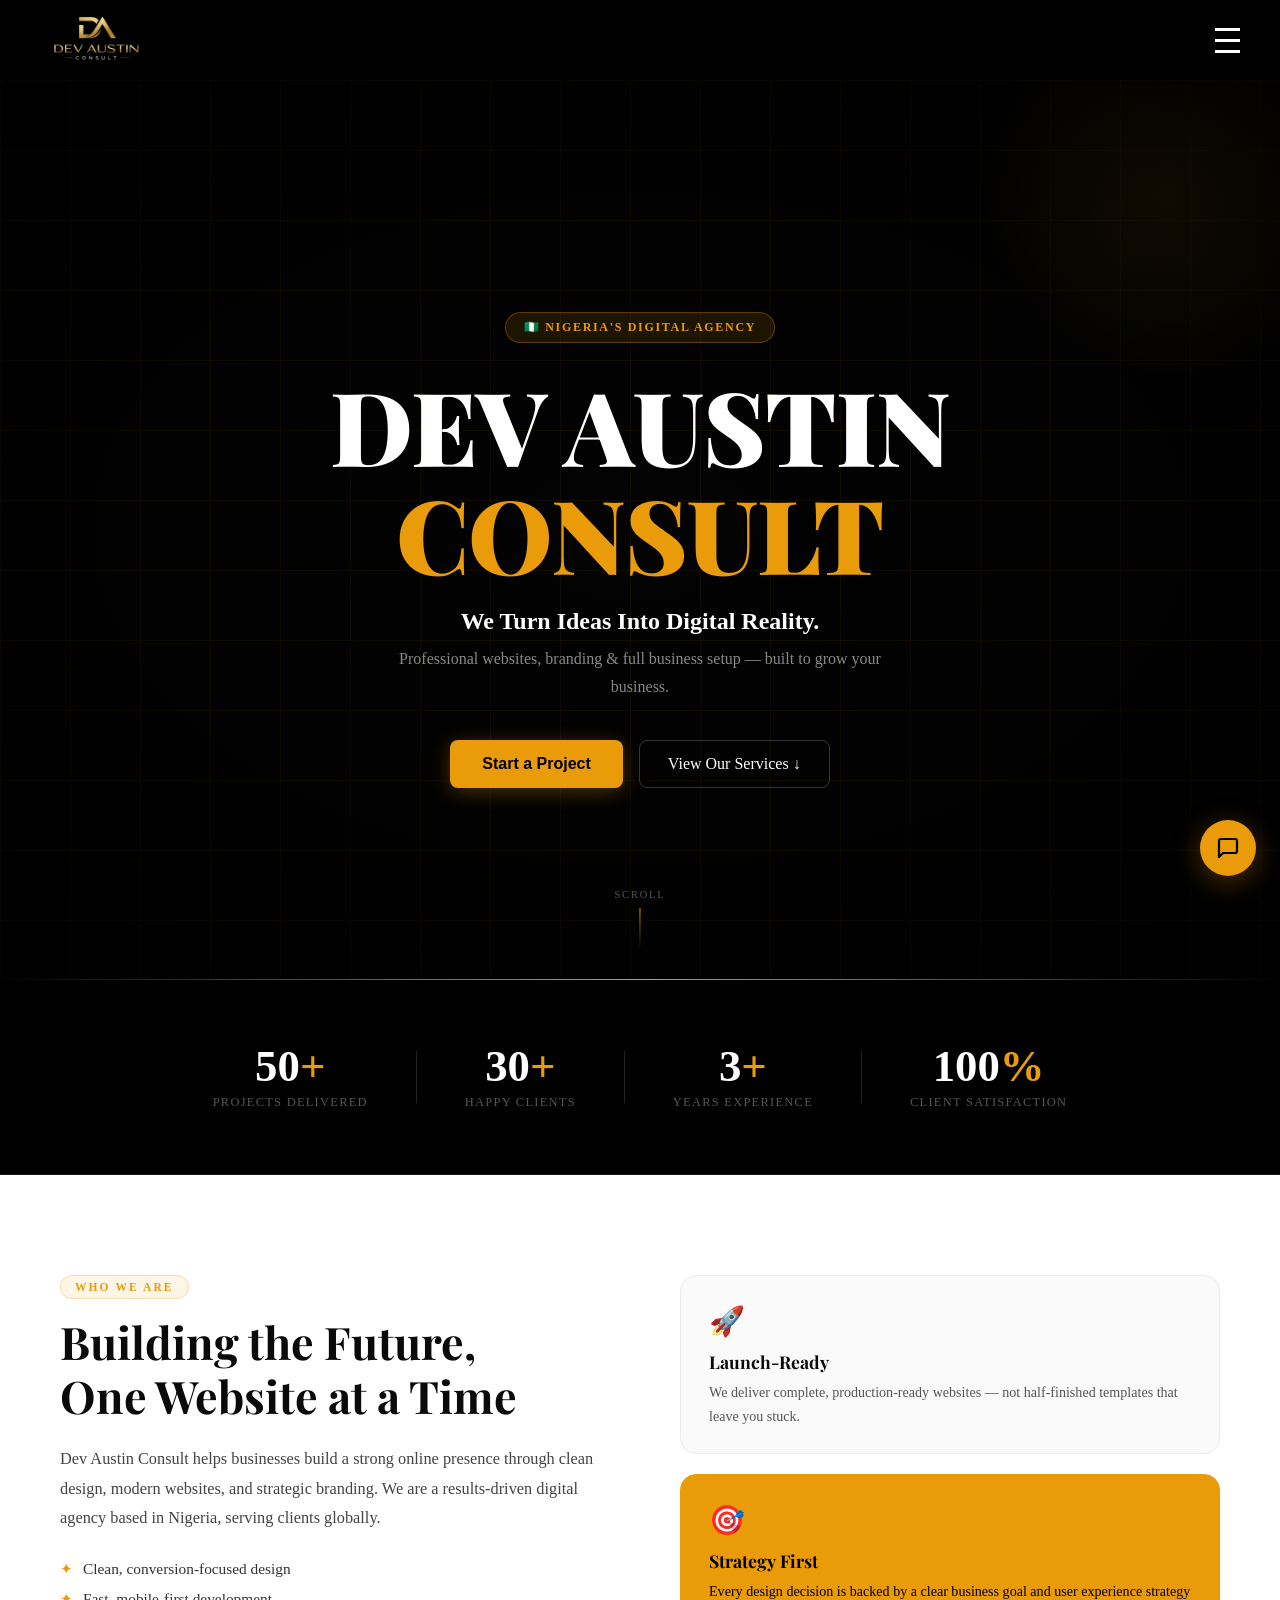
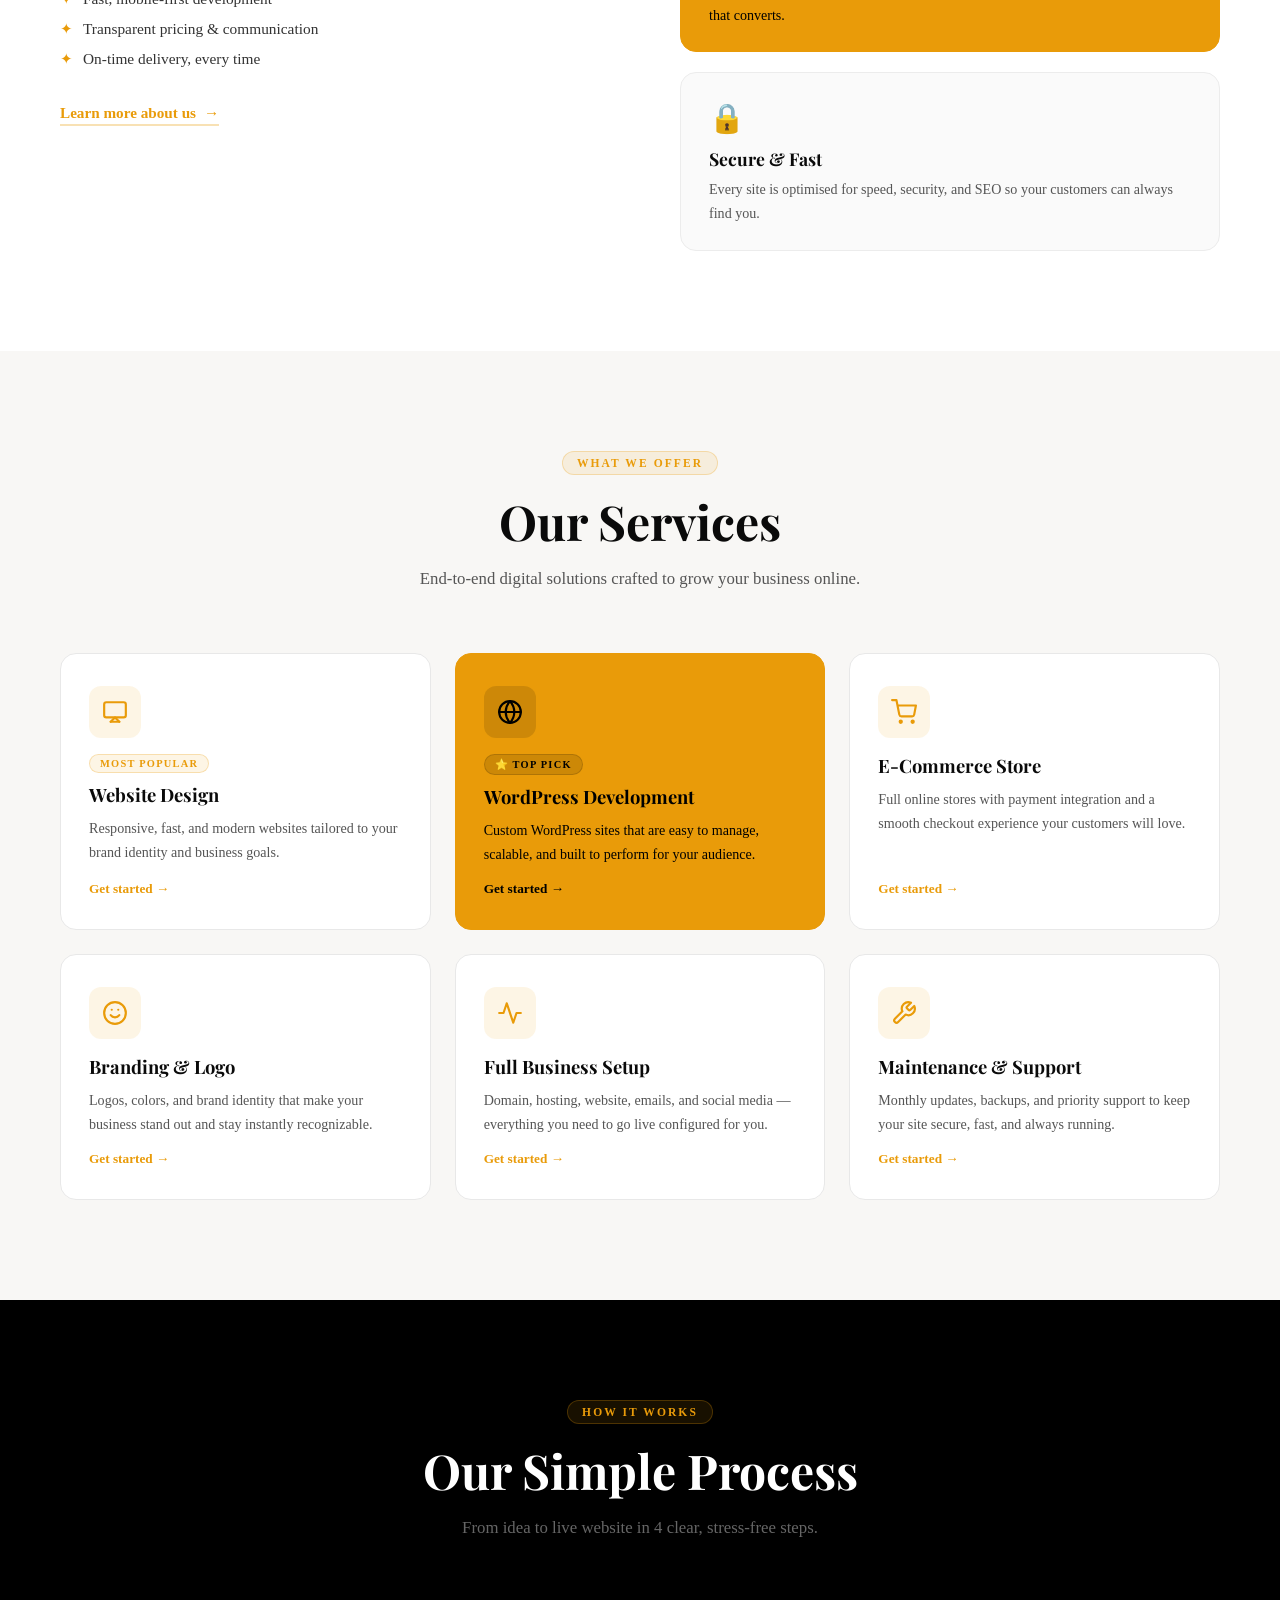
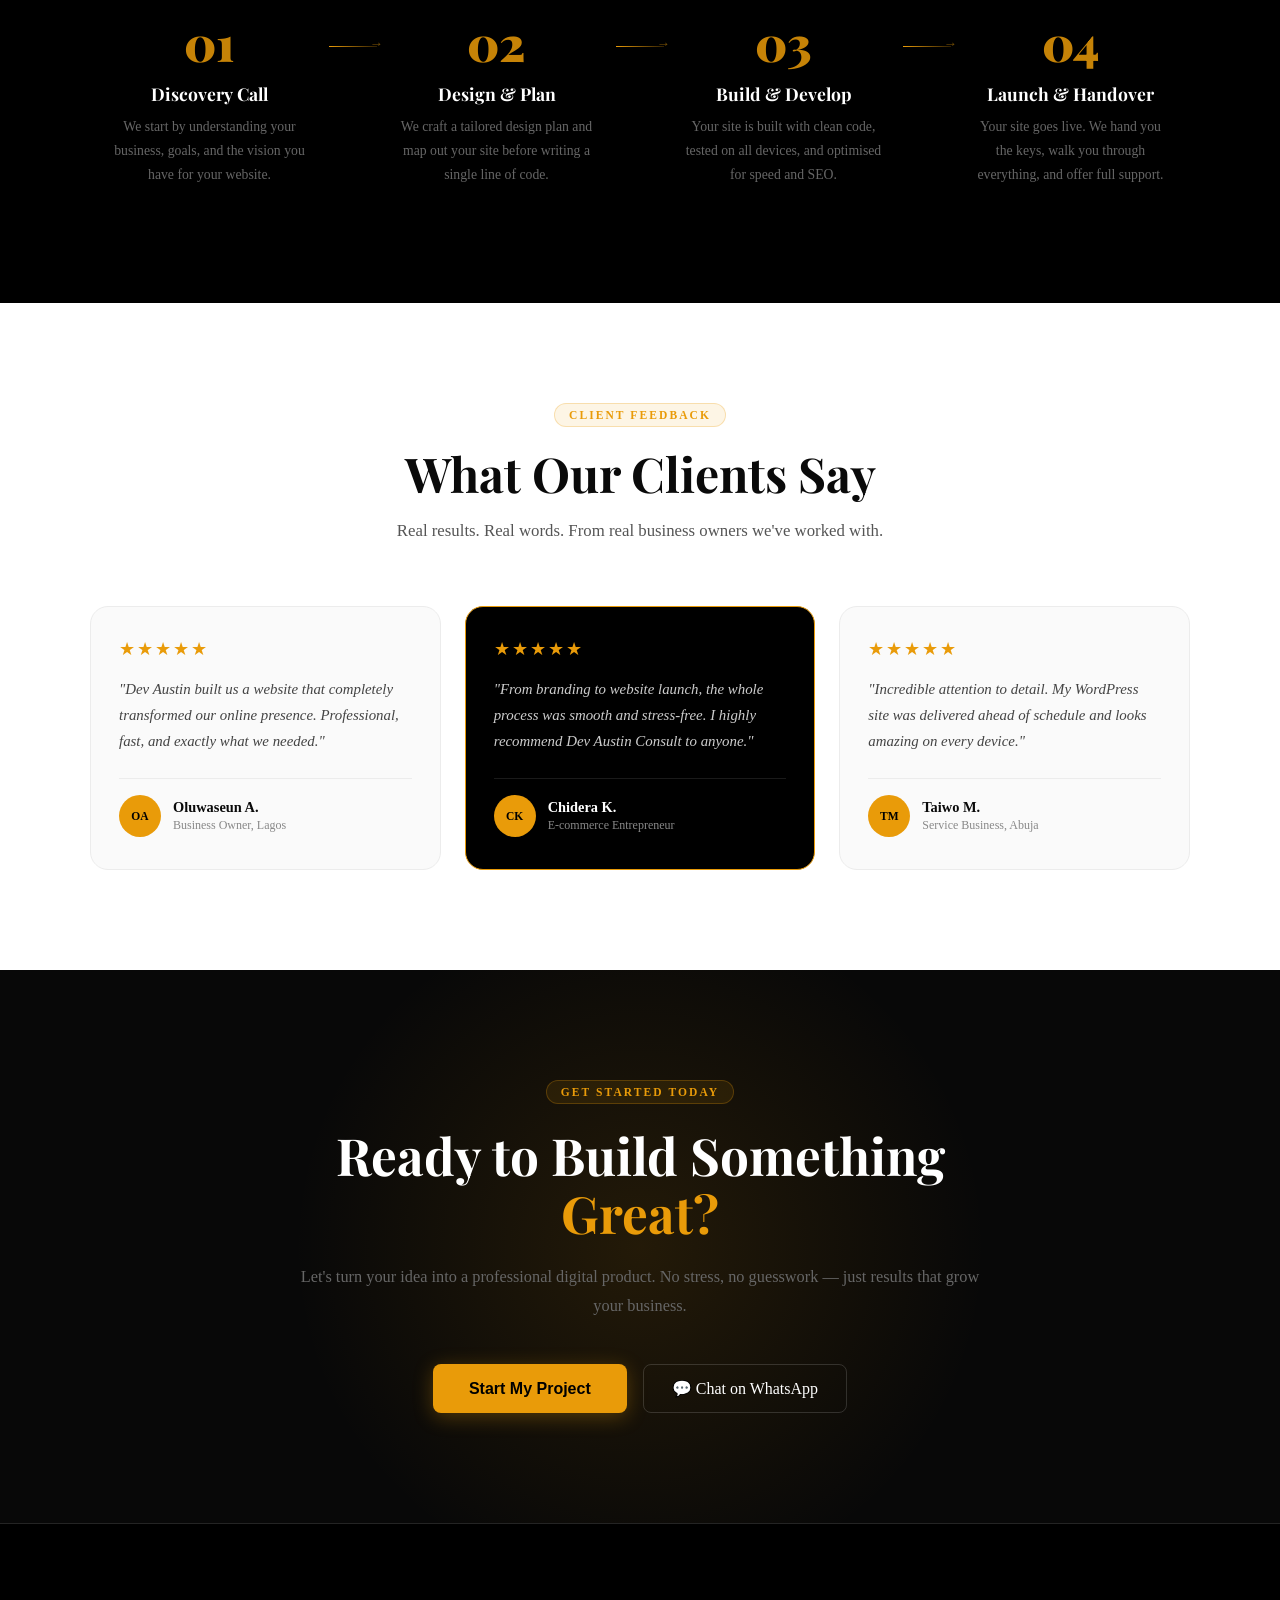
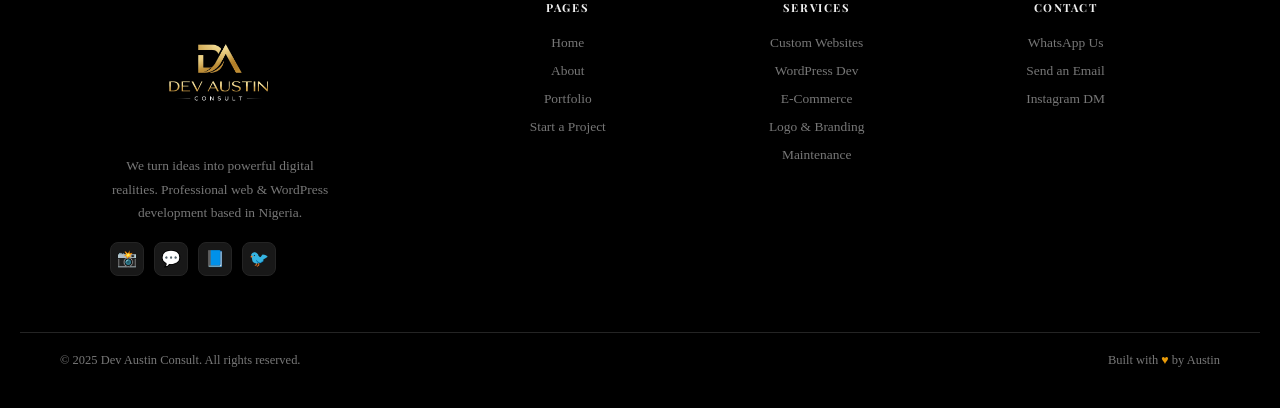
<file: index.html>
<!DOCTYPE html>
<html lang="en">

<head>
    <meta charset="UTF-8">
    <meta name="viewport" content="width=device-width, initial-scale=1.0">
    <title>Dev Austin Consult | Professional Web & WordPress Development</title>
    <link rel="stylesheet" href="consult.css">
    <link rel="manifest" href="manifest.json">
    <link href="https://fonts.googleapis.com/css2?family=Playfair+Display:wght@400;600;700;900&family=DM+Sans:ital,opsz,wght@0,9..40,300;0,9..40,400;0,9..40,500;0,9..40,600;0,9..40,700;1,9..40,400&display=swap" rel="stylesheet">
</head>

<body>

    <!-- ═══════════════════════════════════════════════
         HEADER — NOT TOUCHED
    ═══════════════════════════════════════════════ -->
    <header class="navbar">
        <img src="file_00000000eac072439d1abe2cc0e248ca.png" alt="" width="200px" height="150px" class="pro">

        <div class="hamburger" id="hamburger">
            <span></span>
            <span></span>
            <span></span>
        </div>
        <nav class="link" id="navLinks">
            <a href="index.html" class="active">Home</a>
            <a href="about.html">About</a>
            <a href="start-project.html">Start Project</a>
        </nav>
    </header>

    <!-- ═══════════════════════════════════════════════
         HERO SECTION
    ═══════════════════════════════════════════════ -->
    <section class="hero">
        <div class="hero-grid-bg"></div>
        <div class="hero-glow"></div>
        <div class="hero-content">
            <div class="hero-badge reveal">🇳🇬 Nigeria's Digital Agency</div>
            <h1 class="bio reveal">DEV AUSTIN<br><span class="gold-text">CONSULT</span></h1>
            <p class="hero-sub reveal">We Turn Ideas Into Digital Reality.</p>
            <p class="hero-desc reveal">Professional websites, branding & full business setup — built to grow your business.</p>
            <div class="hero-btns reveal">
                <button class="btn"><a href="start-project.html" class="prep">Start a Project</a></button>
                <a href="#services" class="btn-ghost">View Our Services ↓</a>
            </div>
        </div>
        <div class="hero-scroll-hint">
            <span>scroll</span>
            <div class="scroll-bar"></div>
        </div>
        <div class="hero-bottom-line"></div>
    </section>


    <!-- ═══════════════════════════════════════════════
         STATS STRIP
    ═══════════════════════════════════════════════ -->
    <section class="stats-strip">
        <div class="stat reveal">
            <span class="stat-num">50<span class="gold-text">+</span></span>
            <span class="stat-label">Projects Delivered</span>
        </div>
        <div class="stat-divider"></div>
        <div class="stat reveal">
            <span class="stat-num">30<span class="gold-text">+</span></span>
            <span class="stat-label">Happy Clients</span>
        </div>
        <div class="stat-divider"></div>
        <div class="stat reveal">
            <span class="stat-num">3<span class="gold-text">+</span></span>
            <span class="stat-label">Years Experience</span>
        </div>
        <div class="stat-divider"></div>
        <div class="stat reveal">
            <span class="stat-num">100<span class="gold-text">%</span></span>
            <span class="stat-label">Client Satisfaction</span>
        </div>
    </section>


    <!-- ═══════════════════════════════════════════════
         ABOUT / WHAT WE DO
    ═══════════════════════════════════════════════ -->
    <section class="about" id="about">
        <div class="about-inner">
            <div class="about-text reveal">
                <span class="section-tag">Who We Are</span>
                <h2>Building the Future,<br>One Website at a Time</h2>
                <p class="about-lead">Dev Austin Consult helps businesses build a strong online presence through clean design, modern websites, and strategic branding. We are a results-driven digital agency based in Nigeria, serving clients globally.</p>
                <ul class="about-list">
                    <li><span class="gold-text">✦</span> Clean, conversion-focused design</li>
                    <li><span class="gold-text">✦</span> Fast, mobile-first development</li>
                    <li><span class="gold-text">✦</span> Transparent pricing & communication</li>
                    <li><span class="gold-text">✦</span> On-time delivery, every time</li>
                </ul>
                <a href="about.html" class="link-arrow">Learn more about us <span class="arrow-icon">→</span></a>
            </div>
            <div class="about-cards reveal">
                <div class="about-card">
                    <div class="about-card-icon">🚀</div>
                    <h4>Launch-Ready</h4>
                    <p>We deliver complete, production-ready websites — not half-finished templates that leave you stuck.</p>
                </div>
                <div class="about-card gold-card">
                    <div class="about-card-icon">🎯</div>
                    <h4>Strategy First</h4>
                    <p>Every design decision is backed by a clear business goal and user experience strategy that converts.</p>
                </div>
                <div class="about-card">
                    <div class="about-card-icon">🔒</div>
                    <h4>Secure & Fast</h4>
                    <p>Every site is optimised for speed, security, and SEO so your customers can always find you.</p>
                </div>
            </div>
        </div>
    </section>


    <!-- ═══════════════════════════════════════════════
         SERVICES
    ═══════════════════════════════════════════════ -->
    <section class="services" id="services">
        <div class="services-inner">
            <div class="section-head reveal">
                <span class="section-tag">What We Offer</span>
                <h2>Our Services</h2>
                <p>End-to-end digital solutions crafted to grow your business online.</p>
            </div>
            <div class="all">

                <div class="service-box reveal">
                    <div class="service-icon-wrap">
                        <svg width="26" height="26" viewBox="0 0 24 24" fill="none" stroke="currentColor" stroke-width="2" stroke-linecap="round" stroke-linejoin="round"><rect x="2" y="3" width="20" height="14" rx="2"/><polyline points="8,21 12,17 16,21"/><line x1="8" y1="21" x2="16" y2="21"/></svg>
                    </div>
                    <div class="srv-badge">Most Popular</div>
                    <h3>Website Design</h3>
                    <p>Responsive, fast, and modern websites tailored to your brand identity and business goals.</p>
                    <a href="start-project.html" class="srv-link">Get started →</a>
                </div>

                <div class="service-box featured-box reveal">
                    <div class="service-icon-wrap featured-icon">
                        <svg width="26" height="26" viewBox="0 0 24 24" fill="none" stroke="currentColor" stroke-width="2" stroke-linecap="round" stroke-linejoin="round"><circle cx="12" cy="12" r="10"/><line x1="2" y1="12" x2="22" y2="12"/><path d="M12 2a15.3 15.3 0 0 1 4 10 15.3 15.3 0 0 1-4 10 15.3 15.3 0 0 1-4-10 15.3 15.3 0 0 1 4-10z"/></svg>
                    </div>
                    <div class="srv-badge featured-badge">⭐ Top Pick</div>
                    <h3>WordPress Development</h3>
                    <p>Custom WordPress sites that are easy to manage, scalable, and built to perform for your audience.</p>
                    <a href="start-project.html" class="srv-link srv-link-dark">Get started →</a>
                </div>

                <div class="service-box reveal">
                    <div class="service-icon-wrap">
                        <svg width="26" height="26" viewBox="0 0 24 24" fill="none" stroke="currentColor" stroke-width="2" stroke-linecap="round" stroke-linejoin="round"><circle cx="9" cy="21" r="1"/><circle cx="20" cy="21" r="1"/><path d="M1 1h4l2.68 13.39a2 2 0 0 0 2 1.61h9.72a2 2 0 0 0 2-1.61L23 6H6"/></svg>
                    </div>
                    <h3>E-Commerce Store</h3>
                    <p>Full online stores with payment integration and a smooth checkout experience your customers will love.</p>
                    <a href="start-project.html" class="srv-link">Get started →</a>
                </div>

                <div class="service-box reveal">
                    <div class="service-icon-wrap">
                        <svg width="26" height="26" viewBox="0 0 24 24" fill="none" stroke="currentColor" stroke-width="2" stroke-linecap="round" stroke-linejoin="round"><circle cx="12" cy="12" r="10"/><path d="M8 14s1.5 2 4 2 4-2 4-2"/><line x1="9" y1="9" x2="9.01" y2="9"/><line x1="15" y1="9" x2="15.01" y2="9"/></svg>
                    </div>
                    <h3>Branding & Logo</h3>
                    <p>Logos, colors, and brand identity that make your business stand out and stay instantly recognizable.</p>
                    <a href="start-project.html" class="srv-link">Get started →</a>
                </div>

                <div class="service-box reveal">
                    <div class="service-icon-wrap">
                        <svg width="26" height="26" viewBox="0 0 24 24" fill="none" stroke="currentColor" stroke-width="2" stroke-linecap="round" stroke-linejoin="round"><polyline points="22 12 18 12 15 21 9 3 6 12 2 12"/></svg>
                    </div>
                    <h3>Full Business Setup</h3>
                    <p>Domain, hosting, website, emails, and social media — everything you need to go live configured for you.</p>
                    <a href="start-project.html" class="srv-link">Get started →</a>
                </div>

                <div class="service-box reveal">
                    <div class="service-icon-wrap">
                        <svg width="26" height="26" viewBox="0 0 24 24" fill="none" stroke="currentColor" stroke-width="2" stroke-linecap="round" stroke-linejoin="round"><path d="M14.7 6.3a1 1 0 0 0 0 1.4l1.6 1.6a1 1 0 0 0 1.4 0l3.77-3.77a6 6 0 0 1-7.94 7.94l-6.91 6.91a2.12 2.12 0 0 1-3-3l6.91-6.91a6 6 0 0 1 7.94-7.94l-3.77 3.77z"/></svg>
                    </div>
                    <h3>Maintenance & Support</h3>
                    <p>Monthly updates, backups, and priority support to keep your site secure, fast, and always running.</p>
                    <a href="start-project.html" class="srv-link">Get started →</a>
                </div>

            </div>
        </div>
    </section>


    <!-- ═══════════════════════════════════════════════
         PROCESS
    ═══════════════════════════════════════════════ -->
    <section class="process">
        <div class="process-inner">
            <div class="section-head reveal">
                <span class="section-tag">How It Works</span>
                <h2>Our Simple Process</h2>
                <p>From idea to live website in 4 clear, stress-free steps.</p>
            </div>
            <div class="steps">
                <div class="step reveal">
                    <div class="step-num">01</div>
                    <h4>Discovery Call</h4>
                    <p>We start by understanding your business, goals, and the vision you have for your website.</p>
                </div>
                <div class="step-connector"></div>
                <div class="step reveal">
                    <div class="step-num">02</div>
                    <h4>Design & Plan</h4>
                    <p>We craft a tailored design plan and map out your site before writing a single line of code.</p>
                </div>
                <div class="step-connector"></div>
                <div class="step reveal">
                    <div class="step-num">03</div>
                    <h4>Build & Develop</h4>
                    <p>Your site is built with clean code, tested on all devices, and optimised for speed and SEO.</p>
                </div>
                <div class="step-connector"></div>
                <div class="step reveal">
                    <div class="step-num">04</div>
                    <h4>Launch & Handover</h4>
                    <p>Your site goes live. We hand you the keys, walk you through everything, and offer full support.</p>
                </div>
            </div>
        </div>
    </section>


    <!-- ═══════════════════════════════════════════════
         TESTIMONIALS
    ═══════════════════════════════════════════════ -->
    <section class="testimonials">
        <div class="testimonials-inner">
            <div class="section-head reveal">
                <span class="section-tag">Client Feedback</span>
                <h2>What Our Clients Say</h2>
                <p>Real results. Real words. From real business owners we've worked with.</p>
            </div>
            <div class="testi-grid">

                <div class="testi-card reveal">
                    <div class="testi-stars">★★★★★</div>
                    <p>"Dev Austin built us a website that completely transformed our online presence. Professional, fast, and exactly what we needed."</p>
                    <div class="testi-author">
                        <div class="testi-avatar">OA</div>
                        <div class="testi-info">
                            <strong>Oluwaseun A.</strong>
                            <span>Business Owner, Lagos</span>
                        </div>
                    </div>
                </div>

                <div class="testi-card gold-testi reveal">
                    <div class="testi-stars">★★★★★</div>
                    <p>"From branding to website launch, the whole process was smooth and stress-free. I highly recommend Dev Austin Consult to anyone."</p>
                    <div class="testi-author">
                        <div class="testi-avatar">CK</div>
                        <div class="testi-info">
                            <strong>Chidera K.</strong>
                            <span>E-commerce Entrepreneur</span>
                        </div>
                    </div>
                </div>

                <div class="testi-card reveal">
                    <div class="testi-stars">★★★★★</div>
                    <p>"Incredible attention to detail. My WordPress site was delivered ahead of schedule and looks amazing on every device."</p>
                    <div class="testi-author">
                        <div class="testi-avatar">TM</div>
                        <div class="testi-info">
                            <strong>Taiwo M.</strong>
                            <span>Service Business, Abuja</span>
                        </div>
                    </div>
                </div>

            </div>
        </div>
    </section>


    <!-- ═══════════════════════════════════════════════
         CTA
    ═══════════════════════════════════════════════ -->
    <section class="cta">
        <div class="cta-inner reveal">
            <div class="cta-tag">Get Started Today</div>
            <h2>Ready to Build Something<br><span class="gold-text">Great?</span></h2>
            <p>Let's turn your idea into a professional digital product. No stress, no guesswork — just results that grow your business.</p>
            <div class="cta-btns">
                <button class="start"><a href="start-project.html" class="btnf">Start My Project</a></button>
                <a href="https://wa.me/2348036492800" class="whatsapp-btn">💬 Chat on WhatsApp</a>
            </div>
        </div>
    </section>


    <!-- ═══════════════════════════════════════════════
         FOOTER — NOT TOUCHED
    ═══════════════════════════════════════════════ -->
    <footer class="footer">
        <div class="footer-top wrap">
            <div class="ft-brand">
                <img src="file_00000000eac072439d1abe2cc0e248ca.png" alt="Dev Austin Consult" width="200px" height="150px" class="dam">
                <p>We turn ideas into powerful digital realities. Professional web & WordPress development based in Nigeria.</p>
                <div class="ft-socials">
                    <a href="#">📸</a><a href="#">💬</a><a href="#">📘</a><a href="#">🐦</a>
                </div>
            </div>
            <div class="ft-col">
                <h5>Pages</h5>
                <ul>
                    <li><a href="index.html">Home</a></li>
                    <li><a href="about.html">About</a></li>
                    <li><a href="#portfolio">Portfolio</a></li>
                    <li><a href="start-project.html">Start a Project</a></li>
                </ul>
            </div>
            <div class="ft-col">
                <h5>Services</h5>
                <ul>
                    <li><a href="#">Custom Websites</a></li>
                    <li><a href="#">WordPress Dev</a></li>
                    <li><a href="#">E-Commerce</a></li>
                    <li><a href="#">Logo & Branding</a></li>
                    <li><a href="#">Maintenance</a></li>
                </ul>
            </div>
            <div class="ft-col">
                <h5>Contact</h5>
                <ul>
                    <li><a href="https://wa.me/2348036492800">WhatsApp Us</a></li>
                    <li><a href="mailto:devaustin855@gmail.com">Send an Email</a></li>
                    <li><a href="#">Instagram DM</a></li>
                </ul>
            </div>
        </div>
        <div class="footer-bottom">
            <div class="wrap fb-inner">
                <p>© 2025 Dev Austin Consult. All rights reserved.</p>
                <p>Built with <span style="color:var(--accent)">♥</span> by Austin</p>
            </div>
        </div>
    </footer>


    <!-- ═══════════════════════════════════════════════
         AI CHAT FAB — NOT TOUCHED
    ═══════════════════════════════════════════════ -->
    <button class="chat-fab" id="chatFab" title="Chat with Austin AI">
        <svg viewBox="0 0 24 24" fill="none" stroke="#000" stroke-width="2.2" stroke-linecap="round" stroke-linejoin="round">
            <path d="M21 15a2 2 0 0 1-2 2H7l-4 4V5a2 2 0 0 1 2-2h14a2 2 0 0 1 2 2z"/>
        </svg>
    </button>
    <div class="chat-bubble" id="chatBubble">
        <div class="chat-header">
            <div class="chat-avatar">🧑‍💻</div>
            <div class="chat-header-info">
                <h4>Dev Austin AI</h4>
                <p>● Online — Ask me anything</p>
            </div>
            <button class="chat-close" id="chatClose">✕</button>
        </div>
        <div class="chat-messages" id="chatMessages">
            <div class="msg bot">Hey! 👋 I'm Austin AI — your guide to working with <strong>Dev Austin Consult</strong>. Ask me anything about services, pricing, or how to get started!</div>
        </div>
        <div class="quick-replies" id="quickReplies">
            <button class="quick-reply">What do you do?</button>
            <button class="quick-reply">How much does a website cost?</button>
            <button class="quick-reply">How long does it take?</button>
            <button class="quick-reply">WordPress or custom?</button>
        </div>
        <div class="chat-input-row">
            <input type="text" id="chatInput" placeholder="Type your question…" autocomplete="off">
            <button id="sendBtn">
                <svg viewBox="0 0 24 24" fill="none" stroke="#000" stroke-width="2.5" stroke-linecap="round" stroke-linejoin="round">
                    <line x1="22" y1="2" x2="11" y2="13"/>
                    <polygon points="22 2 15 22 11 13 2 9 22 2"/>
                </svg>
            </button>
        </div>
    </div>

    <script src="consult.js"></script>

    <!-- Scroll Reveal -->
    <script>
        const reveals = document.querySelectorAll('.reveal');
        const revealObserver = new IntersectionObserver((entries) => {
            entries.forEach((entry, i) => {
                if (entry.isIntersecting) {
                    entry.target.style.transitionDelay = (i % 4) * 0.1 + 's';
                    entry.target.classList.add('visible');
                }
            });
        }, { threshold: 0.1 });
        reveals.forEach(el => revealObserver.observe(el));
    </script>

</body>
</html>
</file>
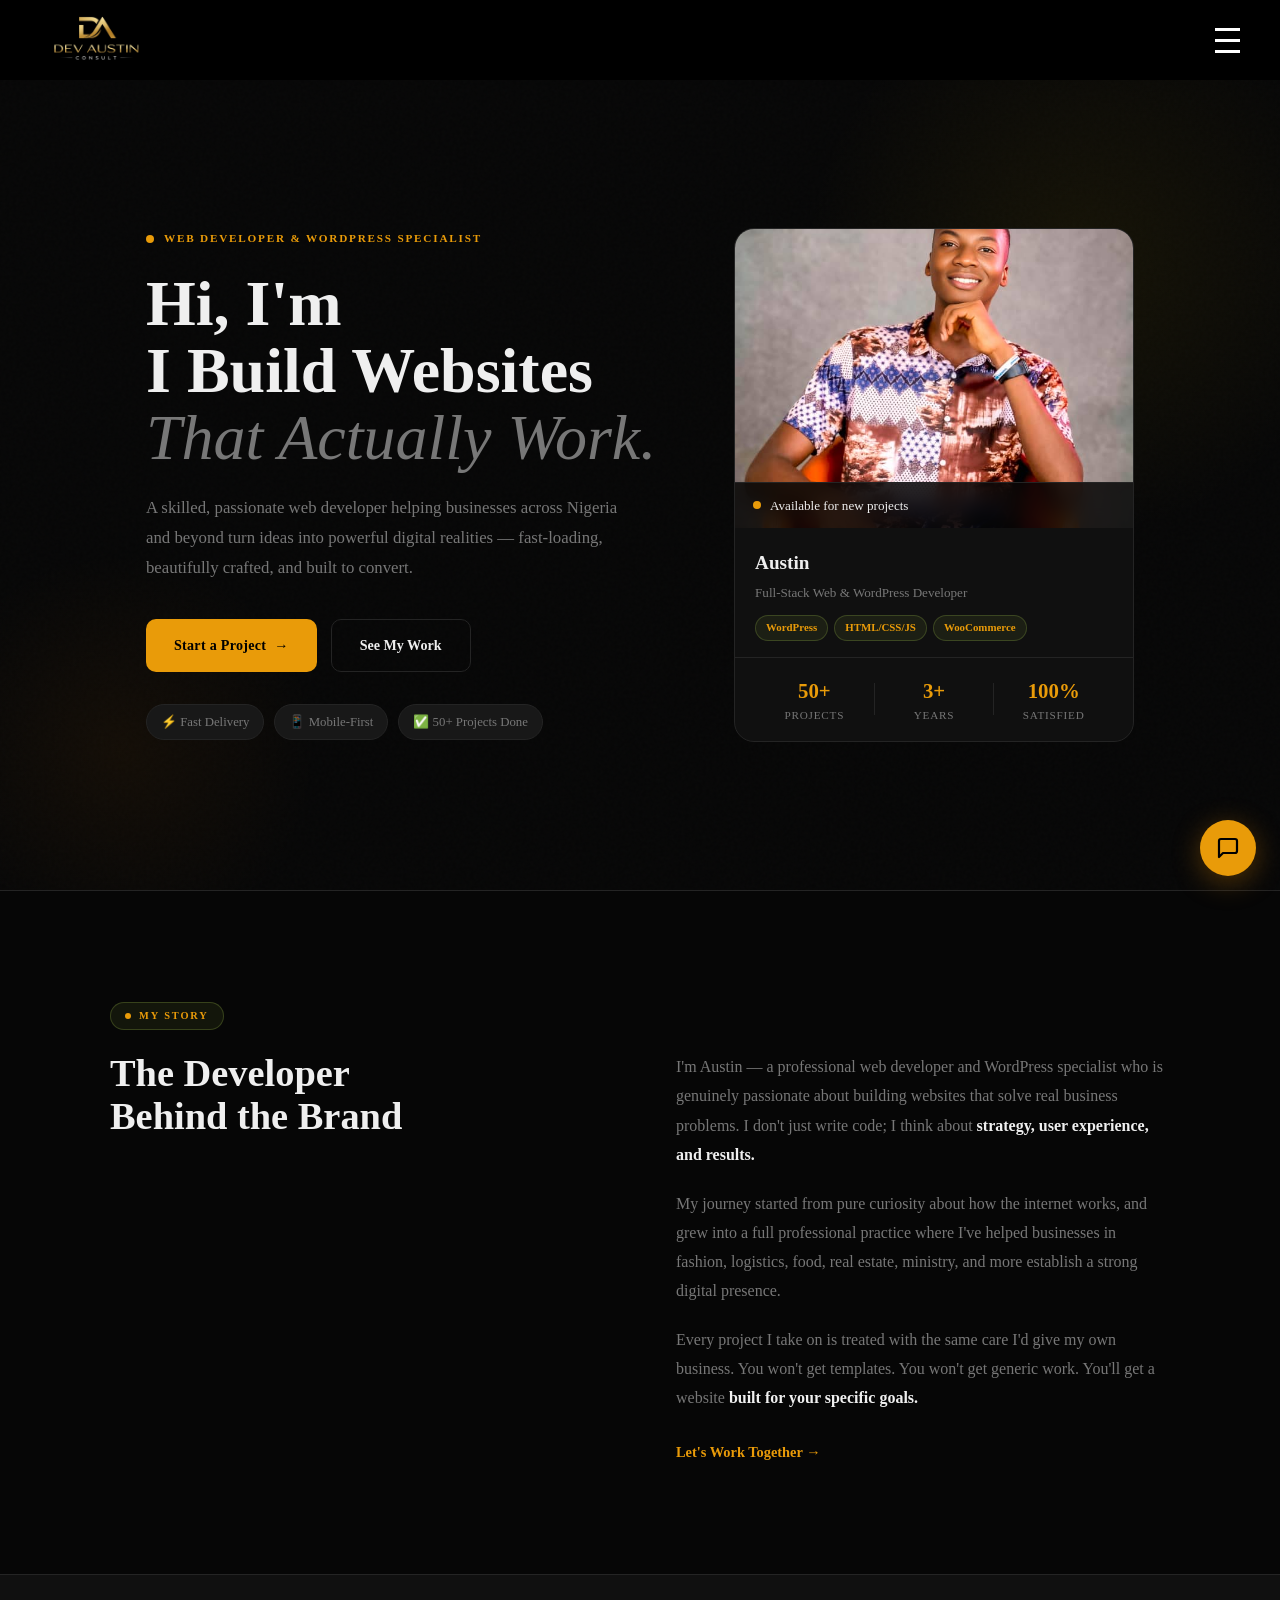
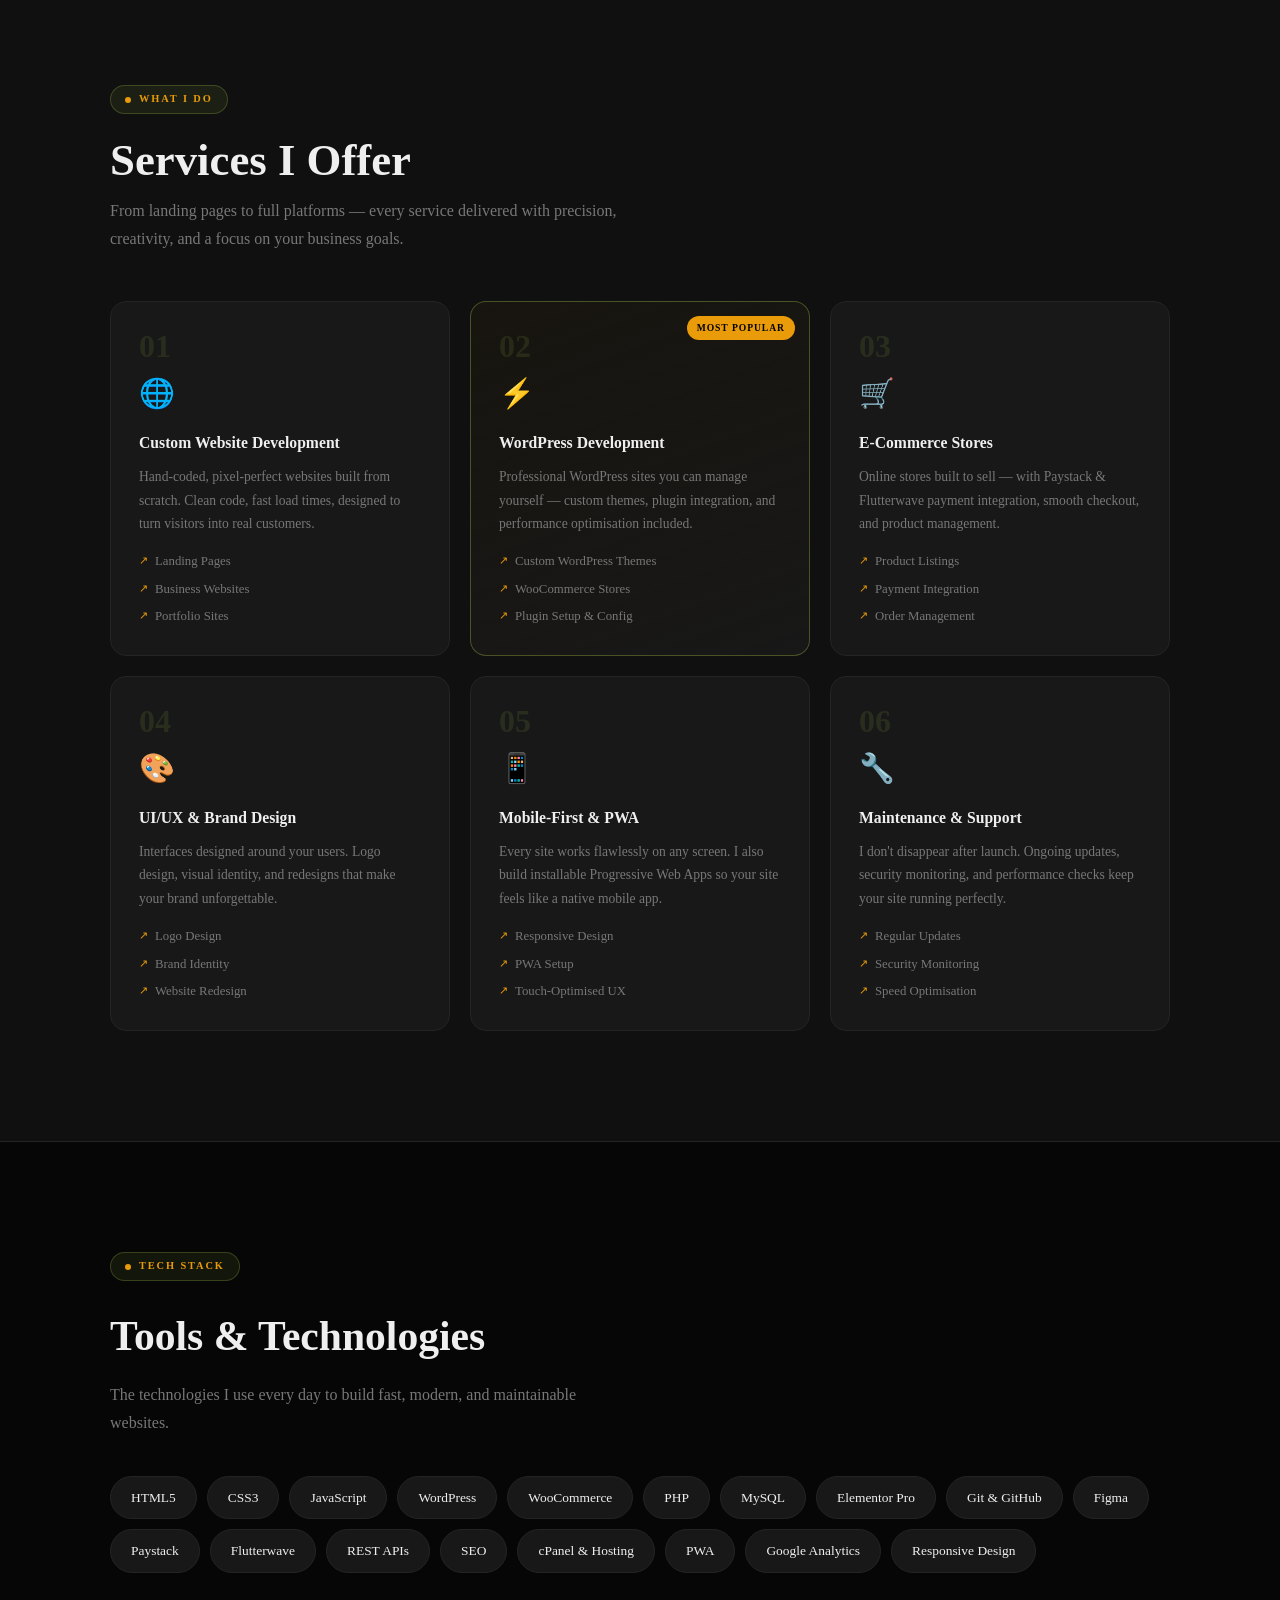
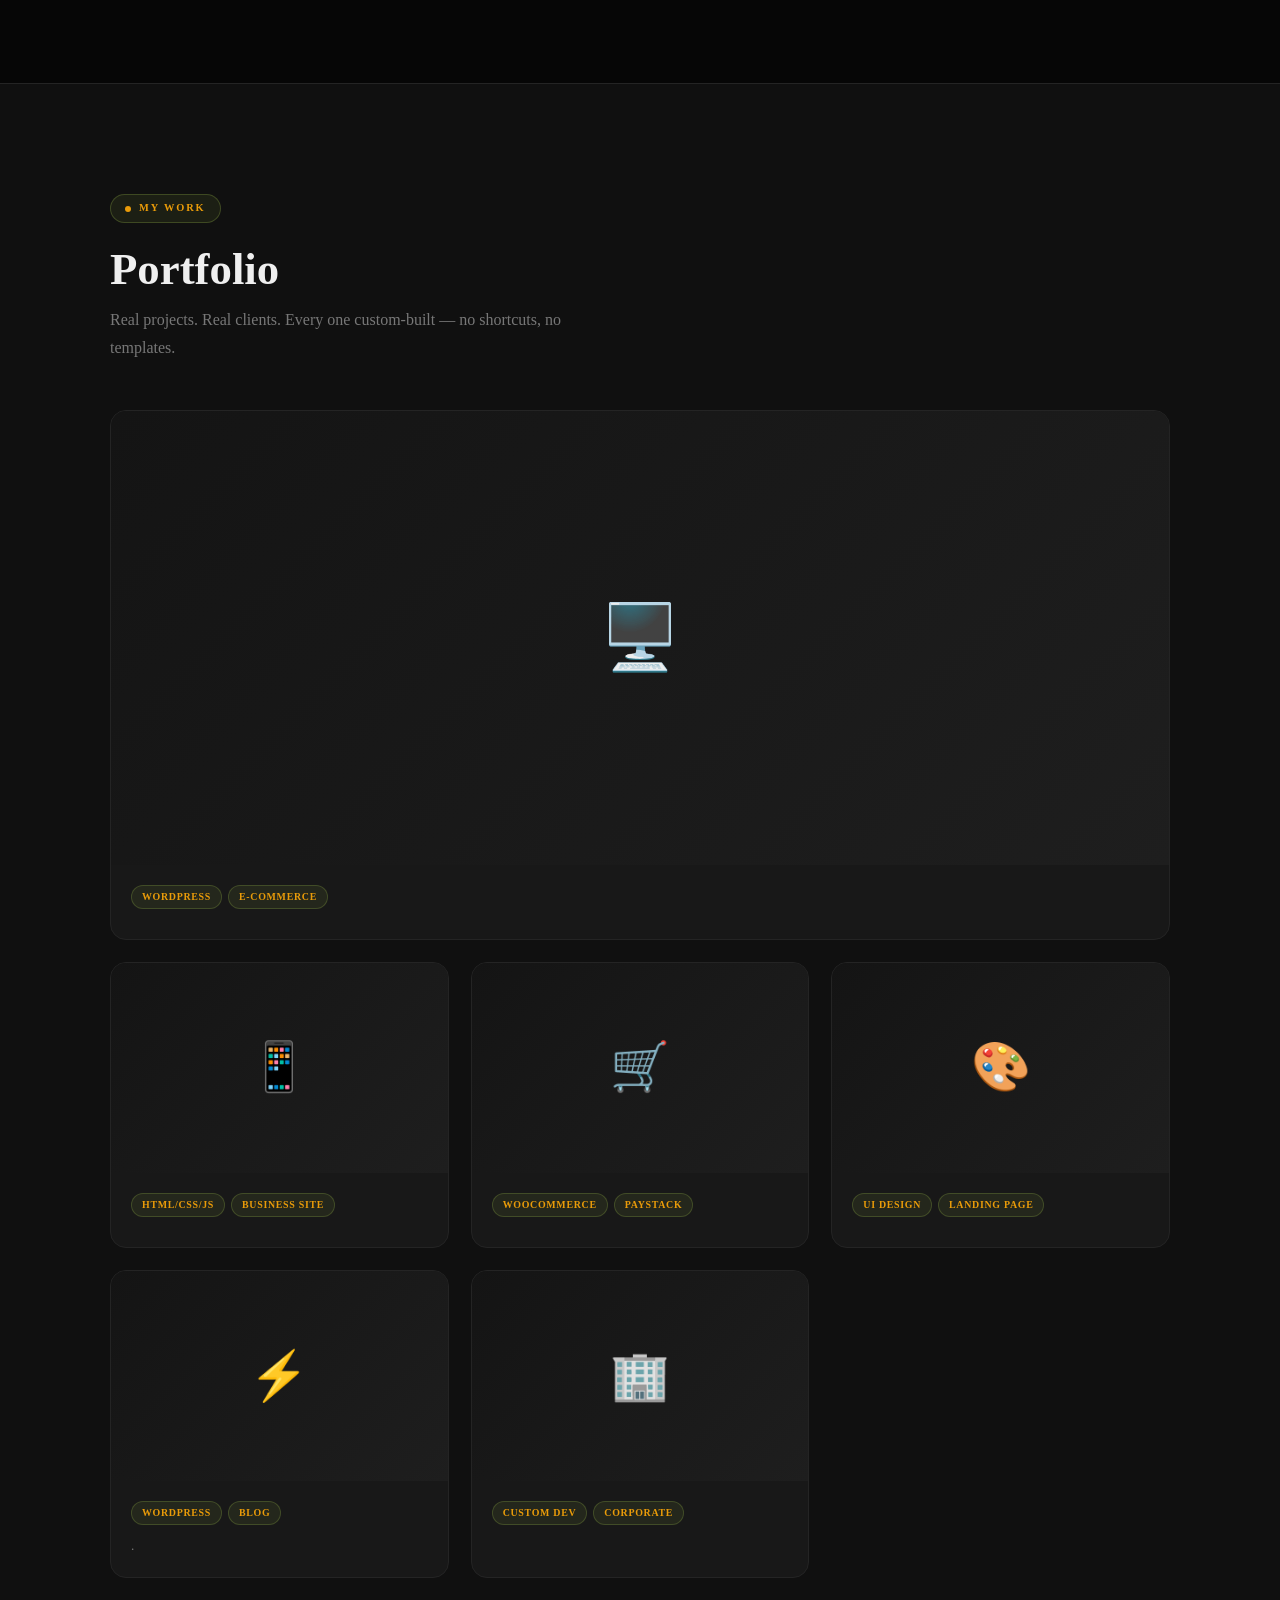
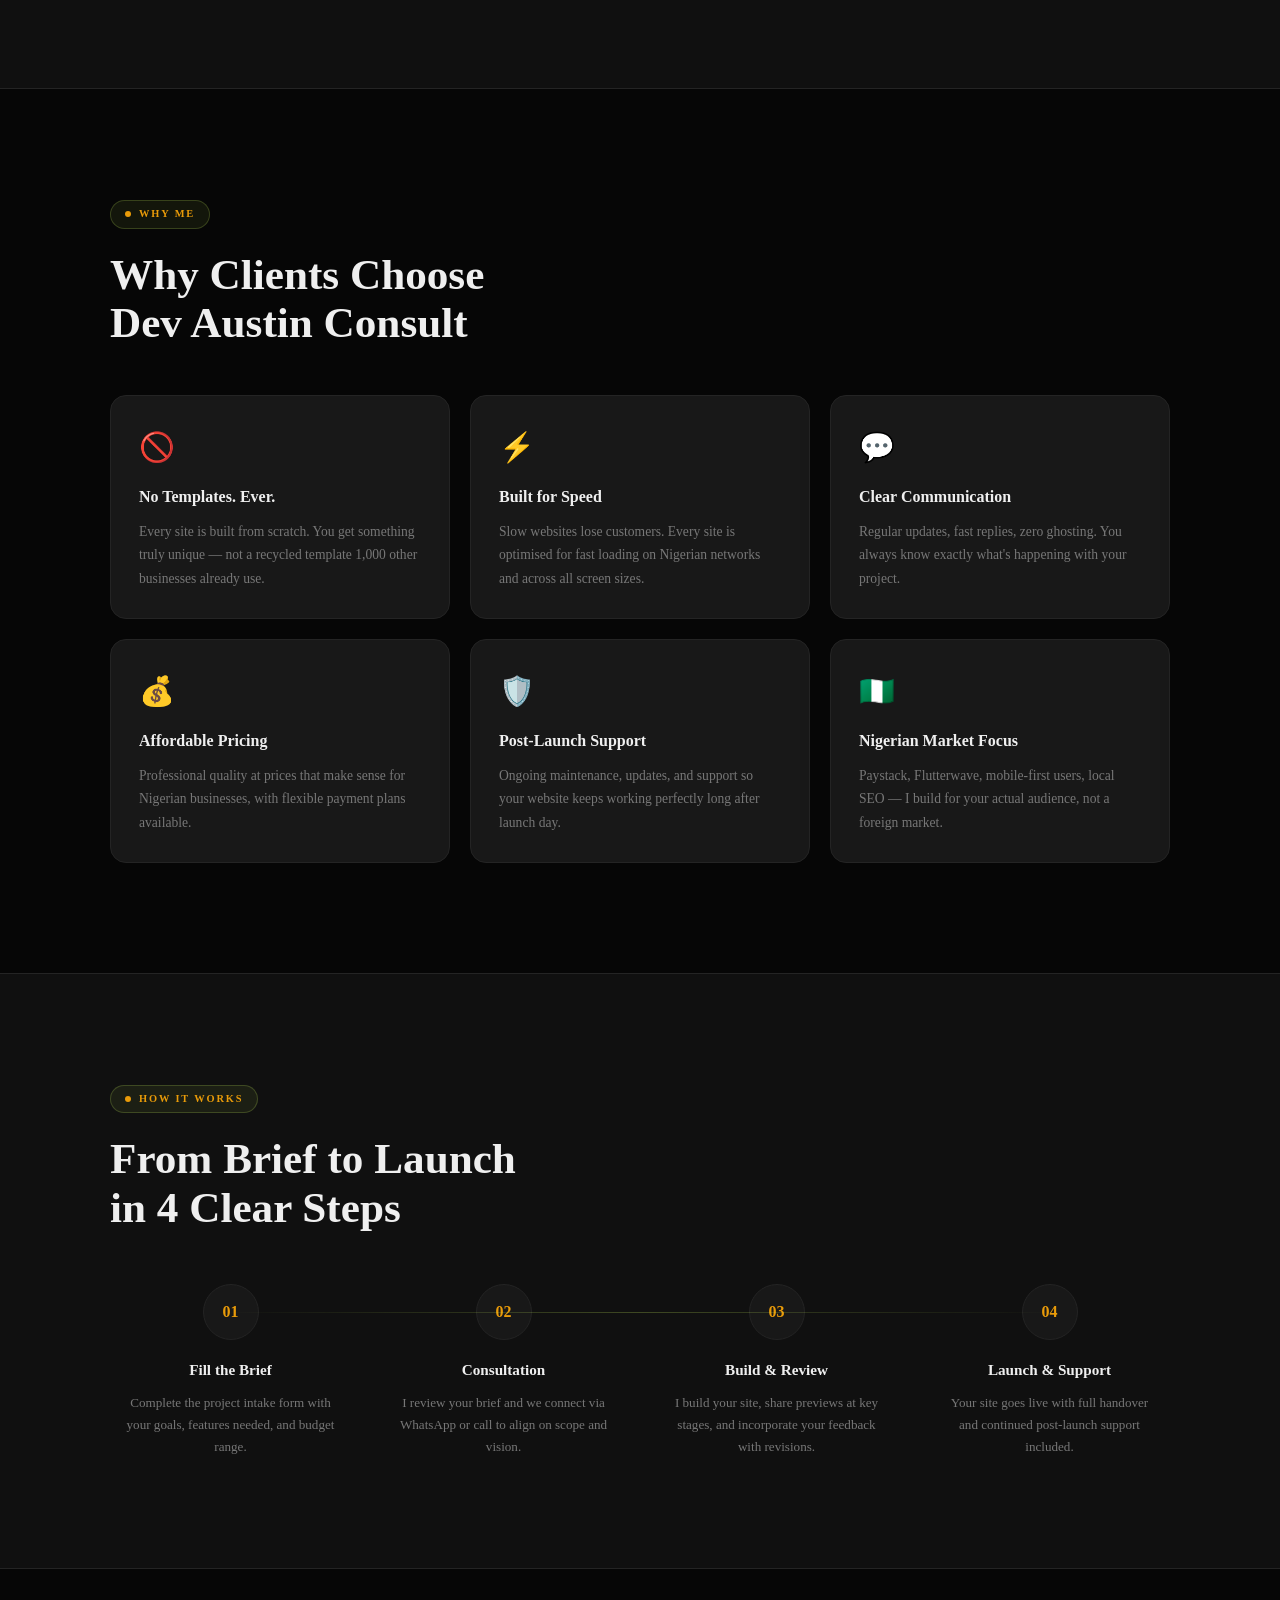
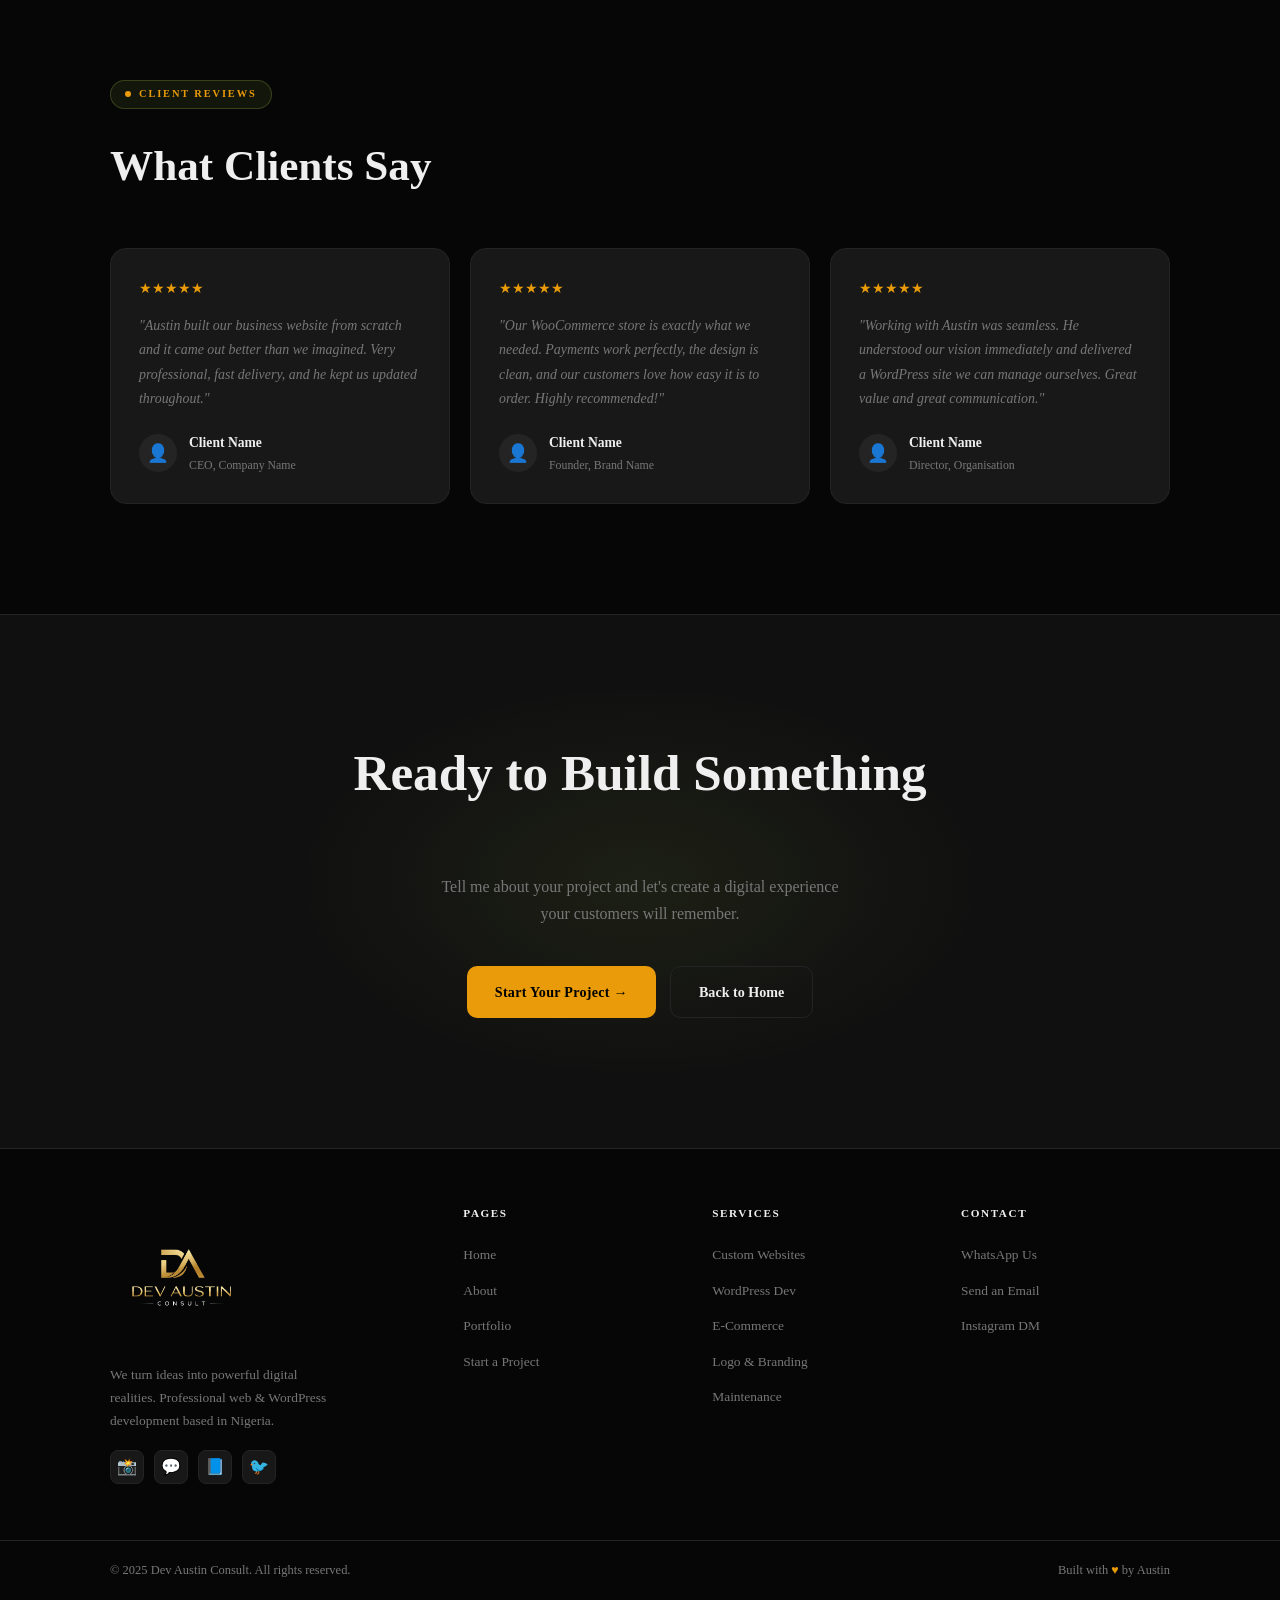
<file: about.html>
<!DOCTYPE html>
<html lang="en">

<head>
  <meta charset="UTF-8">
  <meta name="viewport" content="width=device-width, initial-scale=1.0">
  <title>About — Dev Austin Consult</title>
  <link rel="stylesheet" href="about.css">
  <link rel="manifest" href="manifest.json">
  <meta name="theme-color" content="#050505">
  <link
    href="https://fonts.googleapis.com/css2?family=Syne:wght@400;600;700;800&family=DM+Sans:ital,wght@0,300;0,400;0,500;1,300&display=swap"
    rel="stylesheet">
</head>

<body>

  <!-- NAVBAR -->
  <header class="navbar">
    <img src="file_00000000eac072439d1abe2cc0e248ca.png" alt="" width="200px" height="150px" class="pro">

    <div class="hamburger" id="hamburger">
      <span></span>
      <span></span>
      <span></span>
    </div>
    <nav class="link" id="navLinks">
      <a href="index.html">Home</a>
      <a href="about.html" class="active">About</a>
      <a href="start-project.html">Start Project</a>
    </nav>
  </header>

  <!-- HERO -->
  <section class="hero">
    <div class="hero-noise"></div>
    <div class="glow-1"></div>
    <div class="glow-2"></div>
    <div class="wrap hero-inner">
      <div class="hero-text">
        <div class="eyebrow"><span class="edot"></span>Web Developer & WordPress Specialist</div>
        <h1>Hi, I'm <span class="grad">Dev Austin.</span><br>I Build Websites<br><em>That Actually Work.</em></h1>
        <p class="hero-p">A skilled, passionate web developer helping businesses across Nigeria and beyond turn ideas
          into powerful digital realities — fast-loading, beautifully crafted, and built to convert.</p>
        <div class="hero-btns">
          <a href="start-project.html" class="btn-fill">Start a Project <span>→</span></a>
          <a href="#portfolio" class="btn-line">See My Work</a>
        </div>
        <div class="hero-pills">
          <span>⚡ Fast Delivery</span>
          <span>📱 Mobile-First</span>
          <span>✅ 50+ Projects Done</span>
        </div>
      </div>
      <div class="hero-card">
        <div class="hc-photo">
          <img src="your-photo.jpg" alt="Austin">
          <div class="hc-placeholder">
            <div>👨‍💻</div>
          </div>
          <div class="avail-bar"><span class="avail-dot"></span> Available for new projects</div>
        </div>
        <div class="hc-body">
          <div class="hc-name">Austin</div>
          <div class="hc-role">Full-Stack Web & WordPress Developer</div>
          <div class="hc-tags"><span>WordPress</span><span>HTML/CSS/JS</span><span>WooCommerce</span></div>
        </div>
        <div class="hc-stats">
          <div class="hcs">
            <div class="hcs-n">50+</div>
            <div class="hcs-l">Projects</div>
          </div>
          <div class="hcs-div"></div>
          <div class="hcs">
            <div class="hcs-n">3+</div>
            <div class="hcs-l">Years</div>
          </div>
          <div class="hcs-div"></div>
          <div class="hcs">
            <div class="hcs-n">100%</div>
            <div class="hcs-l">Satisfied</div>
          </div>
        </div>
      </div>
    </div>
  </section>

  <!-- STORY -->
  <section class="story">
    <div class="wrap story-inner">
      <div class="slabel">My Story</div>
      <div class="story-grid">
        <div class="story-l">
          <h2>The Developer<br>Behind the Brand</h2>
          <div class="s-line"></div>
        </div>
        <div class="story-r">
          <p>I'm Austin — a professional web developer and WordPress specialist who is genuinely passionate about
            building websites that solve real business problems. I don't just write code; I think about
            <strong>strategy, user experience, and results.</strong></p>
          <p>My journey started from pure curiosity about how the internet works, and grew into a full professional
            practice where I've helped businesses in fashion, logistics, food, real estate, ministry, and more establish
            a strong digital presence.</p>
          <p>Every project I take on is treated with the same care I'd give my own business. You won't get templates.
            You won't get generic work. You'll get a website <strong>built for your specific goals.</strong></p>
          <a href="start-project.html" class="story-cta">Let's Work Together →</a>
        </div>
      </div>
    </div>
  </section>

  <!-- SERVICES -->
  <section class="services" id="services">
    <div class="wrap">
      <div class="slabel">What I Do</div>
      <div class="sec-head">
        <h2>Services I Offer</h2>
        <p>From landing pages to full platforms — every service delivered with precision, creativity, and a focus on
          your business goals.</p>
      </div>
      <div class="svc-grid">
        <div class="svc-card">
          <div class="svc-num">01</div>
          <div class="svc-ico">🌐</div>
          <h3>Custom Website Development</h3>
          <p>Hand-coded, pixel-perfect websites built from scratch. Clean code, fast load times, designed to turn
            visitors into real customers.</p>
          <ul>
            <li>Landing Pages</li>
            <li>Business Websites</li>
            <li>Portfolio Sites</li>
          </ul>
        </div>
        <div class="svc-card svc-hot">
          <div class="hot-badge">Most Popular</div>
          <div class="svc-num">02</div>
          <div class="svc-ico">⚡</div>
          <h3>WordPress Development</h3>
          <p>Professional WordPress sites you can manage yourself — custom themes, plugin integration, and performance
            optimisation included.</p>
          <ul>
            <li>Custom WordPress Themes</li>
            <li>WooCommerce Stores</li>
            <li>Plugin Setup & Config</li>
          </ul>
        </div>
        <div class="svc-card">
          <div class="svc-num">03</div>
          <div class="svc-ico">🛒</div>
          <h3>E-Commerce Stores</h3>
          <p>Online stores built to sell — with Paystack & Flutterwave payment integration, smooth checkout, and product
            management.</p>
          <ul>
            <li>Product Listings</li>
            <li>Payment Integration</li>
            <li>Order Management</li>
          </ul>
        </div>
        <div class="svc-card">
          <div class="svc-num">04</div>
          <div class="svc-ico">🎨</div>
          <h3>UI/UX & Brand Design</h3>
          <p>Interfaces designed around your users. Logo design, visual identity, and redesigns that make your brand
            unforgettable.</p>
          <ul>
            <li>Logo Design</li>
            <li>Brand Identity</li>
            <li>Website Redesign</li>
          </ul>
        </div>
        <div class="svc-card">
          <div class="svc-num">05</div>
          <div class="svc-ico">📱</div>
          <h3>Mobile-First & PWA</h3>
          <p>Every site works flawlessly on any screen. I also build installable Progressive Web Apps so your site feels
            like a native mobile app.</p>
          <ul>
            <li>Responsive Design</li>
            <li>PWA Setup</li>
            <li>Touch-Optimised UX</li>
          </ul>
        </div>
        <div class="svc-card">
          <div class="svc-num">06</div>
          <div class="svc-ico">🔧</div>
          <h3>Maintenance & Support</h3>
          <p>I don't disappear after launch. Ongoing updates, security monitoring, and performance checks keep your site
            running perfectly.</p>
          <ul>
            <li>Regular Updates</li>
            <li>Security Monitoring</li>
            <li>Speed Optimisation</li>
          </ul>
        </div>
      </div>
    </div>
  </section>

  <!-- TECH STACK -->
  <section class="tech">
    <div class="wrap">
      <div class="slabel">Tech Stack</div>
      <h2>Tools & Technologies</h2>
      <p class="tech-sub">The technologies I use every day to build fast, modern, and maintainable websites.</p>
      <div class="tech-pills">
        <span>HTML5</span><span>CSS3</span><span>JavaScript</span><span>WordPress</span>
        <span>WooCommerce</span><span>PHP</span><span>MySQL</span><span>Elementor Pro</span>
        <span>Git & GitHub</span><span>Figma</span><span>Paystack</span><span>Flutterwave</span>
        <span>REST APIs</span><span>SEO</span><span>cPanel & Hosting</span>
        <span>PWA</span><span>Google Analytics</span><span>Responsive Design</span>
      </div>
    </div>
  </section>

  <!-- PORTFOLIO -->
  <section class="portfolio" id="portfolio">
    <div class="wrap">
      <div class="slabel">My Work</div>
      <div class="sec-head">
        <h2>Portfolio</h2>
        <p>Real projects. Real clients. Every one custom-built — no shortcuts, no templates.</p>
      </div>
      <div class="port-grid">
        <!-- Card 1 — LARGE -->
        <div class="pc pc-big">
          <div class="pc-img">
            <!-- <img src="project1.jpg" alt="Project 1"> -->
            <div class="pc-ph">🖥️</div>
            <div class="pc-hover"><a href="#">View Live Site →</a></div>
          </div>
          <div class="pc-body">
            <div class="pc-tags"><span>WordPress</span><span>E-Commerce</span></div>
            <h3></h3>
            <p></p>
          </div>
        </div>
        <!-- Card 2 -->
        <div class="pc">
          <div class="pc-img">
            <div class="pc-ph">📱</div>
            <div class="pc-hover"><a href="#">View Live →</a></div>
          </div>
          <div class="pc-body">
            <div class="pc-tags"><span>HTML/CSS/JS</span><span>Business Site</span></div>
            <h3></h3>
            <p></p>
          </div>
        </div>
        <!-- Card 3 -->
        <div class="pc">
          <div class="pc-img">
            <div class="pc-ph">🛒</div>
            <div class="pc-hover"><a href="#">View Live →</a></div>
          </div>
          <div class="pc-body">
            <div class="pc-tags"><span>WooCommerce</span><span>Paystack</span></div>
            <h3></h3>
            <p></p>
          </div>
        </div>
        <!-- Card 4 -->
        <div class="pc">
          <div class="pc-img">
            <div class="pc-ph">🎨</div>
            <div class="pc-hover"><a href="#">View Live →</a></div>
          </div>
          <div class="pc-body">
            <div class="pc-tags"><span>UI Design</span><span>Landing Page</span></div>
            <h3></h3>
            <p></p>
          </div>
        </div>
        <!-- Card 5 -->
        <div class="pc">
          <div class="pc-img">
            <div class="pc-ph">⚡</div>
            <div class="pc-hover"><a href="#">View Live →</a></div>
          </div>
          <div class="pc-body">
            <div class="pc-tags"><span>WordPress</span><span>Blog</span></div>
            <h3></h3>
            <p>.</p>
          </div>
        </div>
        <!-- Card 6 -->
        <div class="pc">
          <div class="pc-img">
            <div class="pc-ph">🏢</div>
            <div class="pc-hover"><a href="#">View Live →</a></div>
          </div>
          <div class="pc-body">
            <div class="pc-tags"><span>Custom Dev</span><span>Corporate</span></div>
            <h3></h3>
            <p></p>
          </div>
        </div>
      </div>
    </div>
  </section>

  <!-- WHY ME -->
  <section class="why">
    <div class="wrap">
      <div class="slabel">Why Me</div>
      <h2>Why Clients Choose<br>Dev Austin Consult</h2>
      <div class="why-grid">
        <div class="why-card">
          <div class="why-ico">🚫</div>
          <h4>No Templates. Ever.</h4>
          <p>Every site is built from scratch. You get something truly unique — not a recycled template 1,000 other
            businesses already use.</p>
        </div>
        <div class="why-card">
          <div class="why-ico">⚡</div>
          <h4>Built for Speed</h4>
          <p>Slow websites lose customers. Every site is optimised for fast loading on Nigerian networks and across all
            screen sizes.</p>
        </div>
        <div class="why-card">
          <div class="why-ico">💬</div>
          <h4>Clear Communication</h4>
          <p>Regular updates, fast replies, zero ghosting. You always know exactly what's happening with your project.
          </p>
        </div>
        <div class="why-card">
          <div class="why-ico">💰</div>
          <h4>Affordable Pricing</h4>
          <p>Professional quality at prices that make sense for Nigerian businesses, with flexible payment plans
            available.</p>
        </div>
        <div class="why-card">
          <div class="why-ico">🛡️</div>
          <h4>Post-Launch Support</h4>
          <p>Ongoing maintenance, updates, and support so your website keeps working perfectly long after launch day.
          </p>
        </div>
        <div class="why-card">
          <div class="why-ico">🇳🇬</div>
          <h4>Nigerian Market Focus</h4>
          <p>Paystack, Flutterwave, mobile-first users, local SEO — I build for your actual audience, not a foreign
            market.</p>
        </div>
      </div>
    </div>
  </section>

  <!-- PROCESS -->
  <section class="process">
    <div class="wrap">
      <div class="slabel">How It Works</div>
      <h2>From Brief to Launch<br>in 4 Clear Steps</h2>
      <div class="process-grid">
        <div class="ps">
          <div class="ps-circle">01</div>
          <h4>Fill the Brief</h4>
          <p>Complete the project intake form with your goals, features needed, and budget range.</p>
        </div>
        <div class="ps">
          <div class="ps-circle">02</div>
          <h4>Consultation</h4>
          <p>I review your brief and we connect via WhatsApp or call to align on scope and vision.</p>
        </div>
        <div class="ps">
          <div class="ps-circle">03</div>
          <h4>Build & Review</h4>
          <p>I build your site, share previews at key stages, and incorporate your feedback with revisions.</p>
        </div>
        <div class="ps">
          <div class="ps-circle">04</div>
          <h4>Launch & Support</h4>
          <p>Your site goes live with full handover and continued post-launch support included.</p>
        </div>
      </div>
    </div>
  </section>

  <!-- TESTIMONIALS -->
  <section class="testimonials">
    <div class="wrap">
      <div class="slabel">Client Reviews</div>
      <h2>What Clients Say</h2>
      <div class="testi-grid">
        <!-- ✏️ Replace with real testimonials -->
        <div class="tc">
          <div class="tc-stars">★★★★★</div>
          <p>"Austin built our business website from scratch and it came out better than we imagined. Very professional,
            fast delivery, and he kept us updated throughout."</p>
          <div class="tc-foot">
            <div class="tc-av">👤</div>
            <div>
              <div class="tc-name">Client Name</div>
              <div class="tc-role">CEO, Company Name</div>
            </div>
          </div>
        </div>
        <div class="tc">
          <div class="tc-stars">★★★★★</div>
          <p>"Our WooCommerce store is exactly what we needed. Payments work perfectly, the design is clean, and our
            customers love how easy it is to order. Highly recommended!"</p>
          <div class="tc-foot">
            <div class="tc-av">👤</div>
            <div>
              <div class="tc-name">Client Name</div>
              <div class="tc-role">Founder, Brand Name</div>
            </div>
          </div>
        </div>
        <div class="tc">
          <div class="tc-stars">★★★★★</div>
          <p>"Working with Austin was seamless. He understood our vision immediately and delivered a WordPress site we
            can manage ourselves. Great value and great communication."</p>
          <div class="tc-foot">
            <div class="tc-av">👤</div>
            <div>
              <div class="tc-name">Client Name</div>
              <div class="tc-role">Director, Organisation</div>
            </div>
          </div>
        </div>
      </div>
    </div>
  </section>

  <!-- CTA -->
  <section class="cta">
    <div class="cta-glow"></div>
    <div class="wrap cta-inner">
      <h2>Ready to Build Something<br><span>That Gets You Results?</span></h2>
      <p>Tell me about your project and let's create a digital experience your customers will remember.</p>
      <div class="cta-btns">
        <a href="start-project.html" class="btn-fill">Start Your Project →</a>
        <a href="index.html" class="btn-line">Back to Home</a>
      </div>
    </div>
  </section>

  <!-- FOOTER -->
  <footer class="footer">
    <div class="footer-top wrap">
      <div class="ft-brand">
        <img src="file_00000000eac072439d1abe2cc0e248ca.png" alt="Dev Austin Consult"width="200px" height="150px" class="dam">
        <p>We turn ideas into powerful digital realities. Professional web & WordPress development based in Nigeria.</p>
        <div class="ft-socials">
          <a href="#">📸</a><a href="#">💬</a><a href="#">📘</a><a href="#">🐦</a>
        </div>
      </div>
      <div class="ft-col">
        <h5>Pages</h5>
        <ul>
          <li><a href="index.html">Home</a></li>
          <li><a href="about.html">About</a></li>
          <li><a href="#portfolio">Portfolio</a></li>
          <li><a href="start-project.html">Start a Project</a></li>
        </ul>
      </div>
      <div class="ft-col">
        <h5>Services</h5>
        <ul>
          <li><a href="#">Custom Websites</a></li>
          <li><a href="#">WordPress Dev</a></li>
          <li><a href="#">E-Commerce</a></li>
          <li><a href="#">Logo & Branding</a></li>
          <li><a href="#">Maintenance</a></li>
        </ul>
      </div>
      <div class="ft-col">
        <h5>Contact</h5>
        <ul>
          <li><a href="https://wa.me/234XXXXXXXXXX">WhatsApp Us</a></li>
          <li><a href="mailto:your@email.com">Send an Email</a></li>
          <li><a href="#">Instagram DM</a></li>
        </ul>
      </div>
    </div>
    <div class="footer-bottom">
      <div class="wrap fb-inner">
        <p>© 2025 Dev Austin Consult. All rights reserved.</p>
        <p>Built with <span style="color:var(--accent)">♥</span> by Austin</p>
      </div>
    </div>
  </footer>

  <!-- AI CHAT FAB -->
  <button class="chat-fab" id="chatFab" title="Chat with Austin AI">
    <svg viewBox="0 0 24 24" fill="none" stroke="#000" stroke-width="2.2" stroke-linecap="round"
      stroke-linejoin="round">
      <path d="M21 15a2 2 0 0 1-2 2H7l-4 4V5a2 2 0 0 1 2-2h14a2 2 0 0 1 2 2z" />
    </svg>
  </button>
  <div class="chat-bubble" id="chatBubble">
    <div class="chat-header">
      <div class="chat-avatar">🧑‍💻</div>
      <div class="chat-header-info">
        <h4>Dev Austin AI</h4>
        <p>● Online — Ask me anything</p>
      </div>
      <button class="chat-close" id="chatClose">✕</button>
    </div>
    <div class="chat-messages" id="chatMessages">
      <div class="msg bot">Hey! 👋 I'm Austin AI — your guide to working with <strong>Dev Austin Consult</strong>. Ask
        me anything about services, pricing, or how to get started!</div>
    </div>
    <div class="quick-replies" id="quickReplies">
      <button class="quick-reply">What do you do?</button>
      <button class="quick-reply">How much does a website cost?</button>
      <button class="quick-reply">How long does it take?</button>
      <button class="quick-reply">WordPress or custom?</button>
    </div>
    <div class="chat-input-row">
      <input type="text" id="chatInput" placeholder="Type your question…" autocomplete="off">
      <button id="sendBtn">
        <svg viewBox="0 0 24 24" fill="none" stroke="#000" stroke-width="2.5" stroke-linecap="round"
          stroke-linejoin="round">
          <line x1="22" y1="2" x2="11" y2="13" />
          <polygon points="22 2 15 22 11 13 2 9 22 2" />
        </svg>
      </button>
    </div>
  </div>

  <script src="consult.js"></script>
  
</body>

</html>
</file>
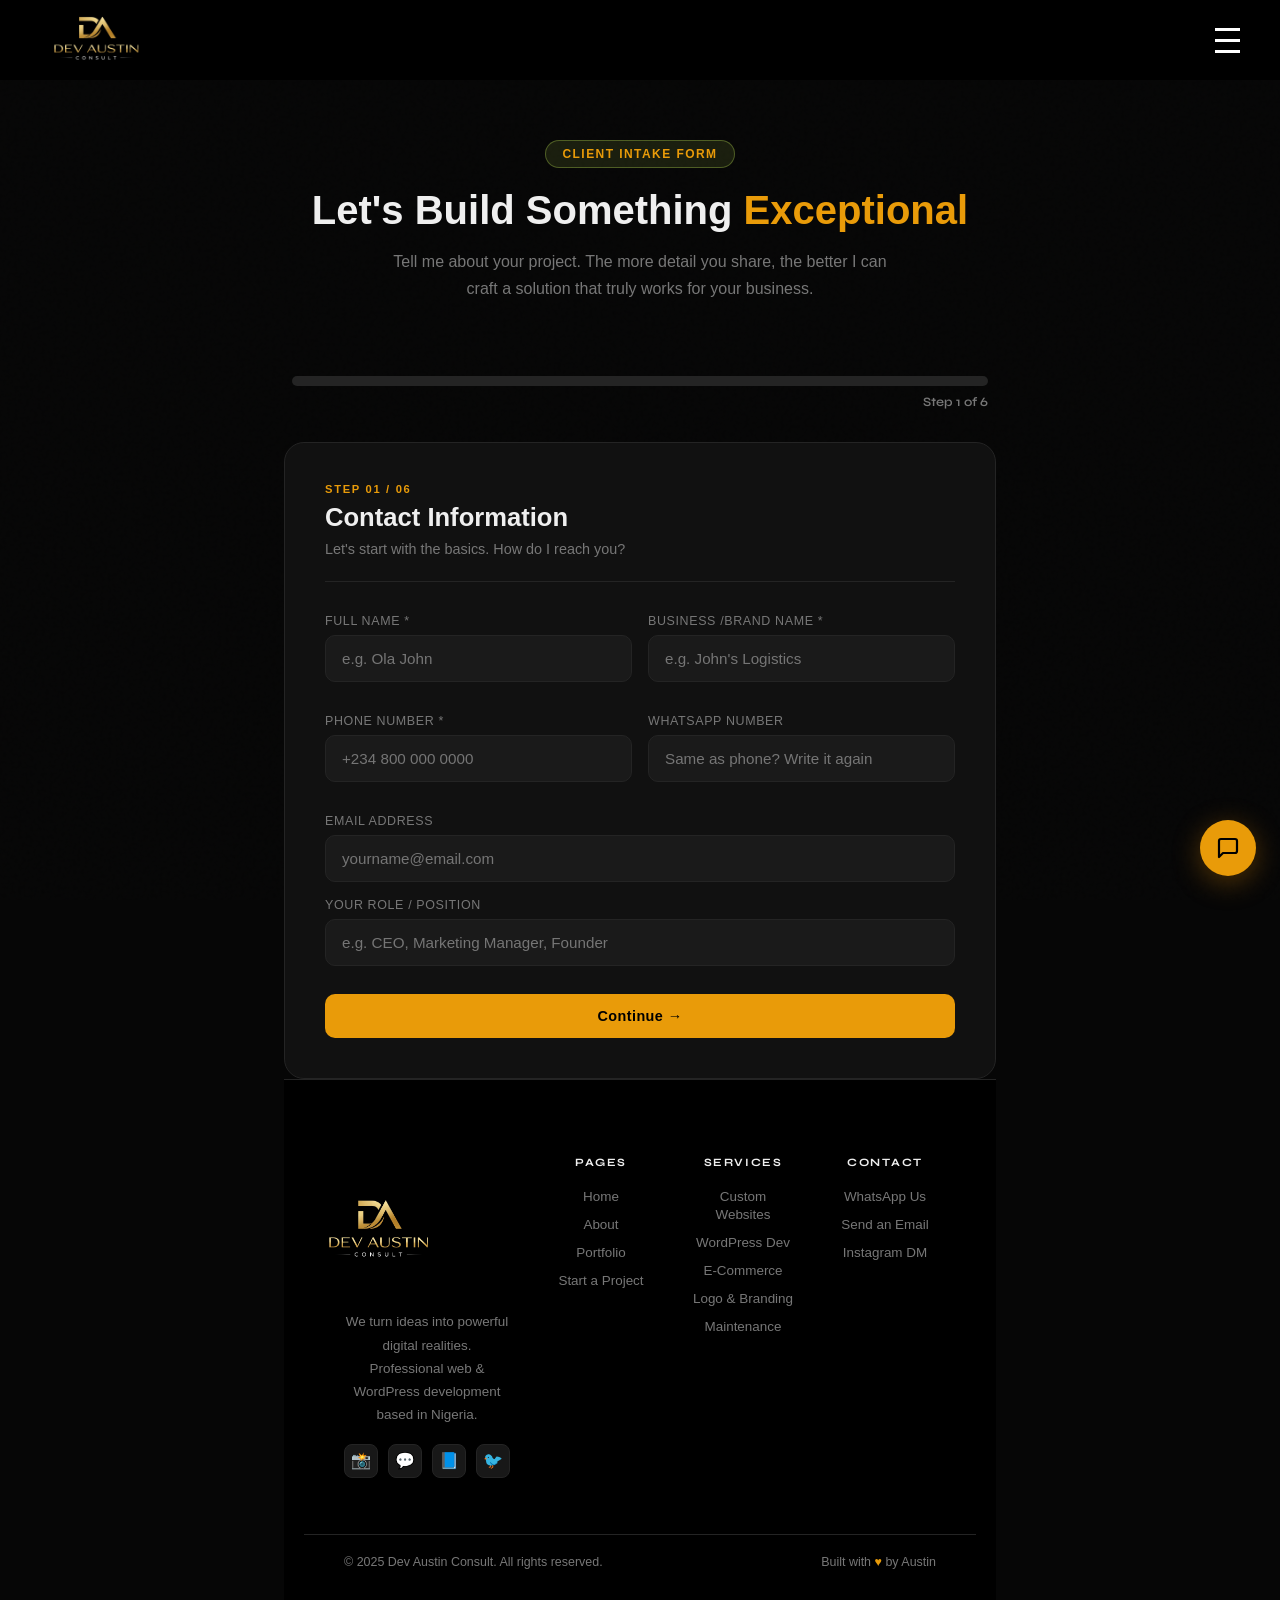
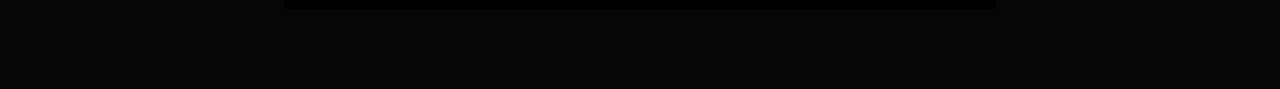
<file: start-project.html>
<!DOCTYPE html>
<html lang="en">

<head>
  <meta charset="UTF-8" />
  <meta name="viewport" content="width=device-width, initial-scale=1.0" />
  <title>Start a Project — Dev Austin Consult</title>
  <link rel="manifest" href="manifest.json">
  <meta name="theme-color" content="#0a0a0a">
  <link
    href="https://fonts.googleapis.com/css2?family=Syne:wght@400;600;700;800&family=DM+Sans:wght@300;400;500&display=swap"
    rel="stylesheet">
</head>

<body>

  <!-- NAVBAR -->
  <!DOCTYPE html>
  <html lang="en">

  <head>
    <meta charset="UTF-8">
    <meta name="viewport" content="width=device-width, initial-scale=1.0">
    <title>Dev Austin Consult</title>
    <link rel="stylesheet" href="StartProject.css">
    <link rel="manifest" href="manifest.json">
  </head>

  <body>
    <header class="navbar">
      <img src="file_00000000eac072439d1abe2cc0e248ca.png" alt="" width="200px" height="150px" class="pro">

      <div class="hamburger" id="hamburger">
        <span></span>
        <span></span>
        <span></span>
      </div>
      <nav class="link" id="navLinks">
        <a href="index.html">Home</a>
        <a href="about.html">About</a>
        <a href="start-project.html" class="active">Start Project</a>
      </nav>
    </header>

    <button id="installBtn" style="display:none;">Install App</button>

    <!-- HERO -->
    <div class="page-hero">
      <div class="badge">Client Intake Form</div>
      <h1 class="build">Let's Build Something <span>Exceptional</span></h1>
      <p>Tell me about your project. The more detail you share, the better I can craft a solution that truly works for
        your business.</p>
    </div>

    <!-- PROGRESS -->
    <div class="progress-section">
      <div class="step-labels">
        <span class="step-label done" id="lbl1"></span>
        <span class="step-label" id="lbl2"></span>
        <span class="step-label" id="lbl3"></span>
        <span class="step-label" id="lbl4"></span>
        <span class="step-label" id="lbl5"></span>
        <span class="step-label" id="lbl6"></span>
      </div>
      <div class="progress-track">
        <div class="progress" id="progress"></div>
      </div>
      <p id="stepText">Step 1 of 6</p>
    </div>

    <!-- FORM -->
    <div class="form-container">
      <form id="multiStepForm" action="https://api.web3forms.com/submit" method="POST">

        <input type="hidden" name="access_key" value="ef238e19-2a88-4053-a77b-f022bedd8dd2">
        <input type="hidden" name="redirect" value="https://dev-austin-consult.vercel.app/thank-you.html">

        <!-- STEP 1: Contact Info -->
        <div class="form-step active">
          <div class="step-header">
            <div class="step-number">Step 01 / 06</div>
            <h2>Contact Information</h2>
            <p>Let's start with the basics. How do I reach you?</p>
          </div>

          <div class="field-group">
            <div class="field">
              <label>Full Name *</label>
              <input type="text" name="full_name" placeholder="e.g. Ola John" required>
            </div>
            <div class="field">
              <label>Business /Brand Name *</label>
              <input type="text" name="business_name" placeholder="e.g. John's Logistics" required>
            </div>
          </div>

          <div class="field-group">
            <div class="field">
              <label>Phone Number *</label>
              <input type="tel" name="phone_number" placeholder="+234 800 000 0000" required>
            </div>
            <div class="field">
              <label>WhatsApp Number</label>
              <input type="tel" name="whatsapp_number" placeholder="Same as phone? Write it again">
            </div>
          </div>

          <div class="field">
            <label>Email Address</label>
            <input type="email" name="email" placeholder="yourname@email.com">
          </div>

          <div class="field">
            <label>Your Role / Position</label>
            <input type="text" name="role" placeholder="e.g. CEO, Marketing Manager, Founder">
          </div>

          <div class="btn-row">
            <button type="button" class="next-btn">Continue →</button>
          </div>
        </div>

        <!-- STEP 2: Business Details -->
        <div class="form-step">
          <div class="step-header">
            <div class="step-number">Step 02 / 06</div>
            <h2>Business Details</h2>
            <p>Help me understand your business so I can build the right solution.</p>
          </div>

          <div class="field">
            <label>What does your business do? *</label>
            <input type="text" name="business_type" placeholder="e.g. We sell handmade shoes in Lagos" required>
          </div>

          <div class="field">
            <label>Describe your products or services</label>
            <textarea name="services"
              placeholder="List what you offer. The more detail, the better — e.g. 'We offer custom cake designs, wedding cakes, and pastry catering across Abuja.'"></textarea>
          </div>

          <div class="field-group">
            <div class="field">
              <label>Business Location</label>
              <input type="text" name="location" placeholder="e.g. Lagos, Nigeria">
            </div>
            <div class="field">
              <label>Industry / Sector</label>
              <select name="industry">
                <option value="">Select industry</option>
                <option>E-commerce / Retail</option>
                <option>Food & Hospitality</option>
                <option>Health & Wellness</option>
                <option>Fashion & Beauty</option>
                <option>Real Estate</option>
                <option>Education / Training</option>
                <option>Finance / Investment</option>
                <option>Tech / Software</option>
                <option>Logistics / Transport</option>
                <option>Media / Entertainment</option>
                <option>Church / Ministry</option>
                <option>NGO / Non-profit</option>
                <option>Personal Brand / Portfolio</option>
                <option>Other</option>
              </select>
            </div>
          </div>

          <div class="field">
            <label>Who is your target audience?</label>
            <input type="text" name="target_audience"
              placeholder="e.g. Young Nigerian professionals aged 25–40 who shop online">
          </div>

          <div class="btn-row">
            <button type="button" class="prev-btn">← Back</button>
            <button type="button" class="next-btn">Continue →</button>
          </div>
        </div>

        <!-- STEP 3: Website Goals & Features -->
        <div class="form-step">
          <div class="step-header">
            <div class="step-number">Step 03 / 06</div>
            <h2>Website Goals & Features</h2>
            <p>What do you want your website to achieve? Select all that apply.</p>
          </div>

          <div class="field">
            <label>Primary Goal for this Website *</label>
            <select name="website_goal" required>
              <option value="">Select your main goal</option>
              <option value="get_customers">Attract & convert new customers</option>
              <option value="booking">Accept appointments / bookings</option>
              <option value="sell_products">Sell products online (e-commerce)</option>
              <option value="portfolio">Showcase my work / portfolio</option>
              <option value="information">Share information / blog / news</option>
              <option value="donations">Accept donations or fundraise</option>
              <option value="members">Build a members / community platform</option>
              <option value="other">Other</option>
            </select>
          </div>

          <div class="field">
            <label>Features You Need (select all that apply)</label>
            <div class="options-grid">
              <label class="option-card">
                <input type="checkbox" name="features[]" value="whatsapp_chat">
                <span>💬 WhatsApp Chat Button</span>
              </label>
              <label class="option-card">
                <input type="checkbox" name="features[]" value="contact_form">
                <span>📩 Contact Form</span>
              </label>
              <label class="option-card">
                <input type="checkbox" name="features[]" value="gallery">
                <span>🖼 Image Gallery</span>
              </label>
              <label class="option-card">
                <input type="checkbox" name="features[]" value="pricing">
                <span>💰 Pricing / Packages Section</span>
              </label>
              <label class="option-card">
                <input type="checkbox" name="features[]" value="booking_system">
                <span>📅 Booking / Appointment System</span>
              </label>
              <label class="option-card">
                <input type="checkbox" name="features[]" value="online_payment">
                <span>💳 Online Payment Integration</span>
              </label>
              <label class="option-card">
                <input type="checkbox" name="features[]" value="blog">
                <span>📝 Blog / Articles Section</span>
              </label>
              <label class="option-card">
                <input type="checkbox" name="features[]" value="social_media">
                <span>📱 Social Media Integration</span>
              </label>
              <label class="option-card">
                <input type="checkbox" name="features[]" value="map">
                <span>📍 Map / Location Embed</span>
              </label>
              <label class="option-card">
                <input type="checkbox" name="features[]" value="testimonials">
                <span>⭐ Testimonials / Reviews Section</span>
              </label>
              <label class="option-card">
                <input type="checkbox" name="features[]" value="newsletter">
                <span>📧 Newsletter / Email Subscription</span>
              </label>
              <label class="option-card">
                <input type="checkbox" name="features[]" value="live_chat">
                <span>🤖 AI / Live Chat Support</span>
              </label>
            </div>
          </div>

          <div class="field">
            <label>Any other features not listed above?</label>
            <input type="text" name="other_features" placeholder="Describe any extra functionality you need">
          </div>

          <div class="btn-row">
            <button type="button" class="prev-btn">← Back</button>
            <button type="button" class="next-btn">Continue →</button>
          </div>
        </div>

        <!-- STEP 4: Content & Assets -->
        <div class="form-step">
          <div class="step-header">
            <div class="step-number">Step 04 / 06</div>
            <h2>Content & Assets</h2>
            <p>What content do you already have? Don't worry if you don't have everything — I can help.</p>
          </div>

          <div class="field">
            <label>Do you have a logo?</label>
            <div class="options-grid">
              <label class="option-card">
                <input type="radio" name="has_logo" value="yes">
                <span>✅ Yes, I have a logo</span>
              </label>
              <label class="option-card">
                <input type="radio" name="has_logo" value="no">
                <span>❌ No, I need one designed</span>
              </label>
            </div>
          </div>

          <div class="field">
            <label>Upload Your Logo (PNG, SVG, or JPG)</label>
            <div class="upload-zone">
              <input type="file" name="logo_file" accept=".png,.jpg,.jpeg,.svg,.pdf">
              <div class="upload-icon">🖼</div>
              <p>Drag & drop or <strong>click to browse</strong><br>PNG, SVG, JPG — max 10MB</p>
            </div>
          </div>

          <div class="field">
            <label>Do you have photos / images for the site?</label>
            <div class="options-grid">
              <label class="option-card">
                <input type="radio" name="has_images" value="yes">
                <span>📸 Yes, I have images</span>
              </label>
              <label class="option-card">
                <input type="radio" name="has_images" value="no">
                <span>🔍 No, use stock photos</span>
              </label>
            </div>
          </div>

          <div class="field">
            <label>Upload Brand Images / Photos (multiple allowed)</label>
            <div class="upload-zone">
              <input type="file" name="brand_images[]" accept=".png,.jpg,.jpeg,.webp" multiple>
              <div class="upload-icon">📁</div>
              <p>Drag & drop or <strong>click to browse</strong><br>Upload multiple files at once</p>
            </div>
          </div>

          <div class="field">
            <label>Do you already have a domain name?</label>
            <div class="options-grid">
              <label class="option-card">
                <input type="radio" name="has_domain" value="yes">
                <span>🌐 Yes, I have one</span>
              </label>
              <label class="option-card">
                <input type="radio" name="has_domain" value="no">
                <span>❓ No, I need help getting one</span>
              </label>
            </div>
          </div>

          <div class="field">
            <label>Your domain name (if you have one)</label>
            <input type="text" name="domain_name" placeholder="e.g. www.mybusiness.com">
          </div>

          <div class="btn-row">
            <button type="button" class="prev-btn">← Back</button>
            <button type="button" class="next-btn">Continue →</button>
          </div>
        </div>

        <!-- STEP 5: Design Preferences & Budget -->
        <div class="form-step">
          <div class="step-header">
            <div class="step-number">Step 05 / 06</div>
            <h2>Design & Budget</h2>
            <p>Help me understand your visual taste and investment expectations.</p>
          </div>

          <div class="field">
            <label>Preferred Color Palette</label>
            <input type="text" name="color_preference" placeholder="e.g. Black and gold, Blue and white, Earthy tones">
          </div>

          <div class="field">
            <label>Overall Vibe / Design Style</label>
            <div class="options-grid">
              <label class="option-card">
                <input type="radio" name="design_style" value="modern_minimal">
                <span>🎯 Modern & Minimal</span>
              </label>
              <label class="option-card">
                <input type="radio" name="design_style" value="bold_vibrant">
                <span>🔥 Bold & Vibrant</span>
              </label>
              <label class="option-card">
                <input type="radio" name="design_style" value="luxury_elegant">
                <span>💎 Luxury & Elegant</span>
              </label>
              <label class="option-card">
                <input type="radio" name="design_style" value="friendly_playful">
                <span>🌟 Friendly & Playful</span>
              </label>
              <label class="option-card">
                <input type="radio" name="design_style" value="corporate_professional">
                <span>🏢 Corporate & Professional</span>
              </label>
              <label class="option-card">
                <input type="radio" name="design_style" value="no_preference">
                <span>🤷 No preference — surprise me</span>
              </label>
            </div>
          </div>

          <div class="field">
            <label>Reference Website You Like (URL)</label>
            <input type="url" name="reference_url" placeholder="https://websiteyoulike.com">
          </div>

          <div class="field">
            <label>What is your budget range? *</label>
            <div class="budget-grid">
              <label class="budget-card">
                <input type="radio" name="budget" value="20k-50k" required>
                <div class="budget-range">₦20k – ₦50k</div>
                <div class="budget-desc">Starter / Landing Page</div>
              </label>
              <label class="budget-card">
                <input type="radio" name="budget" value="50k-150k">
                <div class="budget-range">₦50k – ₦150k</div>
                <div class="budget-desc">Business Website</div>
              </label>
              <label class="budget-card">
                <input type="radio" name="budget" value="150k+">
                <div class="budget-range">₦150k+</div>
                <div class="budget-desc">Full E-commerce / Custom</div>
              </label>
            </div>
          </div>

          <div class="field">
            <label>When do you need this completed?</label>
            <div class="timeline-grid">
              <label class="timeline-card">
                <input type="radio" name="timeline" value="asap">
                <div class="t-title">⚡ ASAP</div>
                <div class="t-sub">Within 1–2 weeks</div>
              </label>
              <label class="timeline-card">
                <input type="radio" name="timeline" value="1_month">
                <div class="t-title">📅 1 Month</div>
                <div class="t-sub">Normal pace</div>
              </label>
              <label class="timeline-card">
                <input type="radio" name="timeline" value="flexible">
                <div class="t-title">🔄 Flexible</div>
                <div class="t-sub">No rush</div>
              </label>
              <label class="timeline-card">
                <input type="radio" name="timeline" value="specific">
                <div class="t-title">📌 Specific Date</div>
                <div class="t-sub">Tell me below</div>
              </label>
            </div>
          </div>

          <div class="btn-row">
            <button type="button" class="prev-btn">← Back</button>
            <button type="button" class="next-btn">Continue →</button>
          </div>
        </div>

        <!-- STEP 6: Final Review & Submit -->
        <div class="form-step">
          <div class="step-header">
            <div class="step-number">Step 06 / 06</div>
            <h2>Final Notes & Submit</h2>
            <p>Almost there! Any last details that will help me understand your vision?</p>
          </div>

          <div class="field">
            <label>How did you hear about Dev Austin Consult?</label>
            <select name="referral_source">
              <option value="">Select an option</option>
              <option>WhatsApp / Referral</option>
              <option>Instagram</option>
              <option>Facebook</option>
              <option>Twitter / X</option>
              <option>Google Search</option>
              <option>TikTok</option>
              <option>Friend or Colleague</option>
              <option>Other</option>
            </select>
          </div>

          <div class="field">
            <label>Have you worked with a web developer before?</label>
            <div class="options-grid">
              <label class="option-card">
                <input type="radio" name="prev_developer" value="yes">
                <span>✅ Yes</span>
              </label>
              <label class="option-card">
                <input type="radio" name="prev_developer" value="no">
                <span>❌ No, this is my first time</span>
              </label>
            </div>
          </div>

          <div class="field">
            <label>Anything else I should know about your project?</label>
            <textarea name="extra_info"
              placeholder="Share anything extra — your vision, concerns, inspiration, special requirements, or even just your energy for this project. The more you tell me, the better I can serve you."></textarea>
          </div>

          <div class="field">
            <label>Preferred way to be contacted *</label>
            <div class="options-grid">
              <label class="option-card">
                <input type="radio" name="contact_preference" value="whatsapp">
                <span>💬 WhatsApp</span>
              </label>
              <label class="option-card">
                <input type="radio" name="contact_preference" value="email">
                <span>📧 Email</span>
              </label>
              <label class="option-card">
                <input type="radio" name="contact_preference" value="call">
                <span>📞 Phone Call</span>
              </label>
              <label class="option-card">
                <input type="radio" name="contact_preference" value="any">
                <span>🔄 Any works</span>
              </label>
            </div>
          </div>

          <div class="btn-row">
            <button type="button" class="prev-btn">← Back</button>
            <button type="submit" class="submit-btn">🚀 Submit Project Brief</button>
          </div>
        </div>

      </form>

    <footer class="footer">
    <div class="footer-top wrap">
      <div class="ft-brand">
        <img src="file_00000000eac072439d1abe2cc0e248ca.png" alt="Dev Austin Consult" width="200px" height="150px" class="dam">
        <p>We turn ideas into powerful digital realities. Professional web & WordPress development based in Nigeria.</p>
        <div class="ft-socials">
          <a href="#">📸</a><a href="#">💬</a><a href="#">📘</a><a href="#">🐦</a>
        </div>
      </div>
      <div class="ft-col">
        <h5>Pages</h5>
        <ul>
          <li><a href="index.html">Home</a></li>
          <li><a href="about.html">About</a></li>
          <li><a href="#portfolio">Portfolio</a></li>
          <li><a href="start-project.html">Start a Project</a></li>
        </ul>
      </div>
      <div class="ft-col">
        <h5>Services</h5>
        <ul>
          <li><a href="#">Custom Websites</a></li>
          <li><a href="#">WordPress Dev</a></li>
          <li><a href="#">E-Commerce</a></li>
          <li><a href="#">Logo & Branding</a></li>
          <li><a href="#">Maintenance</a></li>
        </ul>
      </div>
      <div class="ft-col">
        <h5>Contact</h5>
        <ul>
          <li><a href="https://wa.me/2348036492800">WhatsApp Us</a></li>
          <li><a href="mailto:devaustin855@gmail.com">Send an Email</a></li>
          <li><a href="#">Instagram DM</a></li>
        </ul>
      </div>
    </div>
    <div class="footer-bottom">
      <div class="wrap fb-inner">
        <p>© 2025 Dev Austin Consult. All rights reserved.</p>
        <p>Built with <span style="color:var(--accent)">♥</span> by Austin</p>
      </div>
    </div>
  </footer>


  <!-- AI CHAT FAB -->
  <button class="chat-fab" id="chatFab" title="Chat with Austin AI">
    <svg viewBox="0 0 24 24" fill="none" stroke="#000" stroke-width="2.2" stroke-linecap="round"
      stroke-linejoin="round">
      <path d="M21 15a2 2 0 0 1-2 2H7l-4 4V5a2 2 0 0 1 2-2h14a2 2 0 0 1 2 2z" />
    </svg>
  </button>
  <div class="chat-bubble" id="chatBubble">
    <div class="chat-header">
      <div class="chat-avatar">🧑‍💻</div>
      <div class="chat-header-info">
        <h4>Dev Austin AI</h4>
        <p>● Online — Ask me anything</p>
      </div>
      <button class="chat-close" id="chatClose">✕</button>
    </div>
    <div class="chat-messages" id="chatMessages">
      <div class="msg bot">Hey! 👋 I'm Austin AI — your guide to working with <strong>Dev Austin Consult</strong>. Ask
        me anything about services, pricing, or how to get started!</div>
    </div>
    <div class="quick-replies" id="quickReplies">
      <button class="quick-reply">What do you do?</button>
      <button class="quick-reply">How much does a website cost?</button>
      <button class="quick-reply">How long does it take?</button>
      <button class="quick-reply">WordPress or custom?</button>
    </div>
    <div class="chat-input-row">
      <input type="text" id="chatInput" placeholder="Type your question…" autocomplete="off">
      <button id="sendBtn">
        <svg viewBox="0 0 24 24" fill="none" stroke="#000" stroke-width="2.5" stroke-linecap="round"
          stroke-linejoin="round">
          <line x1="22" y1="2" x2="11" y2="13" />
          <polygon points="22 2 15 22 11 13 2 9 22 2" />
        </svg>
      </button>
    </div>
  </div>

    <script src="consult.js"></script>
  </body>

  </html>
</file>
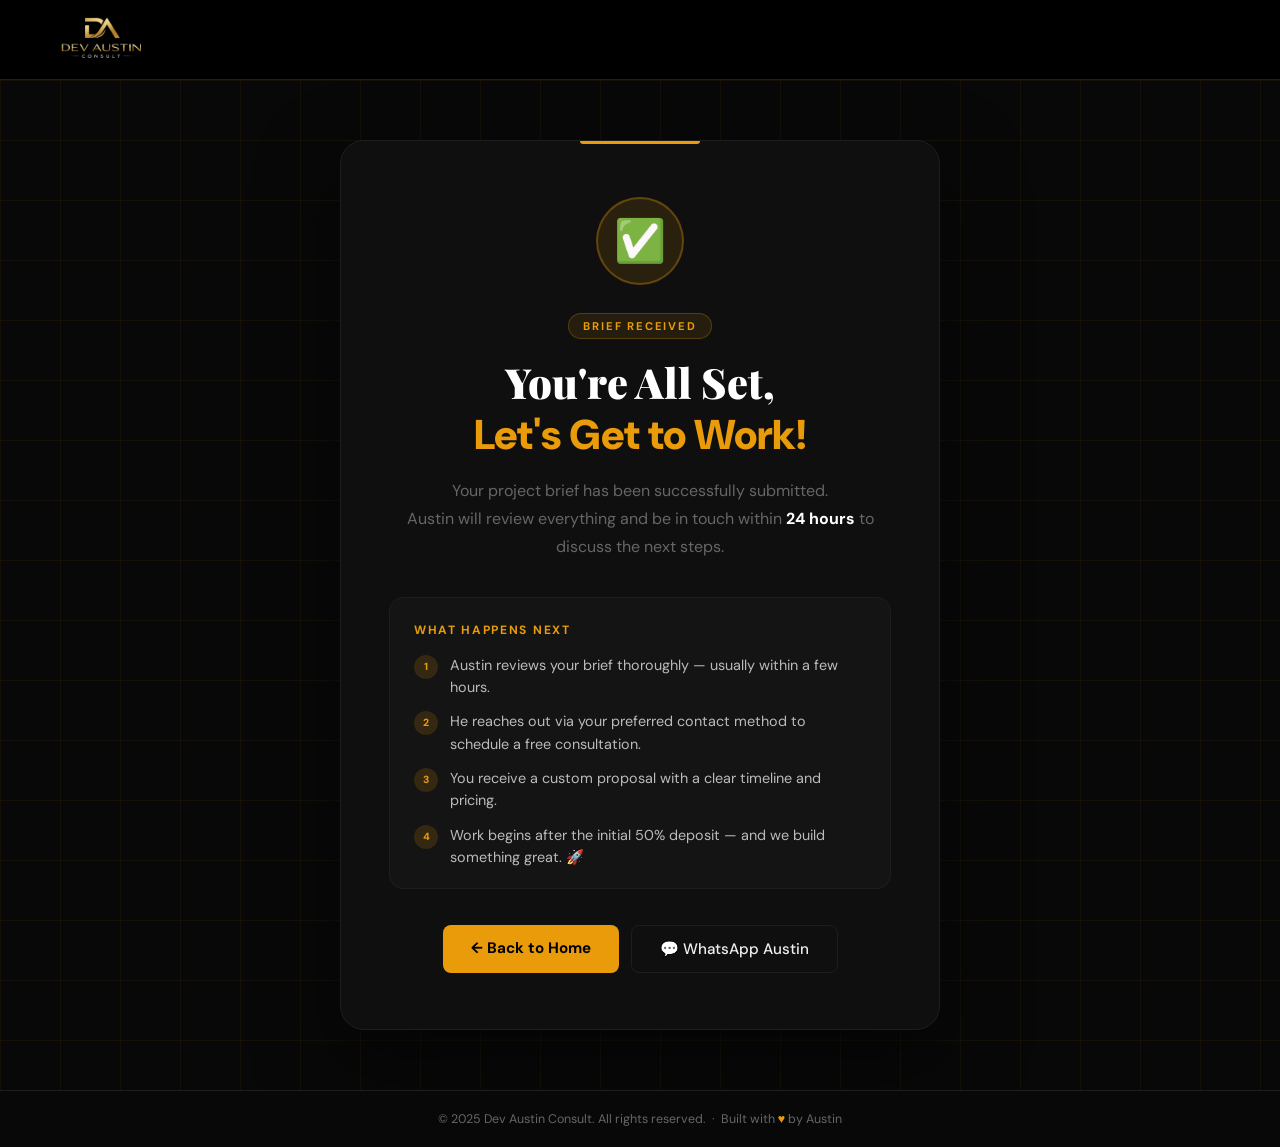
<file: thank-you.html>
<!DOCTYPE html>
<html lang="en">

<head>
  <meta charset="UTF-8" />
  <meta name="viewport" content="width=device-width, initial-scale=1.0" />
  <title>Brief Received! — Dev Austin Consult</title>
  <link rel="manifest" href="manifest.json">
  <meta name="theme-color" content="#0a0a0a">
  <link href="https://fonts.googleapis.com/css2?family=Playfair+Display:wght@700;900&family=DM+Sans:wght@300;400;500;600&display=swap" rel="stylesheet">
  <style>
    :root {
      --accent: #e99b09;
      --bg: #080808;
      --text: #efefef;
      --muted: #666;
      --border: #1e1e1e;
    }

    * { margin: 0; padding: 0; box-sizing: border-box; font-family: 'DM Sans', sans-serif; }

    body {
      background: var(--bg);
      color: var(--text);
      min-height: 100vh;
      display: flex;
      flex-direction: column;
    }

    /* ── NAVBAR ───────────────────── */
    .navbar {
      display: flex;
      justify-content: space-between;
      align-items: center;
      padding: 10px 40px;
      background: #000;
      height: 80px;
      border-bottom: 1px solid var(--border);
    }
    .navbar img { width: 160px; height: auto; margin-left: -20px; }

    /* ── MAIN CONTENT ─────────────── */
    .page {
      flex: 1;
      display: flex;
      align-items: center;
      justify-content: center;
      padding: 60px 24px;
      position: relative;
      overflow: hidden;
    }

    /* Background glow */
    .page::before {
      content: '';
      position: absolute;
      top: 50%;
      left: 50%;
      transform: translate(-50%, -50%);
      width: 600px;
      height: 600px;
      background: radial-gradient(circle, rgba(233,155,9,0.1) 0%, transparent 70%);
      pointer-events: none;
    }

    /* Background grid */
    .page::after {
      content: '';
      position: absolute;
      inset: 0;
      background-image:
        linear-gradient(rgba(233,155,9,0.05) 1px, transparent 1px),
        linear-gradient(90deg, rgba(233,155,9,0.05) 1px, transparent 1px);
      background-size: 60px 60px;
      pointer-events: none;
    }

    .card {
      position: relative;
      z-index: 2;
      background: #0f0f0f;
      border: 1px solid var(--border);
      border-radius: 24px;
      padding: 56px 48px;
      max-width: 600px;
      width: 100%;
      text-align: center;
      box-shadow: 0 32px 80px rgba(0,0,0,0.5);
    }

    /* Gold top border accent */
    .card::before {
      content: '';
      position: absolute;
      top: 0; left: 50%;
      transform: translateX(-50%);
      width: 120px;
      height: 3px;
      background: var(--accent);
      border-radius: 0 0 4px 4px;
    }

    .check-wrap {
      width: 88px;
      height: 88px;
      background: rgba(233,155,9,0.12);
      border: 2px solid rgba(233,155,9,0.3);
      border-radius: 50%;
      display: flex;
      align-items: center;
      justify-content: center;
      font-size: 2.6rem;
      margin: 0 auto 28px;
      animation: popIn 0.5s cubic-bezier(0.34,1.56,0.64,1) both;
    }

    @keyframes popIn {
      from { transform: scale(0.4); opacity: 0; }
      to   { transform: scale(1);   opacity: 1; }
    }

    .tag {
      display: inline-block;
      font-size: 0.7rem;
      font-weight: 700;
      letter-spacing: 0.16em;
      text-transform: uppercase;
      color: var(--accent);
      background: rgba(233,155,9,0.1);
      border: 1px solid rgba(233,155,9,0.25);
      border-radius: 30px;
      padding: 5px 14px;
      margin-bottom: 18px;
    }

    h1 {
      font-family: 'Playfair Display', serif;
      font-size: clamp(1.8rem, 4vw, 2.6rem);
      font-weight: 900;
      color: #fff;
      margin-bottom: 16px;
      line-height: 1.2;
    }
    h1 span { color: var(--accent); }

    .subtitle {
      font-size: 1rem;
      color: var(--muted);
      line-height: 1.75;
      margin-bottom: 36px;
    }

    /* What happens next */
    .next-steps {
      background: #141414;
      border: 1px solid var(--border);
      border-radius: 14px;
      padding: 24px 24px 20px;
      text-align: left;
      margin-bottom: 36px;
    }
    .next-steps h3 {
      font-size: 0.75rem;
      font-weight: 700;
      letter-spacing: 0.14em;
      text-transform: uppercase;
      color: var(--accent);
      margin-bottom: 16px;
    }
    .next-steps ul {
      list-style: none;
      display: flex;
      flex-direction: column;
      gap: 12px;
    }
    .next-steps li {
      display: flex;
      align-items: flex-start;
      gap: 12px;
      font-size: 0.9rem;
      color: #bbb;
      line-height: 1.55;
    }
    .step-dot {
      flex-shrink: 0;
      width: 24px;
      height: 24px;
      background: rgba(233,155,9,0.15);
      border-radius: 50%;
      display: flex;
      align-items: center;
      justify-content: center;
      font-size: 0.65rem;
      font-weight: 800;
      color: var(--accent);
      margin-top: 1px;
    }

    /* Buttons */
    .btns {
      display: flex;
      gap: 12px;
      flex-wrap: wrap;
      justify-content: center;
    }
    .btn-home {
      padding: 13px 28px;
      background: var(--accent);
      border-radius: 8px;
      color: #000;
      font-weight: 700;
      font-size: 0.95rem;
      text-decoration: none;
      transition: background 0.2s, transform 0.2s;
    }
    .btn-home:hover { background: #c5840a; transform: translateY(-2px); }

    .btn-wa {
      padding: 13px 28px;
      border: 1px solid var(--border);
      border-radius: 8px;
      color: var(--text);
      font-weight: 500;
      font-size: 0.95rem;
      text-decoration: none;
      transition: border-color 0.2s, color 0.2s;
    }
    .btn-wa:hover { border-color: var(--accent); color: var(--accent); }

    /* ── FOOTER ───────────────────── */
    .footer-mini {
      text-align: center;
      padding: 20px;
      border-top: 1px solid var(--border);
      color: var(--muted);
      font-size: 0.78rem;
    }
    .footer-mini span { color: var(--accent); }

    @media (max-width: 560px) {
      .card { padding: 40px 24px; }
      .btns { flex-direction: column; align-items: center; }
      .btn-home, .btn-wa { width: 100%; text-align: center; }
      .navbar { padding: 10px 20px; }
    }
  </style>
</head>

<body>

  <!-- NAVBAR -->
  <header class="navbar">
    <img src="file_00000000eac072439d1abe2cc0e248ca.png" alt="Dev Austin Consult logo">
  </header>

  <!-- MAIN -->
  <main class="page">
    <div class="card">

      <div class="check-wrap">✅</div>

      <div class="tag">Brief Received</div>

      <h1>You're All Set,<br><span>Let's Get to Work!</span></h1>

      <p class="subtitle">
        Your project brief has been successfully submitted.<br>
        Austin will review everything and be in touch within <strong style="color:#fff;">24 hours</strong> to discuss the next steps.
      </p>

      <div class="next-steps">
        <h3>What happens next</h3>
        <ul>
          <li>
            <div class="step-dot">1</div>
            <span>Austin reviews your brief thoroughly — usually within a few hours.</span>
          </li>
          <li>
            <div class="step-dot">2</div>
            <span>He reaches out via your preferred contact method to schedule a free consultation.</span>
          </li>
          <li>
            <div class="step-dot">3</div>
            <span>You receive a custom proposal with a clear timeline and pricing.</span>
          </li>
          <li>
            <div class="step-dot">4</div>
            <span>Work begins after the initial 50% deposit — and we build something great. 🚀</span>
          </li>
        </ul>
      </div>

      <div class="btns">
        <a href="index.html" class="btn-home">← Back to Home</a>
        <a href="https://wa.me/234XXXXXXXXXX" class="btn-wa">💬 WhatsApp Austin</a>
      </div>

    </div>
  </main>

  <!-- FOOTER -->
  <footer class="footer-mini">
    © 2025 Dev Austin Consult. All rights reserved. &nbsp;·&nbsp; Built with <span>♥</span> by Austin
  </footer>

</body>
</html>
</file>
<file: consult.css>
/* ══════════════════════════════════════════════════════════════
   DEV AUSTIN CONSULT — consult.css
   Fonts: Playfair Display (headings) + DM Sans (body)
   Colors: Black (#000) | Gold (#e99b09) | White (#fff)
══════════════════════════════════════════════════════════════ */

/* ── CSS VARIABLES ───────────────────────────────────────────── */
:root {
  --bg: #060606;
  --surf: #101010;
  --surf2: #181818;
  --border: #242424;
  --accent: #e99b09;
  --accent-dark: #c5840a;
  --text: #efefef;
  --muted: #777;
  --r: 16px;

  /* Page section vars */
  --white: #ffffff;
  --light-bg: #f8f7f5;
  --dark-bg: #080808;
  --card-bg: #111111;
  --section-pad: 100px 40px;
}

/* ── RESET ───────────────────────────────────────────────────── */
* {
  margin: 0;
  padding: 0;
  box-sizing: border-box;
}

html {
  scroll-behavior: smooth;
}

body {
  background: var(--white);
  color: #111;
  overflow-x: hidden;
}

/* ── SCROLL REVEAL ───────────────────────────────────────────── */
.reveal {
  opacity: 0;
  transform: translateY(28px);
  transition: opacity 0.65s ease, transform 0.65s ease;
}
.reveal.visible {
  opacity: 1;
  transform: translateY(0);
}

/* ── GLOBAL HELPERS ──────────────────────────────────────────── */
.gold-text { color: var(--accent); }

.section-tag {
  display: inline-block;
  font-size: 0.72rem;
  font-weight: 700;
  letter-spacing: 0.18em;
  text-transform: uppercase;
  color: var(--accent);
  background: rgba(233,155,9,0.1);
  border: 1px solid rgba(233,155,9,0.25);
  border-radius: 30px;
  padding: 5px 14px;
  margin-bottom: 18px;
}

.section-head {
  text-align: center;
  margin-bottom: 60px;
}
.section-head h2 {
  font-family: 'Playfair Display', serif;
  font-size: clamp(2rem, 4vw, 3rem);
  font-weight: 700;
  color: #0a0a0a;
  margin-bottom: 14px;
  line-height: 1.2;
}
.section-head p {
  font-size: 1.05rem;
  color: #555;
  max-width: 540px;
  margin: 0 auto;
  line-height: 1.7;
}


/* ══════════════════════════════════════════════════════════════
   NAVBAR — NOT TOUCHED
══════════════════════════════════════════════════════════════ */
.bio {
  font-family: 'Playfair Display', serif;
}

.navbar {
  display: flex;
  justify-content: space-between;
  align-items: center;
  padding: 10px 40px;
  font-size: 20px;
  font-weight: bold;
  background-color: black;
  height: 80px;
  position: relative;
  z-index: 10;
   

}

.navbar a {
  margin-left: 15px;
  text-decoration: none;
  color: rgb(0, 0, 0);
  background-color: #e99b09;
  border-radius: 6px;
  height: 50px;
  width: 20px;
}

.navbar a:hover { color: white; }

.navbar a.active {
  color: white;
  background-color: black;
}

.link {
  display: flex;
  gap: 20px;
  padding: 35px;
}

.pro {
  margin-top: -28px;
  z-index: 1;
}

.hamburger {
  display: none;
  flex-direction: column;
  cursor: pointer;
}

.hamburger span {
  height: 3px;
  width: 25px;
  background: #ffffff;
  margin: 4px 0;
  display: block;
  color: rgb(255, 255, 255);
}

.hamburger.active span:nth-child(1) { transform: rotate(45deg) translate(5px, 5px); }
.hamburger.active span:nth-child(2) { opacity: 0; }
.hamburger.active span:nth-child(3) { transform: rotate(-45deg) translate(6px, -6px); }

@media (max-width: 2560px) {
  .navbar img { width: 170px; height: auto; margin-top: 0; margin-left: -30px; }
}

@media (max-width: 1440px) {
  .hamburger { display: flex; }
  .pro { margin-top: 20px; }
  .link {
    position: absolute; top: 70px; right: 0;
    width: 100%; background: white;
    flex-direction: column; align-items: center;
    display: none;
  }
  .link a { width: 100%; padding: 15px; text-align: center; border-top: 1px solid #ddd; }
  .link.active { display: flex; }
}

@media (max-width: 1024px) {
  .navbar { padding: 10px 30px; }
  .hamburger { display: flex; }
  .pro { width: 160px; height: auto; }
  .link {
    position: absolute; top: 70px; right: 0;
    width: 100%; background: white;
    flex-direction: column; align-items: center;
    display: none;
  }
  .link a { width: 100%; padding: 15px; text-align: center; border-top: 1px solid #ddd; }
  .link.active { display: flex; }
}

@media (max-width: 768px) {
  .navbar { padding: 10px 30px; }
  .navbar img { width: 170px; height: auto; margin-top: 0; margin-left: -30px; }
  .hamburger { display: flex; }
  .link {
    position: absolute; top: 70px; right: 0;
    width: 100%; background: rgb(0, 0, 0);
    flex-direction: column; align-items: center;
    display: none;
  }
  .link a { width: 100%; padding: 15px; text-align: center; border-top: 1px solid #ddd; }
  .link.active { display: flex; }
  .pro { width: 180px; height: auto; }
}

@media (max-width: 480px) {
  .navbar img { width: 170px; height: auto; margin-top: 0; margin-left: -60px; }
  .link a { display: block; margin: 10px 0; text-align: center; }
}


/* ══════════════════════════════════════════════════════════════
   HERO
══════════════════════════════════════════════════════════════ */
.hero {
  position: relative;
  min-height: 100vh;
  background: #030303;
  display: flex;
  align-items: center;
  justify-content: center;
  text-align: center;
  overflow: hidden;
  padding: 120px 24px 80px;
}

/* Geometric grid background */
.hero-grid-bg {
  position: absolute;
  inset: 0;
  background-image:
    linear-gradient(rgba(233,155,9,0.08) 1px, transparent 1px),
    linear-gradient(90deg, rgba(233,155,9,0.08) 1px, transparent 1px);
  background-size: 70px 70px;
  z-index: 0;
}

/* Radial vignette overlay */
.hero-glow {
  position: absolute;
  inset: 0;
  background: radial-gradient(ellipse 80% 70% at 50% 50%, rgba(0,0,0,0.1) 0%, rgba(0,0,0,0.85) 100%);
  z-index: 1;
}

/* Gold corner accent */
.hero::before {
  content: '';
  position: absolute;
  top: -80px;
  right: -80px;
  width: 380px;
  height: 380px;
  border-radius: 50%;
  background: radial-gradient(circle, rgba(233,155,9,0.18) 0%, transparent 70%);
  z-index: 1;
}

/* Bottom separator line */
.hero-bottom-line {
  position: absolute;
  bottom: 0;
  left: 0;
  right: 0;
  height: 1px;
  background: linear-gradient(90deg, transparent 0%, var(--accent) 50%, transparent 100%);
  z-index: 2;
}

.hero-content {
  position: relative;
  z-index: 3;
  max-width: 820px;
  margin: 0 auto;
}

.hero-badge {
  display: inline-block;
  font-size: 0.75rem;
  font-weight: 600;
  letter-spacing: 0.14em;
  text-transform: uppercase;
  color: var(--accent);
  background: rgba(233,155,9,0.12);
  border: 1px solid rgba(233,155,9,0.3);
  border-radius: 30px;
  padding: 7px 18px;
  margin-bottom: 28px;
}

.hero h1.bio {
  font-family: 'Playfair Display', serif;
  font-size: clamp(3rem, 8vw, 6.5rem);
  font-weight: 900;
  color: #ffffff;
  line-height: 1.05;
  margin-bottom: 22px;
  letter-spacing: -0.01em;
}

.hero-sub {
  font-size: clamp(1.1rem, 2.5vw, 1.5rem);
  font-weight: 600;
  color: #ffffff;
  margin-bottom: 10px;
}

.hero-desc {
  font-size: 1rem;
  color: #888;
  margin-bottom: 40px;
  max-width: 500px;
  margin-left: auto;
  margin-right: auto;
  line-height: 1.7;
}

.hero-btns {
  display: flex;
  gap: 16px;
  justify-content: center;
  flex-wrap: wrap;
}

.btn {
  padding: 14px 32px;
  background: var(--accent);
  border-radius: 8px;
  font-size: 1rem;
  font-weight: 700;
  cursor: pointer;
  border: none;
  transition: background 0.2s, transform 0.2s, box-shadow 0.2s;
  box-shadow: 0 4px 20px rgba(233,155,9,0.3);
}
.btn:hover {
  background: var(--accent-dark);
  transform: translateY(-2px);
  box-shadow: 0 8px 28px rgba(233,155,9,0.4);
}

.prep {
  text-decoration: none;
  color: #000;
  font-weight: 700;
}

.btn-ghost {
  display: inline-flex;
  align-items: center;
  padding: 14px 28px;
  border: 1px solid rgba(255,255,255,0.2);
  border-radius: 8px;
  color: #fff;
  font-size: 1rem;
  font-weight: 500;
  text-decoration: none;
  transition: border-color 0.2s, color 0.2s, background 0.2s;
}
.btn-ghost:hover {
  border-color: var(--accent);
  color: var(--accent);
  background: rgba(233,155,9,0.06);
}

.hero-scroll-hint {
  position: absolute;
  bottom: 32px;
  left: 50%;
  transform: translateX(-50%);
  display: flex;
  flex-direction: column;
  align-items: center;
  gap: 8px;
  z-index: 3;
}
.hero-scroll-hint span {
  font-size: 0.65rem;
  letter-spacing: 0.18em;
  text-transform: uppercase;
  color: #555;
}
.scroll-bar {
  width: 1px;
  height: 40px;
  background: linear-gradient(to bottom, var(--accent), transparent);
  animation: scrollPulse 1.8s ease-in-out infinite;
}
@keyframes scrollPulse {
  0%, 100% { opacity: 0.4; transform: scaleY(1); }
  50%       { opacity: 1;   transform: scaleY(1.15); }
}

@media (max-width: 768px) {
  .hero h1.bio { font-size: 3.2rem; }
  .hero-btns { flex-direction: column; align-items: center; }
  .btn, .btn-ghost { width: 100%; max-width: 300px; justify-content: center; }
}


/* ══════════════════════════════════════════════════════════════
   STATS STRIP
══════════════════════════════════════════════════════════════ */
.stats-strip {
  display: flex;
  align-items: center;
  justify-content: center;
  flex-wrap: wrap;
  gap: 0;
  background: #000;
  padding: 48px 40px;
  border-bottom: 1px solid #1a1a1a;
}

.stat {
  display: flex;
  flex-direction: column;
  align-items: center;
  gap: 6px;
  padding: 16px 48px;
}

.stat-num {
  font-size: 2.8rem;
  font-weight: 700;
  color: #fff;
  line-height: 1;
}

.stat-label {
  font-size: 0.78rem;
  font-weight: 500;
  letter-spacing: 0.1em;
  text-transform: uppercase;
  color: #555;
}

.stat-divider {
  width: 1px;
  height: 52px;
  background: #222;
}

@media (max-width: 768px) {
  .stats-strip { gap: 20px; }
  .stat { padding: 12px 24px; }
  .stat-divider { display: none; }
  .stat-num { font-size: 2.2rem; }
}


/* ══════════════════════════════════════════════════════════════
   ABOUT / WHAT WE DO
══════════════════════════════════════════════════════════════ */
.about {
  background: var(--white);
  padding: var(--section-pad);
}

.about-inner {
  max-width: 1160px;
  margin: 0 auto;
  display: grid;
  grid-template-columns: 1fr 1fr;
  gap: 80px;
  align-items: start;
}

.about-text .section-tag { margin-bottom: 16px; }

.about-text h2 {
  font-family: 'Playfair Display', serif;
  font-size: clamp(1.8rem, 3.5vw, 2.8rem);
  font-weight: 700;
  color: #0a0a0a;
  line-height: 1.2;
  margin-bottom: 22px;
}

.about-lead {
  font-size: 1.02rem;
  color: #444;
  line-height: 1.8;
  margin-bottom: 28px;
}

.about-list {
  list-style: none;
  display: flex;
  flex-direction: column;
  gap: 12px;
  margin-bottom: 36px;
}
.about-list li {
  font-size: 0.96rem;
  color: #333;
  font-weight: 500;
  display: flex;
  align-items: center;
  gap: 10px;
}

.link-arrow {
  display: inline-flex;
  align-items: center;
  gap: 8px;
  color: var(--accent);
  font-weight: 700;
  font-size: 0.95rem;
  text-decoration: none;
  border-bottom: 2px solid rgba(233,155,9,0.3);
  padding-bottom: 2px;
  transition: border-color 0.2s, gap 0.2s;
}
.link-arrow:hover { border-color: var(--accent); gap: 12px; }

.about-cards {
  display: flex;
  flex-direction: column;
  gap: 20px;
}

.about-card {
  background: #fafafa;
  border: 1px solid #ececec;
  border-radius: 16px;
  padding: 28px 28px 24px;
  transition: border-color 0.2s, box-shadow 0.2s, transform 0.2s;
}
.about-card:hover {
  border-color: var(--accent);
  box-shadow: 0 8px 32px rgba(233,155,9,0.1);
  transform: translateY(-3px);
}

.about-card.gold-card {
  background: var(--accent);
  border-color: var(--accent);
}
.about-card.gold-card h4,
.about-card.gold-card p { color: #000; }

.about-card-icon { font-size: 1.8rem; margin-bottom: 12px; }

.about-card h4 {
  font-family: 'Playfair Display', serif;
  font-size: 1.1rem;
  font-weight: 700;
  color: #0a0a0a;
  margin-bottom: 8px;
}
.about-card p {
  font-size: 0.88rem;
  color: #555;
  line-height: 1.7;
}

@media (max-width: 900px) {
  .about-inner { grid-template-columns: 1fr; gap: 48px; }
}
@media (max-width: 480px) {
  .about { padding: 64px 24px; }
}


/* ══════════════════════════════════════════════════════════════
   SERVICES
══════════════════════════════════════════════════════════════ */
.services {
  background: var(--light-bg);
  padding: var(--section-pad);
}

.services-inner {
  max-width: 1160px;
  margin: 0 auto;
}

.services-inner .section-head h2 { color: #0a0a0a; }

.all {
  display: grid;
  grid-template-columns: repeat(3, 1fr);
  gap: 24px;
  margin-top: 0;
}

.service-box {
  background: var(--white);
  border: 1px solid #e8e8e8;
  border-radius: 16px;
  padding: 32px 28px;
  position: relative;
  transition: border-color 0.25s, box-shadow 0.25s, transform 0.25s;
  display: flex;
  flex-direction: column;
  gap: 10px;
}

.service-box:hover {
  border-color: var(--accent);
  box-shadow: 0 12px 40px rgba(233,155,9,0.12);
  transform: translateY(-4px);
}

.service-box.featured-box {
  background: var(--accent);
  border-color: var(--accent);
}
.service-box.featured-box:hover {
  box-shadow: 0 12px 40px rgba(233,155,9,0.35);
}
.service-box.featured-box h3,
.service-box.featured-box p { color: #000; }
.service-box.featured-box .srv-link-dark { color: #000; }

.service-icon-wrap {
  width: 52px;
  height: 52px;
  background: rgba(233,155,9,0.1);
  border-radius: 12px;
  display: flex;
  align-items: center;
  justify-content: center;
  color: var(--accent);
  margin-bottom: 6px;
  flex-shrink: 0;
}
.featured-icon {
  background: rgba(0,0,0,0.12);
  color: #000;
}

.srv-badge {
  display: inline-block;
  font-size: 0.65rem;
  font-weight: 700;
  letter-spacing: 0.12em;
  text-transform: uppercase;
  color: var(--accent);
  background: rgba(233,155,9,0.1);
  border: 1px solid rgba(233,155,9,0.25);
  border-radius: 20px;
  padding: 3px 10px;
  width: fit-content;
}
.featured-badge {
  color: #000;
  background: rgba(0,0,0,0.12);
  border-color: rgba(0,0,0,0.15);
}

.service-box h3 {
  font-family: 'Playfair Display', serif;
  font-size: 1.15rem;
  font-weight: 700;
  color: #0a0a0a;
  line-height: 1.3;
}

.service-box p {
  font-size: 0.88rem;
  color: #555;
  line-height: 1.7;
  flex: 1;
}

.srv-link {
  font-size: 0.83rem;
  font-weight: 700;
  color: var(--accent);
  text-decoration: none;
  margin-top: 4px;
  transition: gap 0.2s;
  display: inline-block;
}
.srv-link:hover { text-decoration: underline; }

@media (max-width: 900px) {
  .all { grid-template-columns: repeat(2, 1fr); }
}
@media (max-width: 560px) {
  .all { grid-template-columns: 1fr; }
  .services { padding: 64px 24px; }
}


/* ══════════════════════════════════════════════════════════════
   PROCESS
══════════════════════════════════════════════════════════════ */
.process {
  background: #000;
  padding: var(--section-pad);
}

.process-inner {
  max-width: 1100px;
  margin: 0 auto;
}

.process .section-head h2 { color: #fff; }
.process .section-head p  { color: #666; }

.steps {
  display: flex;
  align-items: flex-start;
  gap: 0;
  margin-top: 20px;
}

.step {
  flex: 1;
  text-align: center;
  padding: 16px 20px;
}

.step-num {
  font-family: 'Playfair Display', serif;
  font-size: 3rem;
  font-weight: 900;
  color: var(--accent);
  line-height: 1;
  margin-bottom: 16px;
  opacity: 0.85;
}

.step h4 {
  font-family: 'Playfair Display', serif;
  font-size: 1.1rem;
  font-weight: 700;
  color: #fff;
  margin-bottom: 10px;
}

.step p {
  font-size: 0.86rem;
  color: #666;
  line-height: 1.75;
}

.step-connector {
  flex-shrink: 0;
  width: 48px;
  height: 1px;
  background: linear-gradient(90deg, var(--accent), rgba(233,155,9,0.2));
  margin-top: 44px;
  position: relative;
}
.step-connector::after {
  content: '→';
  position: absolute;
  right: -6px;
  top: -10px;
  color: rgba(233,155,9,0.5);
  font-size: 0.85rem;
}

@media (max-width: 768px) {
  .steps { flex-direction: column; align-items: center; gap: 32px; }
  .step-connector { width: 1px; height: 32px; background: linear-gradient(180deg, var(--accent), transparent); margin-top: 0; }
  .step-connector::after { content: '↓'; right: -10px; top: auto; bottom: -14px; }
  .process { padding: 64px 24px; }
}


/* ══════════════════════════════════════════════════════════════
   TESTIMONIALS
══════════════════════════════════════════════════════════════ */
.testimonials {
  background: var(--white);
  padding: var(--section-pad);
}

.testimonials-inner {
  max-width: 1100px;
  margin: 0 auto;
}

.testi-grid {
  display: grid;
  grid-template-columns: repeat(3, 1fr);
  gap: 24px;
}

.testi-card {
  background: #fafafa;
  border: 1px solid #ececec;
  border-radius: 18px;
  padding: 32px 28px;
  display: flex;
  flex-direction: column;
  gap: 16px;
  transition: border-color 0.2s, box-shadow 0.2s, transform 0.2s;
}
.testi-card:hover {
  border-color: var(--accent);
  box-shadow: 0 8px 32px rgba(233,155,9,0.1);
  transform: translateY(-3px);
}

.testi-card.gold-testi {
  background: #000;
  border-color: var(--accent);
}
.testi-card.gold-testi p { color: #ccc; }

.testi-stars {
  font-size: 1.1rem;
  color: var(--accent);
  letter-spacing: 2px;
}

.testi-card p {
  font-size: 0.93rem;
  color: #444;
  line-height: 1.75;
  font-style: italic;
  flex: 1;
}

.testi-author {
  display: flex;
  align-items: center;
  gap: 12px;
  margin-top: 8px;
  padding-top: 16px;
  border-top: 1px solid #ececec;
}
.gold-testi .testi-author { border-top-color: #1a1a1a; }

.testi-avatar {
  width: 42px;
  height: 42px;
  background: var(--accent);
  border-radius: 50%;
  display: flex;
  align-items: center;
  justify-content: center;
  font-size: 0.72rem;
  font-weight: 800;
  color: #000;
  flex-shrink: 0;
}

.testi-info {
  display: flex;
  flex-direction: column;
  gap: 2px;
}
.testi-info strong {
  font-size: 0.9rem;
  font-weight: 700;
  color: #0a0a0a;
}
.gold-testi .testi-info strong { color: #fff; }
.testi-info span {
  font-size: 0.75rem;
  color: #888;
}

@media (max-width: 900px) {
  .testi-grid { grid-template-columns: 1fr; max-width: 520px; margin: 0 auto; }
  .testimonials { padding: 64px 24px; }
}


/* ══════════════════════════════════════════════════════════════
   CTA
══════════════════════════════════════════════════════════════ */
.cta {
  background: var(--dark-bg);
  padding: 110px 40px;
  position: relative;
  overflow: hidden;
}

.cta::before {
  content: '';
  position: absolute;
  top: 50%;
  left: 50%;
  transform: translate(-50%, -50%);
  width: 700px;
  height: 700px;
  background: radial-gradient(circle, rgba(233,155,9,0.12) 0%, transparent 70%);
  pointer-events: none;
}

.cta-inner {
  max-width: 680px;
  margin: 0 auto;
  text-align: center;
  position: relative;
  z-index: 2;
}

.cta-tag {
  display: inline-block;
  font-size: 0.72rem;
  font-weight: 700;
  letter-spacing: 0.18em;
  text-transform: uppercase;
  color: var(--accent);
  background: rgba(233,155,9,0.1);
  border: 1px solid rgba(233,155,9,0.25);
  border-radius: 30px;
  padding: 5px 14px;
  margin-bottom: 22px;
}

.cta h2 {
  font-family: 'Playfair Display', serif;
  font-size: clamp(2rem, 4.5vw, 3.2rem);
  font-weight: 700;
  color: #fff;
  line-height: 1.15;
  margin-bottom: 20px;
}

.cta p {
  font-size: 1.02rem;
  color: #666;
  line-height: 1.75;
  margin-bottom: 44px;
}

.cta-btns {
  display: flex;
  gap: 16px;
  justify-content: center;
  flex-wrap: wrap;
}

.start {
  padding: 14px 36px;
  background: var(--accent);
  border-radius: 8px;
  border: none;
  cursor: pointer;
  font-size: 1rem;
  font-weight: 700;
  transition: background 0.2s, transform 0.2s, box-shadow 0.2s;
  box-shadow: 0 4px 20px rgba(233,155,9,0.3);
}
.start:hover {
  background: var(--accent-dark);
  transform: translateY(-2px);
  box-shadow: 0 8px 28px rgba(233,155,9,0.45);
}

.btnf {
  text-decoration: none;
  color: #000;
  font-weight: 700;
  font-size: 1rem;
}

.whatsapp-btn {
  display: inline-flex;
  align-items: center;
  gap: 8px;
  padding: 14px 28px;
  border: 1px solid rgba(255,255,255,0.15);
  border-radius: 8px;
  color: #fff;
  font-size: 1rem;
  font-weight: 500;
  text-decoration: none;
  transition: border-color 0.2s, color 0.2s, background 0.2s;
}
.whatsapp-btn:hover {
  border-color: var(--accent);
  color: var(--accent);
  background: rgba(233,155,9,0.06);
}

@media (max-width: 480px) {
  .cta { padding: 72px 24px; }
  .cta-btns { flex-direction: column; align-items: center; }
  .start, .whatsapp-btn { width: 100%; max-width: 300px; justify-content: center; }
}


/* ══════════════════════════════════════════════════════════════
   FOOTER — NOT TOUCHED
══════════════════════════════════════════════════════════════ */
footer {
  text-align: center;
  padding: 20px;
  background: #000;
  color: white;
}

.footer {
  border-top: 1px solid var(--border);
  background: black;
}

.footer-top {
  display: grid;
  grid-template-columns: 1.5fr 1fr 1fr 1fr;
  gap: 40px;
  padding: 56px 40px;
  max-width: 1140px;
  margin: 0 auto;
}

@media(max-width:860px) {
  .footer-top { grid-template-columns: 1fr 1fr; padding: 40px 24px; }
}
@media(max-width:480px) {
  .footer-top { grid-template-columns: 1fr; }
}

.ft-brand p {
  color: var(--muted);
  font-size: .84rem;
  line-height: 1.72;
  max-width: 220px;
  margin-bottom: 18px;
}

.ft-socials { display: flex; gap: 10px; }

.ft-socials a {
  width: 34px;
  height: 34px;
  background: var(--surf2);
  border: 1px solid var(--border);
  border-radius: 8px;
  display: flex;
  align-items: center;
  justify-content: center;
  font-size: 1rem;
  text-decoration: none;
  transition: border-color .2s;
}
.ft-socials a:hover { border-color: var(--accent); }

.ft-col h5 {
  font-family: 'Playfair Display', serif;
  font-size: .7rem;
  font-weight: 700;
  letter-spacing: .14em;
  text-transform: uppercase;
  color: var(--text);
  margin-bottom: 18px;
}

.ft-col ul {
  list-style: none;
  display: flex;
  flex-direction: column;
  gap: 10px;
}

.ft-col ul li a {
  color: var(--muted);
  text-decoration: none;
  font-size: .84rem;
  transition: color .2s;
}
.ft-col ul li a:hover { color: var(--accent); }

.footer-bottom {
  border-top: 1px solid var(--border);
  padding: 20px 40px;
}

.fb-inner {
  display: flex;
  align-items: center;
  justify-content: space-between;
  flex-wrap: wrap;
  gap: 10px;
}

@media(max-width:480px) {
  .footer-bottom { padding: 18px 20px; }
  .fb-inner { flex-direction: column; text-align: center; }
}

.footer-bottom p { color: var(--muted); font-size: .78rem; }

.dam { margin-left: -100px; }


/* ══════════════════════════════════════════════════════════════
   CHAT WIDGET — NOT TOUCHED
══════════════════════════════════════════════════════════════ */
.chat-fab {
  position: fixed;
  bottom: 24px;
  right: 24px;
  width: 56px;
  height: 56px;
  background: #e99b09;
  border-radius: 50%;
  display: flex;
  align-items: center;
  justify-content: center;
  cursor: pointer;
  box-shadow: 0 6px 28px rgba(224, 136, 4, 0.35);
  z-index: 999;
  border: none;
  transition: transform .2s;
}
.chat-fab:hover { transform: scale(1.1); }
.chat-fab svg { width: 24px; height: 24px; }

.chat-bubble {
  position: fixed;
  bottom: 92px;
  right: 24px;
  width: 360px;
  max-height: 520px;
  background: black;
  color: white;
  border: 1px solid var(--border);
  border-radius: 20px;
  display: flex;
  flex-direction: column;
  z-index: 998;
  overflow: hidden;
  box-shadow: 0 24px 60px rgba(0, 0, 0, .65);
  transform: scale(.85) translateY(20px);
  opacity: 0;
  pointer-events: none;
  transition: all .3s cubic-bezier(.34, 1.56, .64, 1);
  transform-origin: bottom right;
}
.chat-bubble.open {
  transform: scale(1) translateY(0);
  opacity: 1;
  pointer-events: all;
}

@media(max-width:420px) {
  .chat-bubble { width: calc(100vw - 28px); right: 14px; }
}

.chat-header {
  padding: 16px 18px;
  border-bottom: 1px solid var(--border);
  display: flex;
  align-items: center;
  gap: 12px;
  background: var(--surf2);
}

.chat-avatar {
  width: 38px;
  height: 38px;
  background: linear-gradient(135deg, var(--accent), var(--accent-dark));
  border-radius: 50%;
  display: flex;
  align-items: center;
  justify-content: center;
  font-size: 1rem;
  flex-shrink: 0;
}

.chat-header-info h4 { font-weight: 700; font-size: .9rem; }
.chat-header-info p  { font-size: .72rem; color: var(--accent); }

.chat-close {
  margin-left: auto;
  background: none;
  border: none;
  color: var(--muted);
  cursor: pointer;
  font-size: 1.1rem;
}

.chat-messages {
  flex: 1;
  overflow-y: auto;
  padding: 16px;
  display: flex;
  flex-direction: column;
  gap: 10px;
  scrollbar-width: thin;
  scrollbar-color: var(--border) transparent;
}

.msg {
  max-width: 86%;
  padding: 11px 14px;
  border-radius: 14px;
  font-size: .86rem;
  line-height: 1.56;
  animation: msgIn .22s ease;
}

@keyframes msgIn {
  from { opacity: 0; transform: translateY(8px); }
  to   { opacity: 1; transform: translateY(0); }
}

.msg.bot {
  background: var(--surf2);
  border: 1px solid var(--border);
  border-bottom-left-radius: 4px;
  align-self: flex-start;
}
.msg.user {
  background: var(--accent);
  color: #000;
  border-bottom-right-radius: 4px;
  align-self: flex-end;
  font-weight: 500;
}

.typing-indicator {
  display: flex;
  gap: 5px;
  align-items: center;
  padding: 11px 14px;
  background: var(--surf2);
  border: 1px solid var(--border);
  border-radius: 14px;
  border-bottom-left-radius: 4px;
  width: fit-content;
}
.typing-indicator span {
  width: 7px; height: 7px;
  background: var(--muted);
  border-radius: 50%;
  animation: tdot 1.2s infinite;
}
.typing-indicator span:nth-child(2) { animation-delay: .2s; }
.typing-indicator span:nth-child(3) { animation-delay: .4s; }

@keyframes tdot {
  0%, 60%, 100% { transform: translateY(0); }
  30%           { transform: translateY(-6px); }
}

.quick-replies { display: flex; flex-wrap: wrap; gap: 6px; padding: 0 14px 10px; }

.quick-reply {
  background: transparent;
  border: 1px solid var(--border);
  color: var(--text);
  padding: 6px 12px;
  border-radius: 20px;
  font-size: .75rem;
  cursor: pointer;
  transition: all .2s;
  white-space: nowrap;
}
.quick-reply:hover { border-color: var(--accent); color: var(--accent); }

.chat-input-row {
  display: flex;
  gap: 8px;
  padding: 12px 14px;
  border-top: 1px solid var(--border);
  background: var(--surf2);
}

#chatInput {
  flex: 1;
  background: var(--surf);
  border: 1px solid var(--border);
  border-radius: 8px;
  padding: 10px 13px;
  color: var(--text);
  font-size: .86rem;
  outline: none;
  transition: border-color .2s;
}
#chatInput:focus       { border-color: var(--accent); }
#chatInput::placeholder { color: var(--muted); }

#sendBtn {
  background: var(--accent);
  border: none;
  border-radius: 8px;
  width: 40px; height: 40px;
  display: flex;
  align-items: center;
  justify-content: center;
  cursor: pointer;
  flex-shrink: 0;
  transition: all .2s;
}
#sendBtn svg { width: 16px; height: 16px; }
</file>
<file: about.css>
*,
*::before,
*::after {
  box-sizing: border-box;
  margin: 0;
  padding: 0;
}

:root {
  --bg: #060606;
  --surf: #101010;
  --surf2: #181818;
  --border: #242424;
  --accent: #e99b09;
  --text: #efefef;
  --muted: #777;
  --r: 16px;
}

html {
  scroll-behavior: smooth;
}

body {
  background: var(--bg);
  color: var(--text);
  overflow-x: hidden;
  line-height: 1.6;
}

/* ── SHARED ───────────────────────────────── */
.wrap {
  max-width: 1140px;
  margin: 0 auto;
  padding: 0 40px;
}

.slabel {           
  display: inline-flex;
  align-items: center;
  gap: 8px;
  background: rgba(200, 240, 90, .07);
  border: 1px solid rgba(200, 240, 90, .2);
  color: var(--accent);
  font-size: .65rem;
  font-weight: 700;
  letter-spacing: .18em;
  text-transform: uppercase;
  padding: 5px 14px;
  border-radius: 40px;
  margin-bottom: 22px;
}

.slabel::before {
  content: '';
  width: 6px;
  height: 6px;
  background: var(--accent);
  border-radius: 50%;
}

.sec-head {
  margin-bottom: 48px;
}

.sec-head h2 {
  font-size: clamp(1.9rem, 3.5vw, 2.8rem);
  font-weight: 800;
  margin-bottom: 12px;
  line-height: 1.1;
}

.sec-head p {
  color: var(--muted);
  max-width: 520px;
  line-height: 1.75;
  font-size: 1rem;
}

.btn-fill {
  display: inline-flex;
  align-items: center;
  gap: 8px;
  background: var(--accent);
  color: #000;
  padding: 14px 28px;
  border-radius: 10px;
  font-weight: 800;
  font-size: .88rem;
  text-decoration: none;
  transition: all .22s;
  letter-spacing: .02em;
}

.btn-fill:hover {
  transform: translateY(-2px);
  box-shadow: 0 10px 28px rgba(216, 143, 7, 0.432);
}

.btn-line {
  display: inline-flex;
  align-items: center;
  gap: 8px;
  background: transparent;
  color: var(--text);
  padding: 14px 28px;
  border-radius: 10px;
  font-weight: 800;
  font-size: .88rem;
  text-decoration: none;
  border: 1.5px solid var(--border);
  transition: all .22s;
}

.btn-line:hover {
  border-color: var(--accent);
  color: var(--accent);
}


.hero {
  min-height: 90vh;
  display: flex;
  align-items: center;
  position: relative;
  overflow: hidden;
  padding: 80px 0;
}    

.hero-noise {
  position: absolute;
  inset: 0;
  pointer-events: none;
  background-image: url("data:image/svg+xml,%3Csvg viewBox='0 0 256 256' xmlns='http://www.w3.org/2000/svg'%3E%3Cfilter id='n'%3E%3CfeTurbulence type='fractalNoise' baseFrequency='.9' numOctaves='4' stitchTiles='stitch'/%3E%3C/filter%3E%3Crect width='100%25' height='100%25' filter='url(%23n)' opacity='.04'/%3E%3C/svg%3E");
  opacity: .5;
  z-index: 0;
}

.glow-1 {
  position: absolute;
  width: 600px;
  height: 600px;
  border-radius: 50%;
  background: radial-gradient(circle, rgba(207, 170, 6, 0.08) 0%, transparent 65%);
  top: -120px;
  right: -100px;
  pointer-events: none;
  z-index: 0;
}

.glow-2 {
  position: absolute;
  width: 400px;
  height: 400px;
  border-radius: 50%;
  background: radial-gradient(circle, rgba(228, 125, 7, 0.06) 0%, transparent 70%);
  bottom: -60px;
  left: -80px;
  pointer-events: none;
  z-index: 0;
}

.hero-inner {
  display: grid;
  grid-template-columns: 1fr 400px;
  gap: 60px;
  align-items: center;
  position: relative;
  z-index: 1;
}

@media(max-width:960px) {
  .hero-inner {
    grid-template-columns: 1fr;
  }

  .hero-card {
    display: none;
  }

  .hero {
    min-height: auto;
    padding: 60px 0;
  }
}

.eyebrow {
  display: flex;
  align-items: center;
  gap: 10px;
  font-size: .7rem;
  font-weight: 700;
  letter-spacing: .16em;
  text-transform: uppercase;
  color: var(--accent);
  margin-bottom: 22px;
}

.edot {
  width: 8px;
  height: 8px;
  background: var(--accent);
  border-radius: 50%;
  animation: edotPulse 2s infinite;
}

@keyframes edotPulse {

  0%,
  100% {
    box-shadow: 0 0 0 0 rgba(200, 240, 90, .4);
  }

  50% {
    box-shadow: 0 0 0 8px rgba(200, 240, 90, 0);
  }
}

.hero-text h1 {
  font-size: clamp(2.5rem, 5.5vw, 4rem);
  font-weight: 800;
  line-height: 1.05;
  margin-bottom: 22px;
}

.hero-text h1 em {
  font-style: italic;
  color: var(--muted);
  font-weight: 400;
}

.grad {
  background: linear-gradient(90deg, var(--accent));
  -webkit-background-clip: text;
  -webkit-text-fill-color: transparent;
  background-clip: text;
}

.hero-p {
  color: var(--muted);
  font-size: 1.05rem;
  line-height: 1.78;
  max-width: 480px;
  margin-bottom: 36px;
}

.hero-btns {
  display: flex;
  gap: 14px;
  flex-wrap: wrap;
  margin-bottom: 32px;
}

.hero-pills {
  display: flex;
  gap: 10px;
  flex-wrap: wrap;
}

.hero-pills span {
  background: var(--surf2);
  border: 1px solid var(--border);
  color: var(--muted);
  padding: 7px 14px;
  border-radius: 30px;
  font-size: .8rem;
  font-weight: 500;
}

/* Dev Card */
.hero-card {
  background: var(--surf);
  border: 1px solid var(--border);
  border-radius: 20px;
  overflow: hidden;
}

.hc-photo {
  position: relative;
  aspect-ratio: 4/3;
  background: var(--surf2);
  overflow: hidden;
}

.hc-photo img {
  width: 100%;
  height: 100%;
  object-fit: cover;
  display: block;
}

.hc-placeholder {
  width: 100%;
  height: 100%;
  display: flex;
  flex-direction: column;
  align-items: center;
  justify-content: center;
  gap: 10px;
  background: linear-gradient(160deg, var(--surf2), var(--surf));
}

.hc-placeholder div {
  font-size: 3.5rem;
}

.hc-placeholder p {
  color: var(--muted);
  font-size: .78rem;
}

.avail-bar {
  position: absolute;
  bottom: 0;
  left: 0;
  right: 0;
  background: rgba(6, 6, 6, .85);
  backdrop-filter: blur(10px);
  border-top: 1px solid var(--border);
  padding: 12px 18px;
  display: flex;
  align-items: center;
  gap: 9px;
  font-size: .82rem;
  font-weight: 500;
}

.avail-dot {
  width: 8px;
  height: 8px;
  background: var(--accent);
  border-radius: 50%;
  animation: edotPulse 2s infinite;
}

.hc-body {
  padding: 20px 20px 0;
}

.hc-name {
  font-size: 1.2rem;
  font-weight: 800;
  margin-bottom: 4px;
}

.hc-role {
  color: var(--muted);
  font-size: .82rem;
  margin-bottom: 12px;
}

.hc-tags {
  display: flex;
  gap: 6px;
  flex-wrap: wrap;
  margin-bottom: 16px;
}

.hc-tags span {
  background: rgba(200, 240, 90, .07);
  border: 1px solid rgba(200, 240, 90, .18);
  color: var(--accent);
  font-size: .68rem;
  font-weight: 700;
  padding: 3px 10px;
  border-radius: 20px;
}

.hc-stats {
  display: flex;
  align-items: center;
  border-top: 1px solid var(--border);
  padding: 16px 20px;
}

.hcs {
  flex: 1;
  text-align: center;
}

.hcs-n {
  font-size: 1.3rem;
  font-weight: 800;
  color: var(--accent);
}

.hcs-l {
  font-size: .7rem;
  color: var(--muted);
  text-transform: uppercase;
  letter-spacing: .07em;
}

.hcs-div {
  width: 1px;
  height: 32px;
  background: var(--border);
}

/* ── STORY ────────────────────────────────── */
.story {
  padding: 110px 0;
  border-top: 1px solid var(--border);
}

.story-grid {
  display: grid;
  grid-template-columns: 1fr 1fr;
  gap: 72px;
  align-items: start;
}

@media(max-width:800px) {
  .story-grid {
    grid-template-columns: 1fr;
    gap: 32px;
  }

  .story-l h2 {
    position: static !important;
  }
}

.story-l h2 {
  font-size: clamp(1.8rem, 3vw, 2.5rem);
  font-weight: 800;
  line-height: 1.12;
  position: sticky;
  top: 100px;
}

.s-line {
  width: 48px;
  height: 3px;
  background: linear-gradient(90deg, var(--accent), var(--accent2));
  border-radius: 3px;
  margin-top: 20px;
}

.story-r {
  display: flex;
  flex-direction: column;
  gap: 20px;
}

.story-r p {
  color: var(--muted);
  line-height: 1.82;
  font-size: 1rem;
}

.story-r p strong {
  color: var(--text);
}

.story-cta {
  display: inline-block;
  color: var(--accent);
  text-decoration: none;
  font-weight: 700;
  font-size: .9rem;
  margin-top: 8px;
  transition: opacity .2s;
}

.story-cta:hover {
  opacity: .7;
}

/* ── SERVICES ─────────────────────────────── */
.services {
  padding: 110px 0;
  background: var(--surf);
  border-top: 1px solid var(--border);
  border-bottom: 1px solid var(--border);
}

.svc-grid {
  display: grid;
  grid-template-columns: repeat(3, 1fr);
  gap: 20px;
}

@media(max-width:960px) {
  .svc-grid {
    grid-template-columns: 1fr 1fr;
  }
}

@media(max-width:560px) {
  .svc-grid {
    grid-template-columns: 1fr;
  }
}

.svc-card {
  background: var(--surf2);
  border: 1px solid var(--border);
  border-radius: var(--r);
  padding: 28px;
  position: relative;
  transition: border-color .25s, transform .25s;
  overflow: hidden;
}

.svc-card::after {
  content: '';
  position: absolute;
  inset: 0;
  background: linear-gradient(135deg, rgba(200, 240, 90, .04), transparent);
  opacity: 0;
  transition: opacity .3s;
}

.svc-card:hover {
  border-color: #e99b09;
  transform: translateY(-4px);
}

.svc-card:hover::after {
  opacity: 1;
}

.svc-card.svc-hot {
  border-color: rgba(200, 240, 90, .28);
  background: linear-gradient(160deg, rgba(223, 148, 9, 0.04), var(--surf2));
}

.hot-badge {
  position: absolute;
  top: 14px;
  right: 14px;
  background: var(--accent);
  color: #000;
  font-size: .6rem;
  font-weight: 800;
  letter-spacing: .1em;
  text-transform: uppercase;
  padding: 4px 10px;
  border-radius: 20px;
}

.svc-num {
  font-size: 2rem;
  font-weight: 800;
  color: rgba(200, 240, 90, .1);
  margin-bottom: 8px;
  line-height: 1;
}

.svc-ico {
  font-size: 1.8rem;
  margin-bottom: 14px;
}

.svc-card h3 {
  font-size: .98rem;
  font-weight: 700;
  margin-bottom: 10px;
}

.svc-card p {
  color: var(--muted);
  font-size: .85rem;
  line-height: 1.72;
  margin-bottom: 16px;
}

.svc-card ul {
  list-style: none;
  display: flex;
  flex-direction: column;
  gap: 7px;
}

.svc-card ul li {
  font-size: .8rem;
  color: var(--muted);
  padding-left: 16px;
  position: relative;
}

.svc-card ul li::before {
  content: '↗';
  position: absolute;
  left: 0;
  color: var(--accent);
  font-size: .7rem;
  top: 1px;
}

/* ── TECH ─────────────────────────────────── */
.tech {
  padding: 110px 0;
}

.tech h2 {
  font-size: clamp(1.9rem, 3.5vw, 2.6rem);
  font-weight: 800;
  margin-bottom: 12px;
}

.tech-sub {
  color: var(--muted);
  font-size: 1rem;
  line-height: 1.7;
  max-width: 500px;
  margin-bottom: 40px;
}

.tech-pills {
  display: flex;
  flex-wrap: wrap;
  gap: 10px;
}

.tech-pills span {
  background: var(--surf2);
  border: 1px solid var(--border);
  color: var(--text);
  padding: 10px 20px;
  border-radius: 40px;
  font-size: .84rem;
  font-weight: 500;
  cursor: default;
  transition: all .22s;
}

.tech-pills span:hover {
  border-color: var(--accent);
  color: var(--accent);
  background: rgba(200, 240, 90, .05);
}

/* ── PORTFOLIO ────────────────────────────── */
.portfolio {
  padding: 110px 0;
  background: var(--surf);
  border-top: 1px solid var(--border);
  border-bottom: 1px solid var(--border);
}

.port-grid {
  display: grid;
  grid-template-columns: repeat(3, 1fr);
  grid-auto-rows: auto;
  gap: 22px;
}

.pc-big {
  grid-column: span 3;
}

@media(max-width:960px) {
  .port-grid {
    grid-template-columns: 1fr 1fr;
  }

  .pc-big {
    grid-column: span 2;
  }
}

@media(max-width:560px) {
  .port-grid {
    grid-template-columns: 1fr;
  }

  .pc-big {
    grid-column: span 1;
  }
}

.pc {
  background: var(--surf2);
  border: 1px solid var(--border);
  border-radius: var(--r);
  overflow: hidden;
  transition: transform .28s, border-color .28s;
}

.pc:hover {
  transform: translateY(-6px);
}

.pc-img {
  position: relative;
  width: 100%;
  overflow: hidden;
  background: var(--bg);
}

.pc .pc-img {
  aspect-ratio: 16/10;
}

.pc-big .pc-img {
  aspect-ratio: 21/9;
}

.pc-img img {
  width: 100%;
  height: 100%;
  object-fit: cover;
  display: block;
  transition: transform .4s;
}

.pc:hover .pc-img img {
  transform: scale(1.05);
}

.pc-ph {
  width: 100%;
  height: 100%;
  display: flex;
  align-items: center;
  justify-content: center;
  font-size: 3rem;
  background: linear-gradient(135deg, #141414, #1e1e1e);
}

.pc-big .pc-ph {
  font-size: 4rem;
}

.pc-hover {
  position: absolute;
  inset: 0;
  background: rgba(0, 0, 0, .55);
  display: flex;
  align-items: center;
  justify-content: center;
  opacity: 0;
  transition: opacity .3s;
}

.pc:hover .pc-hover {
  opacity: 1;
}

.pc-hover a {
  background-color: #e99b09;
  color: #000;
  padding: 12px 22px;
  border-radius: 8px;
  font-weight: 800;
  font-size: .85rem;
  text-decoration: none;
  transition: background .2s;
}


.pc-body {
  padding: 20px;
}

.pc-tags {
  display: flex;
  gap: 6px;
  flex-wrap: wrap;
  margin-bottom: 10px;
}

.pc-tags span {
  background: rgba(200, 240, 90, .07);
  border: 1px solid rgba(200, 240, 90, .18);
  color: var(--accent);
  font-size: .62rem;
  font-weight: 700;
  letter-spacing: .07em;
  text-transform: uppercase;
  padding: 3px 10px;
  border-radius: 20px;
}

.pc-body h3 {
  font-size: 1rem;
  font-weight: 700;
  margin-bottom: 7px;
}

.pc-body p {
  color: var(--muted);
  font-size: .83rem;
  line-height: 1.66;
}

.port-note {
  text-align: center;
  margin-top: 28px;
  color: var(--muted);
  font-size: .82rem;
  font-style: italic;
}

.port-note code {
  background: var(--surf2);
  padding: 2px 6px;
  border-radius: 4px;
  font-style: normal;
  color: var(--accent);
}

/* ── WHY ──────────────────────────────────── */
.why {
  padding: 110px 0;
}

.why h2 {
  font-size: clamp(1.9rem, 3.5vw, 2.7rem);
  font-weight: 800;
  line-height: 1.12;
  margin-bottom: 48px;
}

.why-grid {
  display: grid;
  grid-template-columns: repeat(3, 1fr);
  gap: 20px;
}

@media(max-width:960px) {
  .why-grid {
    grid-template-columns: 1fr 1fr;
  }
}

@media(max-width:560px) {
  .why-grid {
    grid-template-columns: 1fr;
  }
}

.why-card {
  padding: 28px;
  border: 1px solid var(--border);
  border-radius: var(--r);
  background: var(--surf2);
  transition: border-color .22s, transform .22s;
}

.why-card:hover {
  border-color: rgba(90, 255, 214, .28);
  transform: translateY(-3px);
}

.why-ico {
  font-size: 1.8rem;
  margin-bottom: 14px;
}

.why-card h4 {
  font-size: 1rem;
  font-weight: 700;
  margin-bottom: 10px;
}

.why-card p {
  color: var(--muted);
  font-size: .85rem;
  line-height: 1.72;
}

/* ── PROCESS ──────────────────────────────── */
.process {
  padding: 110px 0;
  background: var(--surf);
  border-top: 1px solid var(--border);
  border-bottom: 1px solid var(--border);
}

.process h2 {
  font-size: clamp(1.9rem, 3.5vw, 2.7rem);
  font-weight: 800;
  line-height: 1.12;
  margin-bottom: 52px;
}

.process-grid {
  display: grid;
  grid-template-columns: repeat(4, 1fr);
  gap: 32px;
  position: relative;
}

.process-grid::before {
  content: '';
  position: absolute;
  top: 28px;
  left: 10%;
  right: 10%;
  height: 1px;
  background: linear-gradient(90deg, transparent, rgba(200, 240, 90, .25), transparent);
  pointer-events: none;
}

@media(max-width:768px) {
  .process-grid {
    grid-template-columns: 1fr 1fr;
    gap: 24px;
  }

  .process-grid::before {
    display: none;
  }
}

@media(max-width:440px) {
  .process-grid {
    grid-template-columns: 1fr;
  }
}

.ps {
  text-align: center;
  padding: 0 12px;
}

.ps-circle {
  width: 56px;
  height: 56px;
  border-radius: 50%;
  background: var(--surf2);
  border: 1.5px solid var(--border);
  display: flex;
  align-items: center;
  justify-content: center;
  font-size: 1rem;
  font-weight: 800;
  color: var(--accent);
  margin: 0 auto 18px;
}

.ps h4 {
  font-size: .95rem;
  font-weight: 700;
  margin-bottom: 10px;
}

.ps p {
  color: var(--muted);
  font-size: .82rem;
  line-height: 1.68;
}

/* ── TESTIMONIALS ─────────────────────────── */
.testimonials {
  padding: 110px 0;
}

.testimonials h2 {
  font-size: clamp(1.9rem, 3.5vw, 2.7rem);
  font-weight: 800;
  margin-bottom: 48px;
}

.testi-grid {
  display: grid;
  grid-template-columns: repeat(3, 1fr);
  gap: 20px;
}

@media(max-width:900px) {
  .testi-grid {
    grid-template-columns: 1fr 1fr;
  }
}

@media(max-width:560px) {
  .testi-grid {
    grid-template-columns: 1fr;
  }
}

.tc {
  background: var(--surf2);
  border: 1px solid var(--border);
  border-radius: var(--r);
  padding: 28px;
  transition: border-color .22s;
}

.tc:hover {
  border-color: rgba(200, 240, 90, .25);
}

.tc-stars {
  color: var(--accent);
  font-size: .9rem;
  margin-bottom: 14px;
}

.tc p {
  color: var(--muted);
  font-size: .87rem;
  line-height: 1.76;
  margin-bottom: 20px;
  font-style: italic;
}

.tc-foot {
  display: flex;
  align-items: center;
  gap: 12px;
}

.tc-av {
  width: 38px;
  height: 38px;
  border-radius: 50%;
  background: var(--border);
  display: flex;
  align-items: center;
  justify-content: center;
  font-size: 1.1rem;
  flex-shrink: 0;
}

.tc-name {
  font-size: .85rem;
  font-weight: 700;
}

.tc-role {
  font-size: .74rem;
  color: var(--muted);
  margin-top: 2px;
}

/* ── CTA ──────────────────────────────────── */
.cta {
  padding: 130px 0;
  text-align: center;
  position: relative;
  overflow: hidden;
  border-top: 1px solid var(--border);
  background: var(--surf);
}

.cta-glow {
  position: absolute;
  top: 50%;
  left: 50%;
  transform: translate(-50%, -50%);
  width: 700px;
  height: 400px;
  background: radial-gradient(ellipse, rgba(200, 240, 90, .07) 0%, transparent 70%);
  pointer-events: none;
}

.cta-inner {
  position: relative;
  z-index: 1;
}

.cta-inner h2 {
  font-size: clamp(2rem, 4.5vw, 3.2rem);
  font-weight: 800;
  line-height: 1.1;
  margin-bottom: 16px;
}

.cta-inner h2 span {
  background: linear-gradient(90deg, var(--accent), var(--accent2));
  -webkit-background-clip: text;
  -webkit-text-fill-color: transparent;
  background-clip: text;
}

.cta-inner p {
  color: var(--muted);
  font-size: 1rem;
  max-width: 420px;
  margin: 0 auto 38px;
  line-height: 1.7;
}

.cta-btns {
  display: flex;
  gap: 14px;
  justify-content: center;
  flex-wrap: wrap;
}

/* ── FOOTER ───────────────────────────────── */
.footer {
  border-top: 1px solid var(--border);
  background: var(--bg);
}

.footer-top {
  display: grid;
  grid-template-columns: 1.5fr 1fr 1fr 1fr;
  gap: 40px;
  padding: 56px 40px;
  max-width: 1140px;
  margin: 0 auto;
}

@media(max-width:860px) {
  .footer-top {
    grid-template-columns: 1fr 1fr;
    padding: 40px 24px;
  }
}

@media(max-width:480px) {
  .footer-top {
    grid-template-columns: 1fr;
  }
}

.dam{
  margin-left: -30px;
}


.ft-brand p {
  color: var(--muted);
  font-size: .84rem;
  line-height: 1.72;
  max-width: 220px;
  margin-bottom: 18px;
}

.ft-socials {
  display: flex;
  gap: 10px;
}

.ft-socials a {
  width: 34px;
  height: 34px;
  background: var(--surf2);
  border: 1px solid var(--border);
  border-radius: 8px;
  display: flex;
  align-items: center;
  justify-content: center;
  font-size: 1rem;
  text-decoration: none;
  transition: border-color .2s;
}

.ft-socials a:hover {
  border-color: var(--accent);
}

.ft-col h5 {
  font-size: .7rem;
  font-weight: 700;
  letter-spacing: .14em;
  text-transform: uppercase;
  color: var(--text);
  margin-bottom: 18px;
}

.ft-col ul {
  list-style: none;
  display: flex;
  flex-direction: column;
  gap: 10px;
}

.ft-col ul li a {
  color: var(--muted);
  text-decoration: none;
  font-size: .84rem;
  transition: color .2s;
}

.ft-col ul li a:hover {
  color: var(--accent);
}

.footer-bottom {
  border-top: 1px solid var(--border);
  padding: 20px 40px;
}

.fb-inner {
  display: flex;
  align-items: center;
  justify-content: space-between;
  flex-wrap: wrap;
  gap: 10px;
}

@media(max-width:480px) {
  .footer-bottom {
    padding: 18px 20px;
  }

  .fb-inner {
    flex-direction: column;
    text-align: center;
  }
}

.footer-bottom p {
  color: var(--muted);
  font-size: .78rem;
}

/* ── CHAT ─────────────────────────────────── */
.chat-fab {
  position: fixed;
  bottom: 24px;
  right: 24px;
  width: 56px;
  height: 56px;
  background: #e99b09;
  border-radius: 50%;
  display: flex;
  align-items: center;
  justify-content: center;
  cursor: pointer;
  box-shadow: 0 6px 28px rgba(224, 136, 4, 0.35);
  z-index: 999;
  border: none;
  transition: transform .2s;
}

.chat-fab:hover {
  transform: scale(1.1);
}

.chat-fab svg {
  width: 24px;
  height: 24px;
}

.chat-bubble {
  position: fixed;
  bottom: 92px;
  right: 24px;
  width: 360px;
  max-height: 520px;
  background: black;
  border: 1px solid var(--border);
  border-radius: 20px;
  display: flex;
  flex-direction: column;
  z-index: 998;
  overflow: hidden;
  box-shadow: 0 24px 60px rgba(0, 0, 0, .65);
  transform: scale(.85) translateY(20px);
  opacity: 0;
  pointer-events: none;
  transition: all .3s cubic-bezier(.34, 1.56, .64, 1);
  transform-origin: bottom right;
}

.chat-bubble.open {
  transform: scale(1) translateY(0);
  opacity: 1;
  pointer-events: all;
}

@media(max-width:420px) {
  .chat-bubble {
    width: calc(100vw - 28px);
    right: 14px;
  }
}

.chat-header {
  padding: 16px 18px;
  border-bottom: 1px solid var(--border);
  display: flex;
  align-items: center;
  gap: 12px;
  background: var(--surf2);
}

.chat-avatar {
  width: 38px;
  height: 38px;
  background: linear-gradient(135deg, var(--accent), var(--accent2));
  border-radius: 50%;
  display: flex;
  align-items: center;
  justify-content: center;
  font-size: 1rem;
  flex-shrink: 0;
}

.chat-header-info h4 {
  font-weight: 700;
  font-size: .9rem;
}

.chat-header-info p {
  font-size: .72rem;
  color: var(--accent);
}

.chat-close {
  margin-left: auto;
  background: none;
  border: none;
  color: var(--muted);
  cursor: pointer;
  font-size: 1.1rem;
}

.chat-messages {
  flex: 1;
  overflow-y: auto;
  padding: 16px;
  display: flex;
  flex-direction: column;
  gap: 10px;
  scrollbar-width: thin;
  scrollbar-color: var(--border) transparent;
}

.msg {
  max-width: 86%;
  padding: 11px 14px;
  border-radius: 14px;
  font-size: .86rem;
  line-height: 1.56;
  animation: msgIn .22s ease;
}

@keyframes msgIn {
  from {
    opacity: 0;
    transform: translateY(8px);
  }

  to {
    opacity: 1;
    transform: translateY(0);
  }
}

.msg.bot {
  background: var(--surf2);
  border: 1px solid var(--border);
  border-bottom-left-radius: 4px;
  align-self: flex-start;
}

.msg.user {
  background: var(--accent);
  color: #000;
  border-bottom-right-radius: 4px;
  align-self: flex-end;
  font-weight: 500;
}

.typing-indicator {
  display: flex;
  gap: 5px;
  align-items: center;
  padding: 11px 14px;
  background: var(--surf2);
  border: 1px solid var(--border);
  border-radius: 14px;
  border-bottom-left-radius: 4px;
  width: fit-content;
}

.typing-indicator span {
  width: 7px;
  height: 7px;
  background: var(--muted);
  border-radius: 50%;
  animation: tdot 1.2s infinite;
}

.typing-indicator span:nth-child(2) {
  animation-delay: .2s;
}

.typing-indicator span:nth-child(3) {
  animation-delay: .4s;
}

@keyframes tdot {

  0%,
  60%,
  100% {
    transform: translateY(0);
  }

  30% {
    transform: translateY(-6px);
  }
}

.quick-replies {
  display: flex;
  flex-wrap: wrap;
  gap: 6px;
  padding: 0 14px 10px;
}

.quick-reply {
  background: transparent;
  border: 1px solid var(--border);
  color: var(--text);
  padding: 6px 12px;
  border-radius: 20px;
  font-size: .75rem;
  cursor: pointer;
  transition: all .2s;
  white-space: nowrap;
}

.quick-reply:hover {
  border-color: var(--accent);
  color: var(--accent);
}

.chat-input-row {
  display: flex;
  gap: 8px;
  padding: 12px 14px;
  border-top: 1px solid var(--border);
  background: var(--surf2);
}

#chatInput {
  flex: 1;
  background: var(--surf);
  border: 1px solid var(--border);
  border-radius: 8px;
  padding: 10px 13px;
  color: var(--text); 
  font-size: .86rem;
  outline: none;
  transition: border-color .2s;
}

#chatInput:focus {
  border-color: var(--accent);
}

#chatInput::placeholder {
  color: var(--muted);
}

#sendBtn {
  background: var(--accent);
  border: none;
  border-radius: 8px;
  width: 40px;
  height: 40px;
  display: flex;
  align-items: center;
  justify-content: center;
  cursor: pointer;
  flex-shrink: 0;
  transition: all .2s;
}


#sendBtn svg {
  width: 16px;
  height: 16px;
}

/* ── MOBILE ───────────────────────────────── */
@media(max-width:480px) {
  .hero {
    padding: 50px 0;
  }

  .hero-text h1 {
    font-size: 2rem;
  }

  .hero-btns {
    flex-direction: column;
  }

  .btn-fill,
  .btn-line {
    text-align: center;
    justify-content: center;
  }

  .story {
    padding: 70px 0;
  }

  .story-grid {
    grid-template-columns: 1fr;
    gap: 28px;
  }

  .services {
    padding: 70px 0;
  }

  .svc-grid {
    grid-template-columns: 1fr;
  }

  .tech {
    padding: 70px 0;
  }

  .portfolio {
    padding: 70px 0;
  }

  .port-grid {
    grid-template-columns: 1fr;
  }

  .pc-big {
    grid-column: span 1;
  }

  .why {
    padding: 70px 0;
  }

  .why-grid {
    grid-template-columns: 1fr;
  }

  .process {
    padding: 70px 0;
  }

  .process-grid {
    grid-template-columns: 1fr 1fr;
    gap: 20px;
  }

  .testimonials {
    padding: 70px 0;
  }

  .testi-grid {
    grid-template-columns: 1fr;
  }

  .cta {
    padding: 80px 0;
  }

  .cta-inner h2 {
    font-size: 1.8rem;
  }

  .cta-btns {
    flex-direction: column;
    align-items: center;
  }

  .footer-top {
    grid-template-columns: 1fr;
    padding: 40px 20px;
  }

  .wrap {
    padding: 0 20px;
  }
}

@media(max-width:320px) {
  .hero-text h1 {
    font-size: 1.7rem;
  }

  .process-grid {
    grid-template-columns: 1fr;
  }

  .hero-pills {
    flex-direction: column;
    gap: 6px;
  }
}



 






















.navbar {
  display: flex;
  font-size: 20px;
  font-weight: bold;
  background-color: black;
  height: 80px;

}

.navbar a {
  margin-left: 15px;
  text-decoration: none;
  color: rgb(0, 0, 0);
  background-color: #e99b09;
  border-radius: 6px; 
  height: 50px;
  width: 20px;
}

.navbar a:hover {
  color: white;
}

.navbar a.active {
  color: white;
  background-color: black;                 
}               


.link {
  padding: 35px;
  margin-left: 750px;
}


.pro {
  margin-top: -28px;
  z-index: 1;
}






@media (max-width: 768px) {

  .navbar img {
    width: 170px;
    height: auto;
    margin-top: -0px;
    margin-left: -30px;
  }

  .navbar {
    padding: 10px 30px;
  }


  .link {
    gap: 5px;
  }

  .pro {
    width: 180px;
    height: auto;
  }

  .hero-content h1 {
    font-size: 50px;
  }

  .hero-content p {
    font-size: 20px;
  }

  .about p {
    padding: 0 40px;
    font-size: 18px;
  }

  .all {
    gap: 10px;
  }


  .service-box {
    width: 100%;
    padding: 20px;
  }

  .cta h1 {
    font-size: 28px;
  }

  footer p {
    font-size: 15px;
  }
}

@media (max-width: 480px) {

  .navbar img {
    width: 170px;
    height: auto;
    margin-top: -0px;
    margin-left: -60px;
  }

  .link a {
    display: block;
    margin: 10px 0;
    text-align: center;
  }

  .hero {
    height: 100vh;
  }

  .hero-content h1 {
    font-size: 50px;
  }

  .hero-content p {
    font-size: 16px;
  }

  .btn {
    padding: 10px 20px;
  }

  .about h1,
  .services h1,
  .cta h1 {
    font-size: 24px;
    text-align: center;
  }


  .service-box {
    width: 100%;
  }

  footer p {
    font-size: 14px;
    text-align: center;
  }
}


.hamburger {
  display: none;
  flex-direction: column;
  cursor: pointer;


}

.hamburger span {
  height: 3px;
  width: 25px;
  background: #ffffff;
  margin: 4px 0;
  display: block;
  color: rgb(255, 255, 255);
}

@media (max-width: 768px) {

  .hamburger {
    display: flex;
  }

  .link {
    position: absolute;
    top: 80px;
    right: 0;
    background: rgb(255, 253, 253);
    width: 100%;
    flex-direction: column;
    align-items: center;
    display: none;
  }

  .link a {
    padding: 15px 0;
    width: 100%;
    text-align: center;
    border-top: 1px solid #ddd;
  }

  .link.active {
    display: flex;
  }
}

.navbar {
  position: relative;
  z-index: 10;
}

@media (max-width: 1024px) {

  .navbar {
    padding: 10px 30px;
  }

  .link {
    gap: 15px;
  }

  .pro {
    width: 160px;
    height: auto;
  }

  .hero-content h1 {
    font-size: 50px;
  }

  .hero-content p {
    font-size: 20px;
  }

  .about p {
    padding: 0 40px;
    font-size: 18px;
  }

  .all {
    gap: 20px;
  }

  .service-box {
    width: 30%;
    padding: 20px;
  }

  .cta h1 {
    font-size: 28px;
  }

  footer p {
    font-size: 15px;
  }
}

@media (max-width: 480px) {

  .services {
    padding: 40px 20px;
    text-align: center;
  }

  .services h1 {
    font-size: 26px;
    margin-bottom: 30px;
  }

  .all {
    display: flex;
    flex-direction: column;
    gap: 25px;
    align-items: center;
  }

  .service-box {
    width: 100%;
    max-width: 320px;
    padding: 20px;
    background: white;
    border-radius: 10px;
    box-shadow: 0 5px 15px rgba(0, 0, 0, 0.1);
  }

  .service-box h3 {
    font-size: 20px;
    margin-bottom: 10px;
  }

  .service-box p {
    font-size: 15px;
    line-height: 1.6;
  }
}

@media (max-width: 768px) {

  .services {
    padding: 40px 20px;
    text-align: center;
  }

  .services h1 {
    font-size: 26px;
    margin-bottom: 30px;
  }

  .all {
    display: flex;
    flex-direction: column;
    gap: 25px;
    align-items: center;
  }

  .service-box {
    width: 100%;
    max-width: 320px;
    padding: 20px;
    background: white;
    border-radius: 10px;
    box-shadow: 0 5px 15px rgba(0, 0, 0, 0.1);
  }

  .service-box h3 {
    font-size: 20px;
    margin-bottom: 10px;
  }

  .service-box p {
    font-size: 15px;
    line-height: 1.6;
  }
}

.navbar {
  display: flex;
  justify-content: space-between;
  align-items: center;
  padding: 10px 40px;
  position: relative;
  z-index: 10;
}

.link {
  display: flex;
  gap: 20px;
}


@media (max-width: 768px) {

  .hamburger {
    display: flex;
  }

  .link {
    position: absolute;
    top: 70px;
    right: 0;
    width: 100%;
    background: rgb(0, 0, 0);
    flex-direction: column;
    align-items: center;
    display: none;
  }

  .link a {
    width: 100%;
    padding: 15px;
    text-align: center;
    border-top: 1px solid #ddd;
  }

  .link.active {
    display: flex;
  }
}


@media (max-width: 1024px) {

  .hamburger {
    display: flex;
  }

  .link {
    position: absolute;
    top: 70px;
    right: 0;
    width: 100%;
    background: white;
    flex-direction: column;
    align-items: center;

    display: none;
  }

  .link a {
    width: 100%;
    padding: 15px;
    text-align: center;
    border-top: 1px solid #ddd;
  }

  .link.active {
    display: flex;
  }
}

@media (max-width: 1440px) {

  .hamburger {
    display: flex;
  }

  .pro {
    margin-top: 20px;
  }

  .link {
    position: absolute;
    top: 70px;
    right: 0;
    width: 100%;
    background: white;
    flex-direction: column;
    align-items: center;
    display: none;
  }

  .link a {
    width: 100%;
    padding: 15px;
    text-align: center;
    border-top: 1px solid #ddd;
  }

  .link.active {
    display: flex;
  }
}

@media (max-width: 2560px) {
  .navbar img {
    width: 170px;
    height: auto;
    margin-top: -0px;
    margin-left: -30px;
  }
}
  


.hamburger.active span:nth-child(1) {
  transform: rotate(45deg) translate(5px, 5px);
}

.hamburger.active span:nth-child(2) {
  opacity: 0;
}

.hamburger.active span:nth-child(3) {
  transform: rotate(-45deg) translate(6px, -6px);
}
</file>
<file: StartProject.css>
* {
  margin: 0;
  padding: 0;
  box-sizing: border-box;
  font-family: Arial, sans-serif;
}


.navbar {
  display: flex;
  font-size: 20px;
  font-weight: bold;
  background-color: black;
  height: 80px;

}

.navbar a {
  margin-left: 15px;
  text-decoration: none;
  color: rgb(0, 0, 0);
  background-color: #e99b09;
  border-radius: 6px;
  height: 50px;
  width: 20px;
}

.navbar a:hover {
  color: white;
}

.navbar a.active {
  color: white;
  background-color: black;
}

.hero {
  text-align: center;
  padding: 100px 20px;
  overflow: hidden;
  height: 100vh;
  position: relative;
  color: white;
}


.bgv {
  position: absolute;
  top: 50%;
  left: 50%;
  min-width: 100%;
  min-height: 100%;
  transform: translate(-50%, -50%);
  object-fit: cover;
  z-index: -1;
}


.hero-content {
  margin-top: 50px;
}

.hero h1 {
  font-size: 4.2rem;
}

.hero p {
  margin: 30px 0;
  font-size: 30px;
  font-weight: bold;
}

.btn {
  padding: 10px 20px;
  background: #e99b09;
  border-radius: 5px;
  margin-top: 22px;
  font-size: 20px;
  cursor: pointer;
  border: none;
}

.prep {
  text-decoration: none;
  color: black;
  font-weight: bold;
}

.prep:hover {
  color: white;
}


.about {
  padding: 60px 20px;
  text-align: center;

}

.about h1 {
  font-weight: bold;
  margin-top: 20px;
  font-size: 40px;
}

.about p {
  font-weight: bold;
  font-size: 20px;
  margin-top: 20px;
}


.services {
  padding: 60px 20px;
  text-align: center;
}

.services h1 {
  font-weight: bold;
  font-size: 40px;
  margin-top: 20px;
}

.all {
  display: flex;
  margin-top: 10px;
}

.service-box {
  margin: 20px auto;
  max-width: 300px;
  color: black;

}

.cta {
  text-align: center;
  padding: 80px 20px;
}

.cta h1 {
  font-size: 28px;
  font-weight: bold;
  margin-top: -30px;
}


.btnf {
  text-decoration: none;
  color: black;
  font-size: 18px;
}

.start {
  margin-top: 50px;
  cursor: pointer;
  height: 40px;
  width: 160px;
  background-color: #e99b09;
  font-weight: bold;
  font-size: 28px;
  border: none;
  border-radius: 5px;
}

.btnf:hover {
  color: white;
}


footer {
  text-align: center;
  padding: 20px;
  background: #000;
  color: white;
}

.link {
  padding: 35px;
  margin-left: 750px;
}


.pro {
  margin-top: -28px;
  z-index: 1;
}

.overlay {
  position: absolute;
  width: 100%;
  height: 100%;
  background: rgba(0, 0, 0, 0.87);
  top: 0;
  left: 0;
  z-index: -1;
}


@media (max-width: 768px) {

  .navbar img {
    width: 170px;
    height: auto;
    margin-top: -0px;
    margin-left: -30px;
  }

  .navbar {
    padding: 10px 30px;
  }


  .link {
    gap: 5px;
  }

  .pro {
    width: 180px;
    height: auto;
  }

  .hero-content h1 {
    font-size: 50px;
  }

  .hero-content p {
    font-size: 20px;
  }

  .about p {
    padding: 0 40px;
    font-size: 18px;
  }

  .all {
    gap: 10px;
  }


  .service-box {
    width: 100%;
    padding: 20px;
  }

  .cta h1 {
    font-size: 28px;
  }

  footer p {
    font-size: 15px;
  }
}

@media (max-width: 480px) {

  .navbar img {
    width: 170px;
    height: auto;
    margin-top: -0px;
    margin-left: -60px;
  }

  .link a {
    display: block;
    margin: 10px 0;
    text-align: center;
  }

  .hero {
    height: 100vh;
  }

  .hero-content h1 {
    font-size: 50px;
  }

  .hero-content p {
    font-size: 16px;
  }

  .btn {
    padding: 10px 20px;
  }

  .about h1,
  .services h1,
  .cta h1 {
    font-size: 24px;
    text-align: center;
  }


  .service-box {
    width: 100%;
  }

  footer p {
    font-size: 14px;
    text-align: center;
  }
}


.hamburger {
  display: none;
  flex-direction: column;
  cursor: pointer;


}

.hamburger span {
  height: 3px;
  width: 25px;
  background: #ffffff;
  margin: 4px 0;
  display: block;
  color: rgb(255, 255, 255);
}

@media (max-width: 768px) {

  .hamburger {
    display: flex;
  }

  .link {
    position: absolute;
    top: 80px;
    right: 0;
    background: rgb(255, 253, 253);
    width: 100%;
    flex-direction: column;
    align-items: center;
    display: none;
  }

  .link a {
    padding: 15px 0;
    width: 100%;
    text-align: center;
    border-top: 1px solid #ddd;
  }

  .link.active {
    display: flex;
  }
}

.navbar {
  position: relative;
  z-index: 10;
}


@media (max-width: 1024px) {

  .navbar {
    padding: 10px 30px;
  }

  .link {
    gap: 15px;
  }

  .pro {
    width: 160px;
    height: auto;
  }

  .hero-content h1 {
    font-size: 50px;
  }

  .hero-content p {
    font-size: 20px;
  }

  .about p {
    padding: 0 40px;
    font-size: 18px;
  }

  .all {
    gap: 20px;
  }

  .service-box {
    width: 30%;
    padding: 20px;
  }

  .cta h1 {
    font-size: 28px;
  }

  footer p {
    font-size: 15px;
  }
}

@media (max-width: 480px) {

  .services {
    padding: 40px 20px;
    text-align: center;
  }

  .services h1 {
    font-size: 26px;
    margin-bottom: 30px;
  }

  .all {
    display: flex;
    flex-direction: column;
    gap: 25px;
    align-items: center;
  }

  .service-box {
    width: 100%;
    max-width: 320px;
    padding: 20px;
    background: white;
    border-radius: 10px;
    box-shadow: 0 5px 15px rgba(0, 0, 0, 0.1);
  }

  .service-box h3 {
    font-size: 20px;
    margin-bottom: 10px;
  }

  .service-box p {
    font-size: 15px;
    line-height: 1.6;
  }
}

@media (max-width: 768px) {

  .services {
    padding: 40px 20px;
    text-align: center;
  }

  .services h1 {
    font-size: 26px;
    margin-bottom: 30px;
  }

  .all {
    display: flex;
    flex-direction: column;
    gap: 25px;
    align-items: center;
  }

  .service-box {
    width: 100%;
    max-width: 320px;
    padding: 20px;
    background: white;
    border-radius: 10px;
    box-shadow: 0 5px 15px rgba(0, 0, 0, 0.1);
  }

  .service-box h3 {
    font-size: 20px;
    margin-bottom: 10px;
  }

  .service-box p {
    font-size: 15px;
    line-height: 1.6;
  }
}

.navbar {
  display: flex;
  justify-content: space-between;
  align-items: center;
  padding: 10px 40px;
  position: relative;
  z-index: 10;
}

.link {
  display: flex;
  gap: 20px;
}


@media (max-width: 768px) {

  .hamburger {
    display: flex;
  }

  .link {
    position: absolute;
    top: 70px;
    right: 0;
    width: 100%;
    background: rgb(0, 0, 0);
    flex-direction: column;
    align-items: center;
    display: none;
  }

  .link a {
    width: 100%;
    padding: 15px;
    text-align: center;
    border-top: 1px solid #ddd;
  }

  .link.active {
    display: flex;
  }
}


@media (max-width: 1024px) {

  .hamburger {
    display: flex;
  }

  .link {
    position: absolute;
    top: 70px;
    right: 0;
    width: 100%;
    background: white;
    flex-direction: column;
    align-items: center;

    display: none;
  }

  .link a {
    width: 100%;
    padding: 15px;
    text-align: center;
    border-top: 1px solid #ddd;
  }

  .link.active {
    display: flex;
  }
}

@media (max-width: 1440px) {

  .hamburger {
    display: flex;
  }

  .pro {
    margin-top: 20px;
  }

  .link {
    position: absolute;
    top: 70px;
    right: 0;
    width: 100%;
    background: white;
    flex-direction: column;
    align-items: center;
    display: none;
  }

  .link a {
    width: 100%;
    padding: 15px;
    text-align: center;
    border-top: 1px solid #ddd;
  }

  .link.active {
    display: flex;
  }
}

@media (max-width: 2560px) {
  .navbar img {
    width: 170px;
    height: auto;
    margin-top: -0px;
    margin-left: -30px;
  }
}



.hamburger.active span:nth-child(1) {
  transform: rotate(45deg) translate(5px, 5px);
}

.hamburger.active span:nth-child(2) {
  opacity: 0;
}

.hamburger.active span:nth-child(3) {
  transform: rotate(-45deg) translate(6px, -6px);
}



@media (max-width: 320px) {

  .page-hero h1 {
    font-size: 28px;
  }

  .page-hero p {
    font-size: 0.85rem;
  }

  .form-step {
    padding: 20px;
  }

  .field input,
  .field select,
  .field textarea {
    padding: 12px;
    font-size: 0.85rem;
  }

  .btn-row {
    flex-direction: column;
  }

  .next-btn,
  .prev-btn,
  .submit-btn {
    width: 100%;
  }

  .budget-grid {
    grid-template-columns: 1fr;
  }

  .timeline-grid {
    grid-template-columns: 1fr;
  }
}



*,
    *::before,
    *::after {
      box-sizing: border-box;
      margin: 0;
      padding: 0;
    }

    :root {
      --bg: #080808;
      --surface: #111111;
      --surface2: #1a1a1a;
      --border: #2a2a2a;
      --accent: #e99b09;
      --text: #f0f0f0;
      --muted: #888;
      --radius: 14px;
    }

    html {
      scroll-behavior: smooth;
    }

    body {
      background: var(--bg);
      color: var(--text);
      font-family: 'DM Sans', sans-serif;
      min-height: 100vh;
      overflow-x: hidden;
    }

    /* ── NOISE OVERLAY ── */
    body::before {
      content: '';
      position: fixed;
      inset: 0;
      background-image: url("data:image/svg+xml,%3Csvg viewBox='0 0 256 256' xmlns='http://www.w3.org/2000/svg'%3E%3Cfilter id='noise'%3E%3CfeTurbulence type='fractalNoise' baseFrequency='0.9' numOctaves='4' stitchTiles='stitch'/%3E%3C/filter%3E%3Crect width='100%25' height='100%25' filter='url(%23noise)' opacity='0.04'/%3E%3C/svg%3E");
      pointer-events: none;
      z-index: 0;
      opacity: 0.4;
    }

    /* ── INSTALL BTN ── */
    #installBtn {
      display: none;
      position: fixed;
      bottom: 90px;
      right: 20px;
      background: var(--accent);
      color: #000;
      border: none;
      padding: 10px 18px;
      border-radius: 30px;
      font-weight: 700;
      font-family: 'Syne', sans-serif;
      cursor: pointer;
      z-index: 999;
      box-shadow: 0 4px 20px rgba(200, 240, 90, 0.3);
    }

    /* ── HERO ── */
    .page-hero {
      padding: 60px 32px 40px;
      text-align: center;
      position: relative;
      z-index: 1;
    }

    .page-hero .badge {
      display: inline-block;
      background: rgba(200, 240, 90, 0.1);
      border: 1px solid rgba(200, 240, 90, 0.3);
      color: var(--accent);
      font-size: 0.75rem;
      font-weight: 700;
      letter-spacing: 0.12em;
      text-transform: uppercase;
      padding: 6px 16px;
      border-radius: 30px;
      margin-bottom: 20px;
    }

    .page-hero h1 {
      font-size: 40px;
      font-weight: 800;
      line-height: 1.1;
      margin-bottom: 16px;
    }

    .page-hero h1 span {
      color: var(--accent);
    }

    .page-hero p {
      color: var(--muted);
      max-width: 520px;
      margin: 0 auto;
      line-height: 1.7;
      font-size: 1rem;
    }

    /* ── PROGRESS ── */
    .progress-section {
      padding: 24px 32px 0;
      max-width: 760px;
      margin: 0 auto;
      position: relative;
      z-index: 1;
    }

    .step-labels {
      display: flex;
      justify-content: space-between;
      margin-bottom: 10px;
    }


    .step-label.done {
      color: var(--accent);
    }

    .progress-track {
      width: 100%;
      height: 10px;
      background: var(--border);
      border-radius: 10px;
      overflow: hidden;
    }

    .progress {
      height: 100%;
      background: linear-gradient(90deg, var(--accent));
      border-radius: 10px;
      width: 16.66%;
      transition: width 0.5s cubic-bezier(0.4, 0, 0.2, 1);
    }

    #stepText {
      text-align: right;
      color: var(--muted);
      font-size: 0.8rem;
      margin-top: 8px;
      font-family: 'Syne', sans-serif;
      font-weight: 600;
    }

    /* ── FORM CONTAINER ── */
    .form-container {
      max-width: 760px;
      margin: 32px auto 80px;
      padding: 0 24px;
      position: relative;
      z-index: 1;
    }

    .form-step {
      display: none;
      background: var(--surface);
      border: 1px solid var(--border);
      border-radius: 20px;
      padding: 40px;
      animation: fadeSlide 0.4s ease;
    }

    .form-step.active {
      display: block;
    }

    @keyframes fadeSlide {
      from {
        opacity: 0;
        transform: translateY(16px);
      }

      to {
        opacity: 1;
        transform: translateY(0);
      }
    }

    .step-header {
      margin-bottom: 32px;
      padding-bottom: 20px;
      border-bottom: 1px solid var(--border);
    }

    .step-number {
      font-size: 0.7rem;
      font-weight: 700;
      letter-spacing: 0.15em;
      text-transform: uppercase;
      color: var(--accent);
      margin-bottom: 8px;
    }

    .step-header h2 {
      font-size: 1.6rem;
      font-weight: 800;
    }

    .step-header p {
      color: var(--muted);
      font-size: 0.9rem;
      margin-top: 6px;
      line-height: 1.6;
    }

    /* ── FORM FIELDS ── */
    .field-group {
      display: grid;
      grid-template-columns: 1fr 1fr;
      gap: 16px;
      margin-bottom: 16px;
    }

    @media (max-width: 600px) {
      .field-group {
        grid-template-columns: 1fr;
      }
    }

    .field {
      display: flex;
      flex-direction: column;
      gap: 7px;
      margin-bottom: 16px;
    }

    .field label {
      font-size: 0.78rem;
      font-weight: 500;
      color: var(--muted);
      letter-spacing: 0.05em;
      text-transform: uppercase;
    }

    .field input,
    .field select,
    .field textarea {
      background: var(--surface2);
      border: 1px solid var(--border);
      border-radius: 10px;
      padding: 14px 16px;
      color: var(--text);
      font-size: 0.95rem;
      outline: none;
      transition: border-color 0.2s, box-shadow 0.2s;
      width: 100%;
    }

    .field input:focus,
    .field select:focus,
    .field textarea:focus {
      border-color: var(--accent);
      box-shadow: 0 0 0 3px rgba(200, 240, 90, 0.08);
    }

    .field textarea {
      resize: vertical;
      min-height: 110px;
    }

    .field select option {
      background: #1a1a1a;
    }

    /* ── CHECKBOXES / RADIOS ── */
    .options-grid {
      display: grid;
      grid-template-columns: 1fr 1fr;
      gap: 12px;
      margin-bottom: 20px;
    }

    @media (max-width: 500px) {
      .options-grid {
        grid-template-columns: 1fr;
      }
    }

    .option-card {
      background: var(--surface2);
      border: 1.5px solid var(--border);
      border-radius: 12px;
      padding: 14px 16px;
      display: flex;
      align-items: center;
      gap: 12px;
      cursor: pointer;
      transition: border-color 0.2s, background 0.2s;
    }

    .option-card:has(input:checked) {
      border-color: var(--accent);
      background: rgba(200, 240, 90, 0.06);
    }

    .option-card input {
      accent-color: var(--accent);
      width: 16px;
      height: 16px;
    }

    .option-card span {
      font-size: 0.9rem;
      font-weight: 500;
      color: var(--text);
    }

    /* ── FILE UPLOAD ── */
    .upload-zone {
      border: 2px dashed var(--border);
      border-radius: 12px;
      padding: 28px;
      text-align: center;
      cursor: pointer;
      transition: border-color 0.2s, background 0.2s;
      background: var(--surface2);
      margin-bottom: 16px;
      position: relative;
    }

    .upload-zone:hover {
      border-color: var(--accent);
      background: rgba(200, 240, 90, 0.04);
    }                          
    
    .upload-zone input[type="file"] {
      position: absolute;
      inset: 0;
      opacity: 0;
      cursor: pointer;
      width: 100%;
      height: 100%;
    }

    .upload-zone .upload-icon {
      font-size: 2rem;
      margin-bottom: 8px;
    }

    .upload-zone p {
      color: var(--muted);
      font-size: 0.85rem;
      line-height: 1.5;
    }

    .upload-zone p strong {
      color: var(--accent);
    }

    /* ── BUDGET CARDS ── */
    .budget-grid {
      display: grid;
      grid-template-columns: repeat(3, 1fr);
      gap: 12px;
      margin-bottom: 20px;
    }

    @media (max-width: 500px) {
      .budget-grid {
        grid-template-columns: 1fr;
      }
    }

    .budget-card {
      border: 1.5px solid var(--border);
      border-radius: 14px;
      padding: 20px 14px;
      text-align: center;
      cursor: pointer;
      transition: all 0.2s;
      background: var(--surface2);
    }

    .budget-card:has(input:checked) {
      border-color: var(--accent);
      background: rgba(200, 240, 90, 0.06);
      transform: translateY(-2px);
    }

    .budget-card input {
      display: none;
    }

    .budget-card .budget-range {
      font-size: 1rem;
      font-weight: 800;
      color: var(--text);
      margin-bottom: 4px;
    }

    .budget-card .budget-desc {
      font-size: 0.75rem;
      color: var(--muted);
    }

    /* ── TIMELINE CARDS ── */
    .timeline-grid {
      display: grid;
      grid-template-columns: 1fr 1fr;
      gap: 12px;
      margin-bottom: 20px;
    }

    .timeline-card {
      border: 1.5px solid var(--border);
      border-radius: 12px;
      padding: 16px;
      cursor: pointer;
      transition: all 0.2s;
      background: var(--surface2);
    }

    .timeline-card:has(input:checked) {
      border-color: var(--accent2);
      background: rgba(90, 255, 214, 0.05);
    }

    .timeline-card input {
      display: none;
    }

    .timeline-card .t-title {
      font-weight: 700;
      font-size: 0.9rem;
      color: var(--text);
      margin-bottom: 3px;
    }

    .timeline-card .t-sub {
      font-size: 0.78rem;
      color: var(--muted);
    }

    /* ── BUTTONS ── */
    .btn-row {
      display: flex;
      gap: 12px;
      margin-top: 28px;
      justify-content: flex-end;
    }

    .prev-btn,
    .next-btn,
    .submit-btn {
      padding: 14px 28px;
      border-radius: 10px;
      font-weight: 700;
      font-size: 0.9rem;
      cursor: pointer;
      border: none;
      transition: all 0.2s;
      letter-spacing: 0.03em;
    }

    .prev-btn {
      background: transparent;
      border: 1.5px solid var(--border);
      color: var(--muted);
    }

    .prev-btn:hover {
      border-color: var(--text);
      color: var(--text);
    }

    .next-btn {
      background: var(--accent);
      color: #000;
      flex: 1;
    }

    .next-btn:hover {
      color: white;
    }

    .submit-btn {
      background:#e99b09;
      color: #000;
      flex: 1;
      font-size: 1rem;
    }

    .submit-btn:hover {
      transform: translateY(-2px);
      box-shadow: 0 8px 28px rgba(245, 189, 5, 0.3);
    }

    /* ── FIELD ERRORS ── */
    .field-error {
      color: #ff5f5f;
      font-size: 0.78rem;
      margin-top: 6px;
      display: flex;
      align-items: center;
      gap: 5px;
      animation: errorPop 0.25s ease;
    }

    @keyframes errorPop {
      from {
        opacity: 0;
        transform: translateY(-4px);
      }

      to {
        opacity: 1;
        transform: translateY(0);
      }
    }

    .field input.invalid,
    .field select.invalid,
    .field textarea.invalid {
      border-color: #ff5f5f !important;
      box-shadow: 0 0 0 3px rgba(255, 95, 95, 0.1);
    }

    .option-card.invalid-group {
      border-color: #ff5f5f !important;
    }

    .group-error {
      color: #ff5f5f;
      font-size: 0.78rem;
      margin-top: 6px;
      margin-bottom: 4px;
      display: flex;
      align-items: center;
      gap: 5px;
      animation: errorPop 0.25s ease;
    }

    /* ── SUCCESS STATE ── */
    .success-screen {
      display: none;
      text-align: center;
      padding: 60px 40px;
      background: var(--surface);
      border: 1px solid var(--border);
      border-radius: 20px;
    }

    .success-screen .check {
      width: 72px;
      height: 72px;
      background: rgba(200, 240, 90, 0.1);
      border: 2px solid var(--accent);
      border-radius: 50%;
      display: flex;
      align-items: center;
      justify-content: center;
      font-size: 2rem;
      margin: 0 auto 24px;
    }

    .success-screen h2 {
      font-size: 1.8rem;
      font-weight: 800;
      margin-bottom: 12px;
    }

    .success-screen p {
      color: var(--muted);
      line-height: 1.7;
      max-width: 400px;
      margin: 0 auto;
    }




    .footer {
  border-top: 1px solid var(--border);
  background: black;
}


.footer-top {
  display: grid;
  grid-template-columns: 1.5fr 1fr 1fr 1fr;
  gap: 40px;
  padding: 56px 40px;
  max-width: 1140px;
  margin: 0 auto;
}

@media(max-width:860px) {
  .footer-top {
    grid-template-columns: 1fr 1fr;
    padding: 40px 24px;
  }
}

@media(max-width:480px) {
  .footer-top {
    grid-template-columns: 1fr;
  }
}


.ft-brand p {
  color: var(--muted);
  font-size: .84rem;
  line-height: 1.72;
  max-width: 220px;
  margin-bottom: 18px;
}

.ft-socials {
  display: flex;
  gap: 10px;
}

.ft-socials a {
  width: 34px;
  height: 34px;
  background: var(--surf2);
  border: 1px solid var(--border);
  border-radius: 8px;
  display: flex;
  align-items: center;
  justify-content: center;
  font-size: 1rem;
  text-decoration: none;
  transition: border-color .2s;
}

.ft-socials a:hover {
  border-color: var(--accent);
}

.ft-col h5 {
  font-family: 'Syne', sans-serif;
  font-size: .7rem;
  font-weight: 700;
  letter-spacing: .14em;
  text-transform: uppercase;
  color: var(--text);
  margin-bottom: 18px;
}

.ft-col ul {
  list-style: none;
  display: flex;
  flex-direction: column;
  gap: 10px;
}

.ft-col ul li a {
  color: var(--muted);
  text-decoration: none;
  font-size: .84rem;
  transition: color .2s;
}

.ft-col ul li a:hover {
  color: var(--accent);
}

.footer-bottom {
  border-top: 1px solid var(--border);
  padding: 20px 40px;
}

.fb-inner {
  display: flex;
  align-items: center;
  justify-content: space-between;
  flex-wrap: wrap;
  gap: 10px;
}

@media(max-width:480px) {
  .footer-bottom {
    padding: 18px 20px;
  }

  .fb-inner {
    flex-direction: column;
    text-align: center;
  }
}

.footer-bottom p {
  color: var(--muted);
  font-size: .78rem;
}


.dam{
  margin-left: -100px;
}



.chat-fab {
  position: fixed;
  bottom: 24px;
  right: 24px;
  width: 56px;
  height: 56px;
  background: #e99b09;
  border-radius: 50%;
  display: flex;
  align-items: center;
  justify-content: center;
  cursor: pointer;
  box-shadow: 0 6px 28px rgba(224, 136, 4, 0.35);
  z-index: 999;
  border: none;
  transition: transform .2s;
}

.chat-fab:hover {
  transform: scale(1.1);
}

.chat-fab svg {
  width: 24px;
  height: 24px;
}

.chat-bubble {
  position: fixed;
  bottom: 92px;
  right: 24px;
  width: 360px;
  max-height: 520px;
  background: black;
  color: white;
  border: 1px solid var(--border);
  border-radius: 20px;
  display: flex;
  flex-direction: column;
  z-index: 998;
  overflow: hidden;
  box-shadow: 0 24px 60px rgba(0, 0, 0, .65);
  transform: scale(.85) translateY(20px);
  opacity: 0;
  pointer-events: none;
  transition: all .3s cubic-bezier(.34, 1.56, .64, 1);
  transform-origin: bottom right;
}

.chat-bubble.open {
  transform: scale(1) translateY(0);
  opacity: 1;
  pointer-events: all;
}

@media(max-width:420px) {
  .chat-bubble {
    width: calc(100vw - 28px);
    right: 14px;
  }
}

.chat-header {
  padding: 16px 18px;
  border-bottom: 1px solid var(--border);
  display: flex;
  align-items: center;
  gap: 12px;
  background: var(--surf2);
}

.chat-avatar {
  width: 38px;
  height: 38px;
  background: linear-gradient(135deg, var(--accent), var(--accent2));
  border-radius: 50%;
  display: flex;
  align-items: center;
  justify-content: center;
  font-size: 1rem;
  flex-shrink: 0;
}

.chat-header-info h4 {
  font-weight: 700;
  font-size: .9rem;
}

.chat-header-info p {
  font-size: .72rem;
  color: var(--accent);
}

.chat-close {
  margin-left: auto;
  background: none;
  border: none;
  color: var(--muted);
  cursor: pointer;
  font-size: 1.1rem;
}

.chat-messages {
  flex: 1;
  overflow-y: auto;
  padding: 16px;
  display: flex;
  flex-direction: column;
  gap: 10px;
  scrollbar-width: thin;
  scrollbar-color: var(--border) transparent;
}

.msg {
  max-width: 86%;
  padding: 11px 14px;
  border-radius: 14px;
  font-size: .86rem;
  line-height: 1.56;
  animation: msgIn .22s ease;
}

@keyframes msgIn {
  from {
    opacity: 0;
    transform: translateY(8px);
  }

  to {
    opacity: 1;
    transform: translateY(0);
  }
}

.msg.bot {
  background: var(--surf2);
  border: 1px solid var(--border);
  border-bottom-left-radius: 4px;
  align-self: flex-start;
}

.msg.user {
  background: var(--accent);
  color: #000;
  border-bottom-right-radius: 4px;
  align-self: flex-end;
  font-weight: 500;
}

.typing-indicator {
  display: flex;
  gap: 5px;
  align-items: center;
  padding: 11px 14px;
  background: var(--surf2);
  border: 1px solid var(--border);
  border-radius: 14px;
  border-bottom-left-radius: 4px;
  width: fit-content;
}

.typing-indicator span {
  width: 7px;
  height: 7px;
  background: var(--muted);
  border-radius: 50%;
  animation: tdot 1.2s infinite;
}

.typing-indicator span:nth-child(2) {
  animation-delay: .2s;
}

.typing-indicator span:nth-child(3) {
  animation-delay: .4s;
}

@keyframes tdot {

  0%,
  60%,
  100% {
    transform: translateY(0);
  }

  30% {
    transform: translateY(-6px);
  }
}

.quick-replies {
  display: flex;
  flex-wrap: wrap;
  gap: 6px;
  padding: 0 14px 10px;
}

.quick-reply {
  background: transparent;
  border: 1px solid var(--border);
  color: var(--text);
  padding: 6px 12px;
  border-radius: 20px;
  font-size: .75rem;
  cursor: pointer;
  transition: all .2s;
  white-space: nowrap;
}

.quick-reply:hover {
  border-color: var(--accent);
  color: var(--accent);
}

.chat-input-row {
  display: flex;
  gap: 8px;
  padding: 12px 14px;
  border-top: 1px solid var(--border);
  background: var(--surf2);
}

#chatInput {
  flex: 1;
  background: var(--surf);
  border: 1px solid var(--border);
  border-radius: 8px;
  padding: 10px 13px;
  color: var(--text); 
  font-size: .86rem;
  outline: none;
  transition: border-color .2s;
}

#chatInput:focus {
  border-color: var(--accent);
}

#chatInput::placeholder {
  color: var(--muted);
}

#sendBtn {
  background: var(--accent);
  border: none;
  border-radius: 8px;
  width: 40px;
  height: 40px;
  display: flex;
  align-items: center;
  justify-content: center;
  cursor: pointer;
  flex-shrink: 0;
  transition: all .2s;
}


#sendBtn svg {
  width: 16px;
  height: 16px;
}


:root {
  --bg: #060606;
  --surf: #101010;
  --surf2: #181818;
  --border: #242424;
  --accent: #e99b09;
  --text: #efefef;
  --muted: #777;
  --r: 16px;
}
</file>
